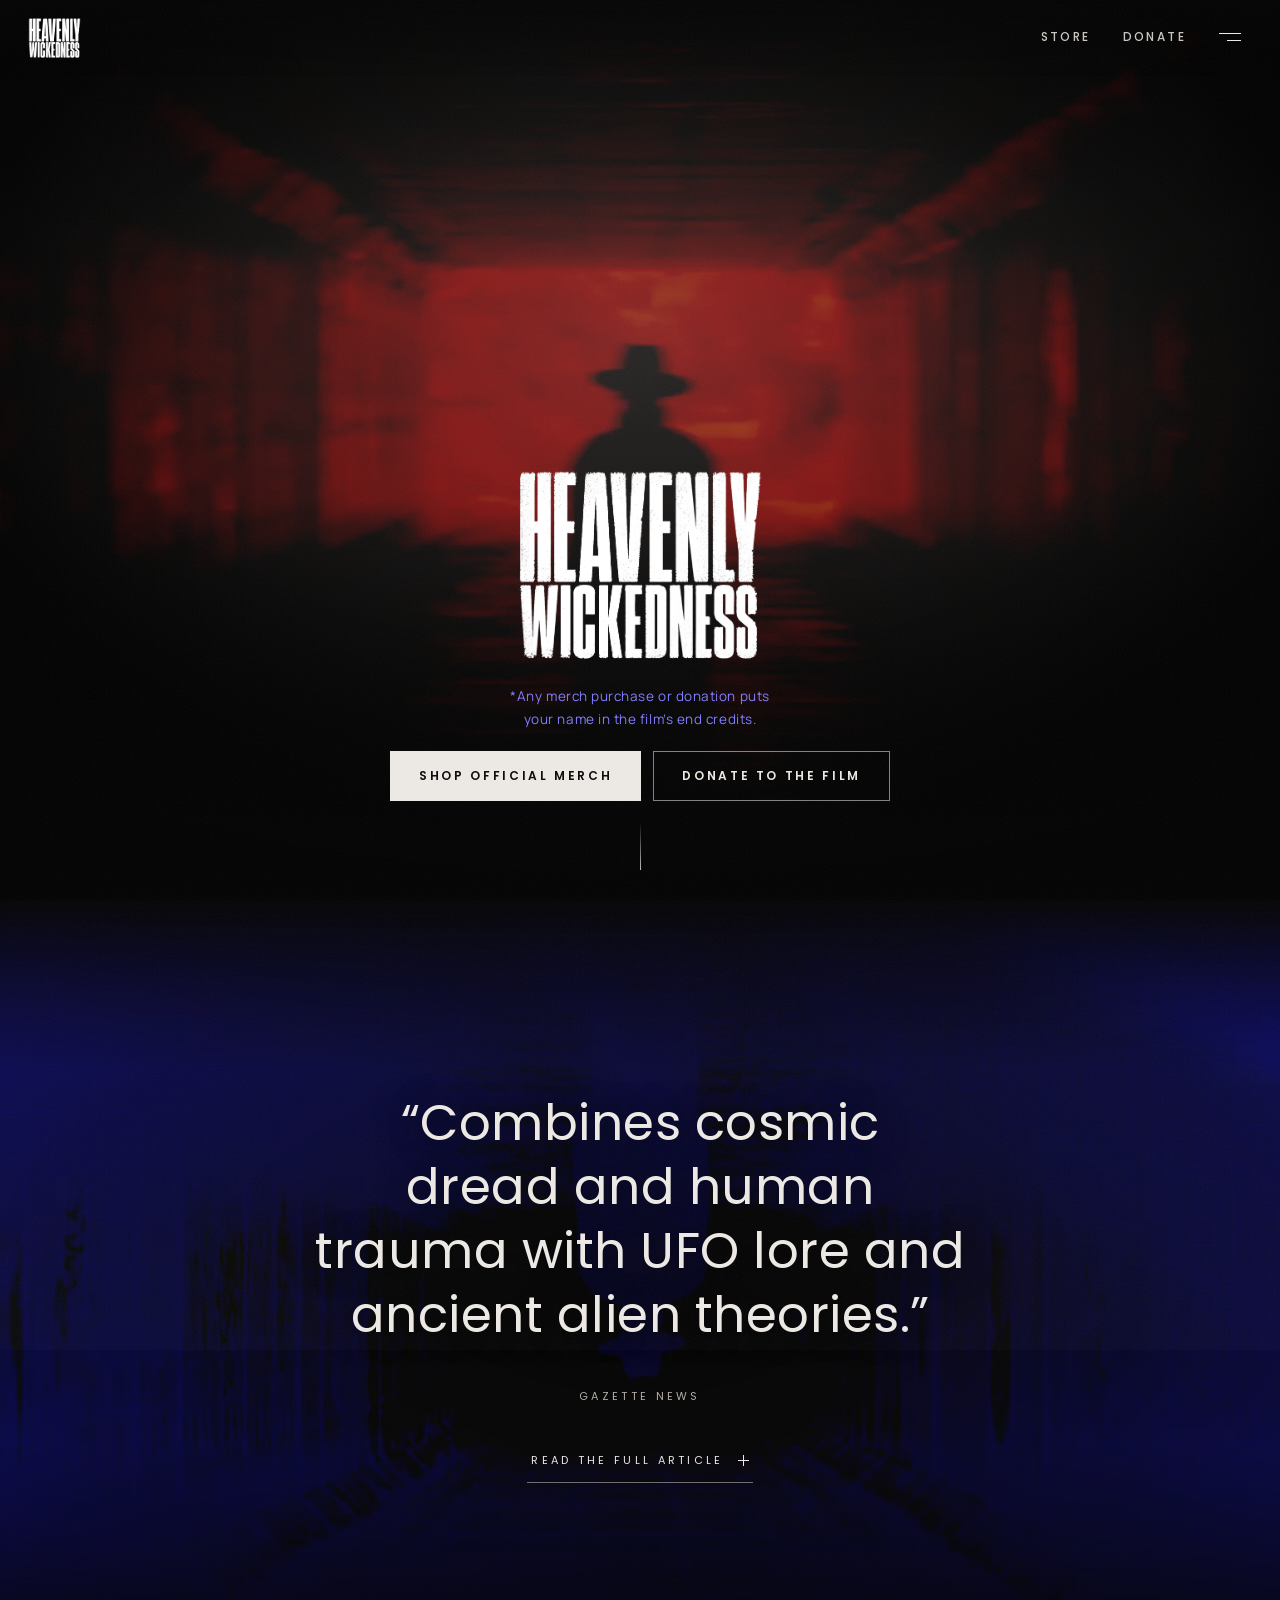
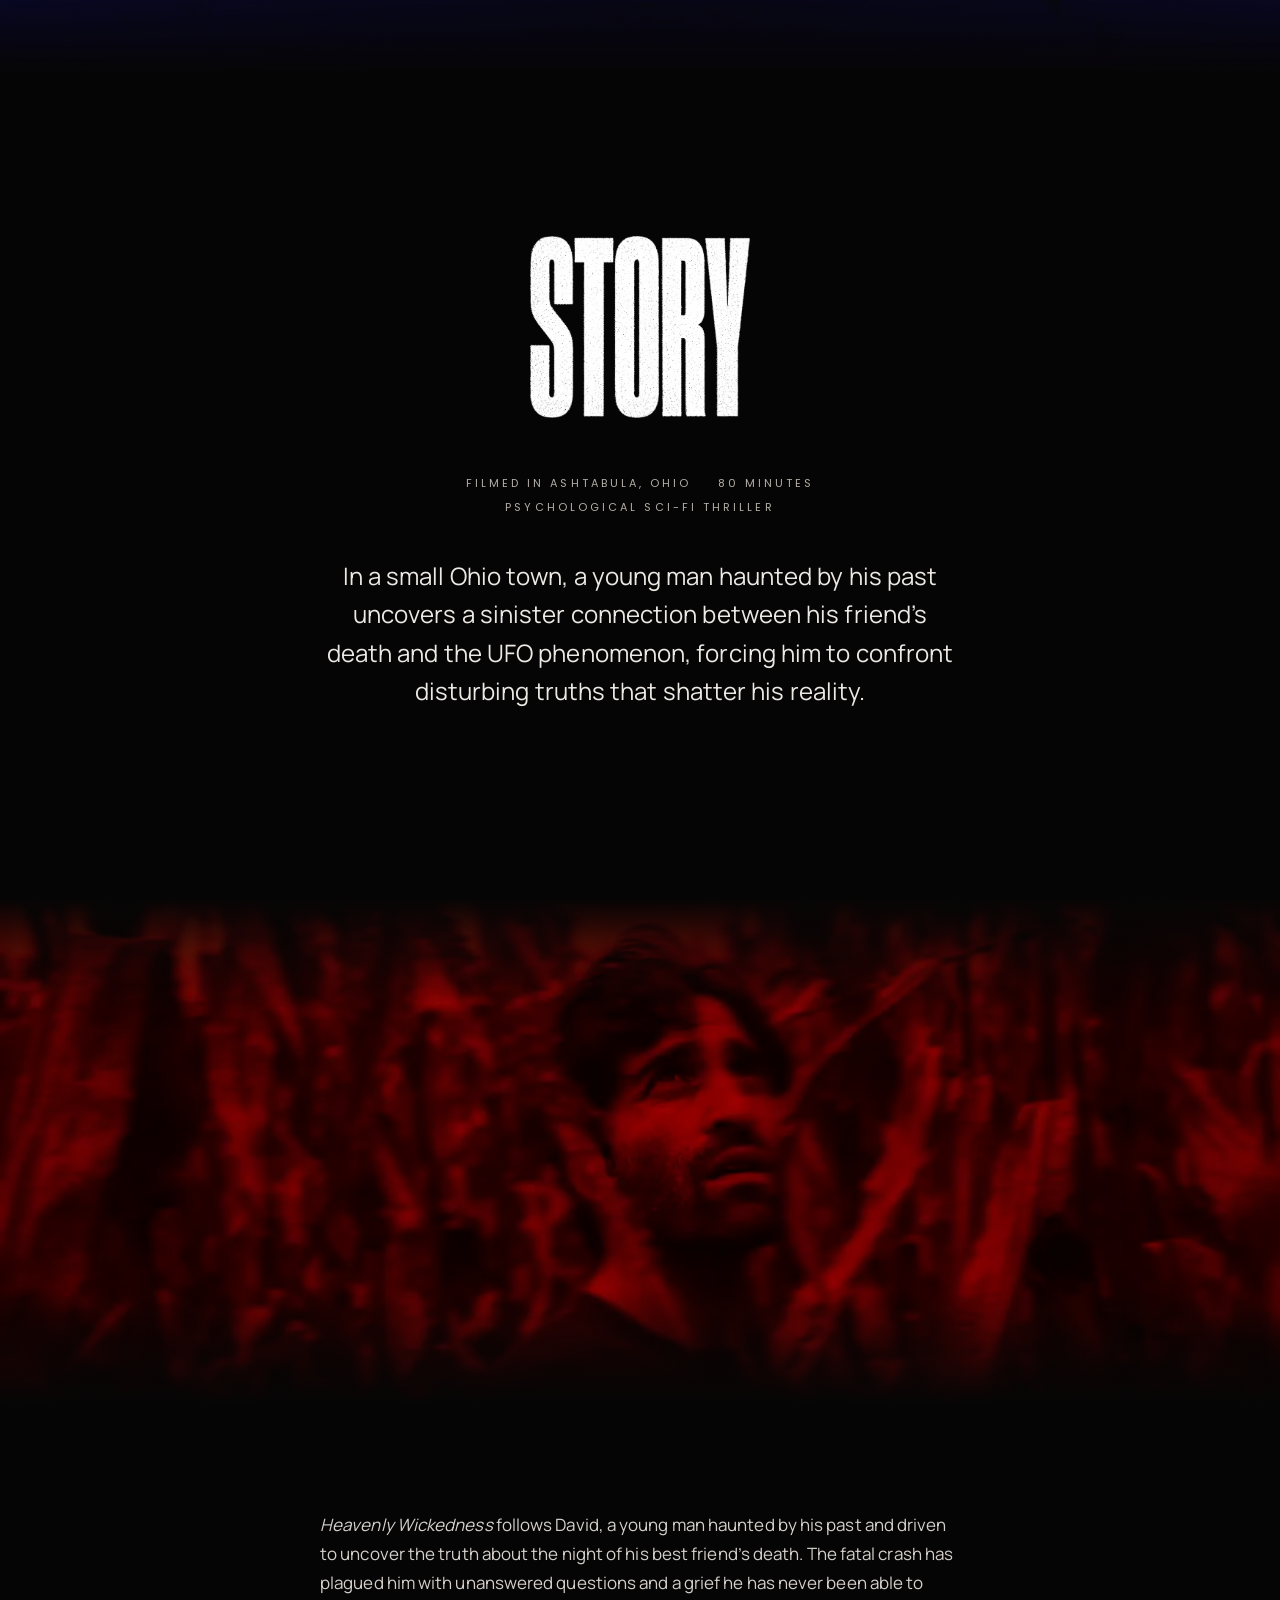
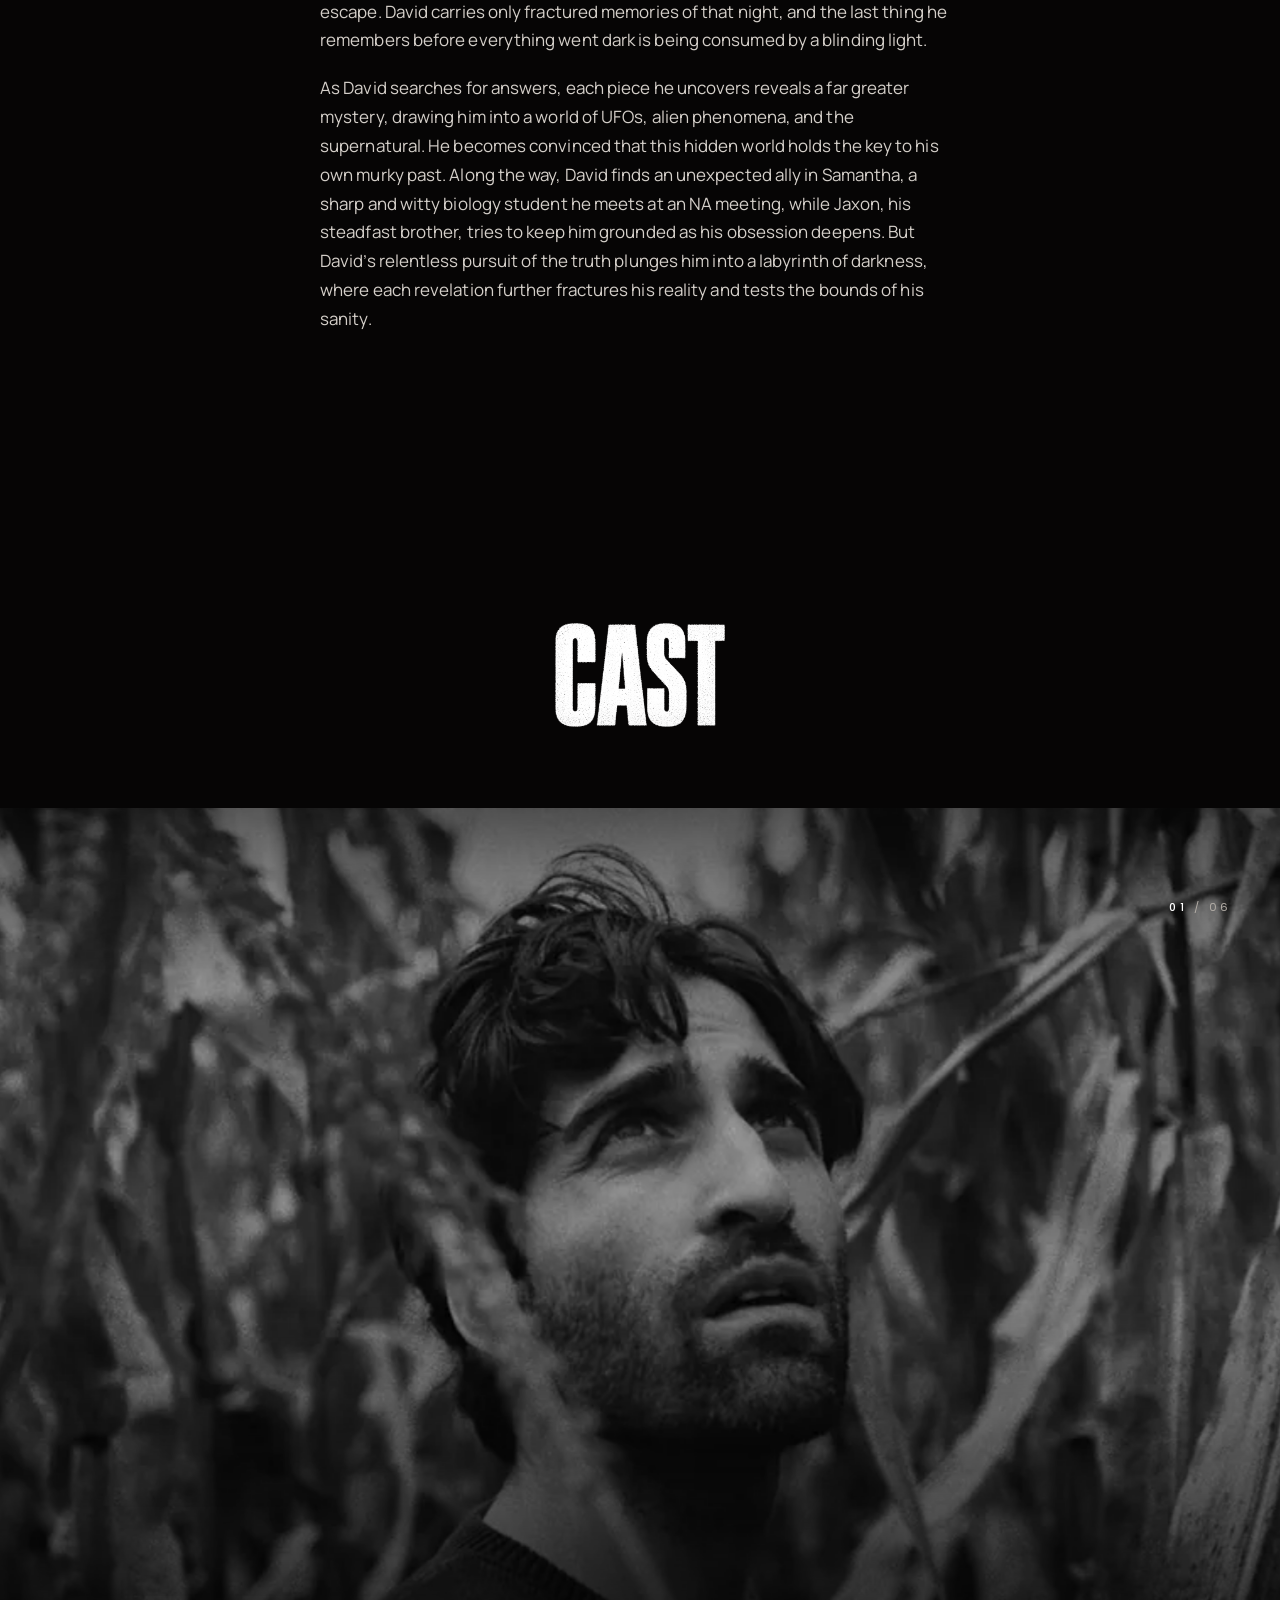
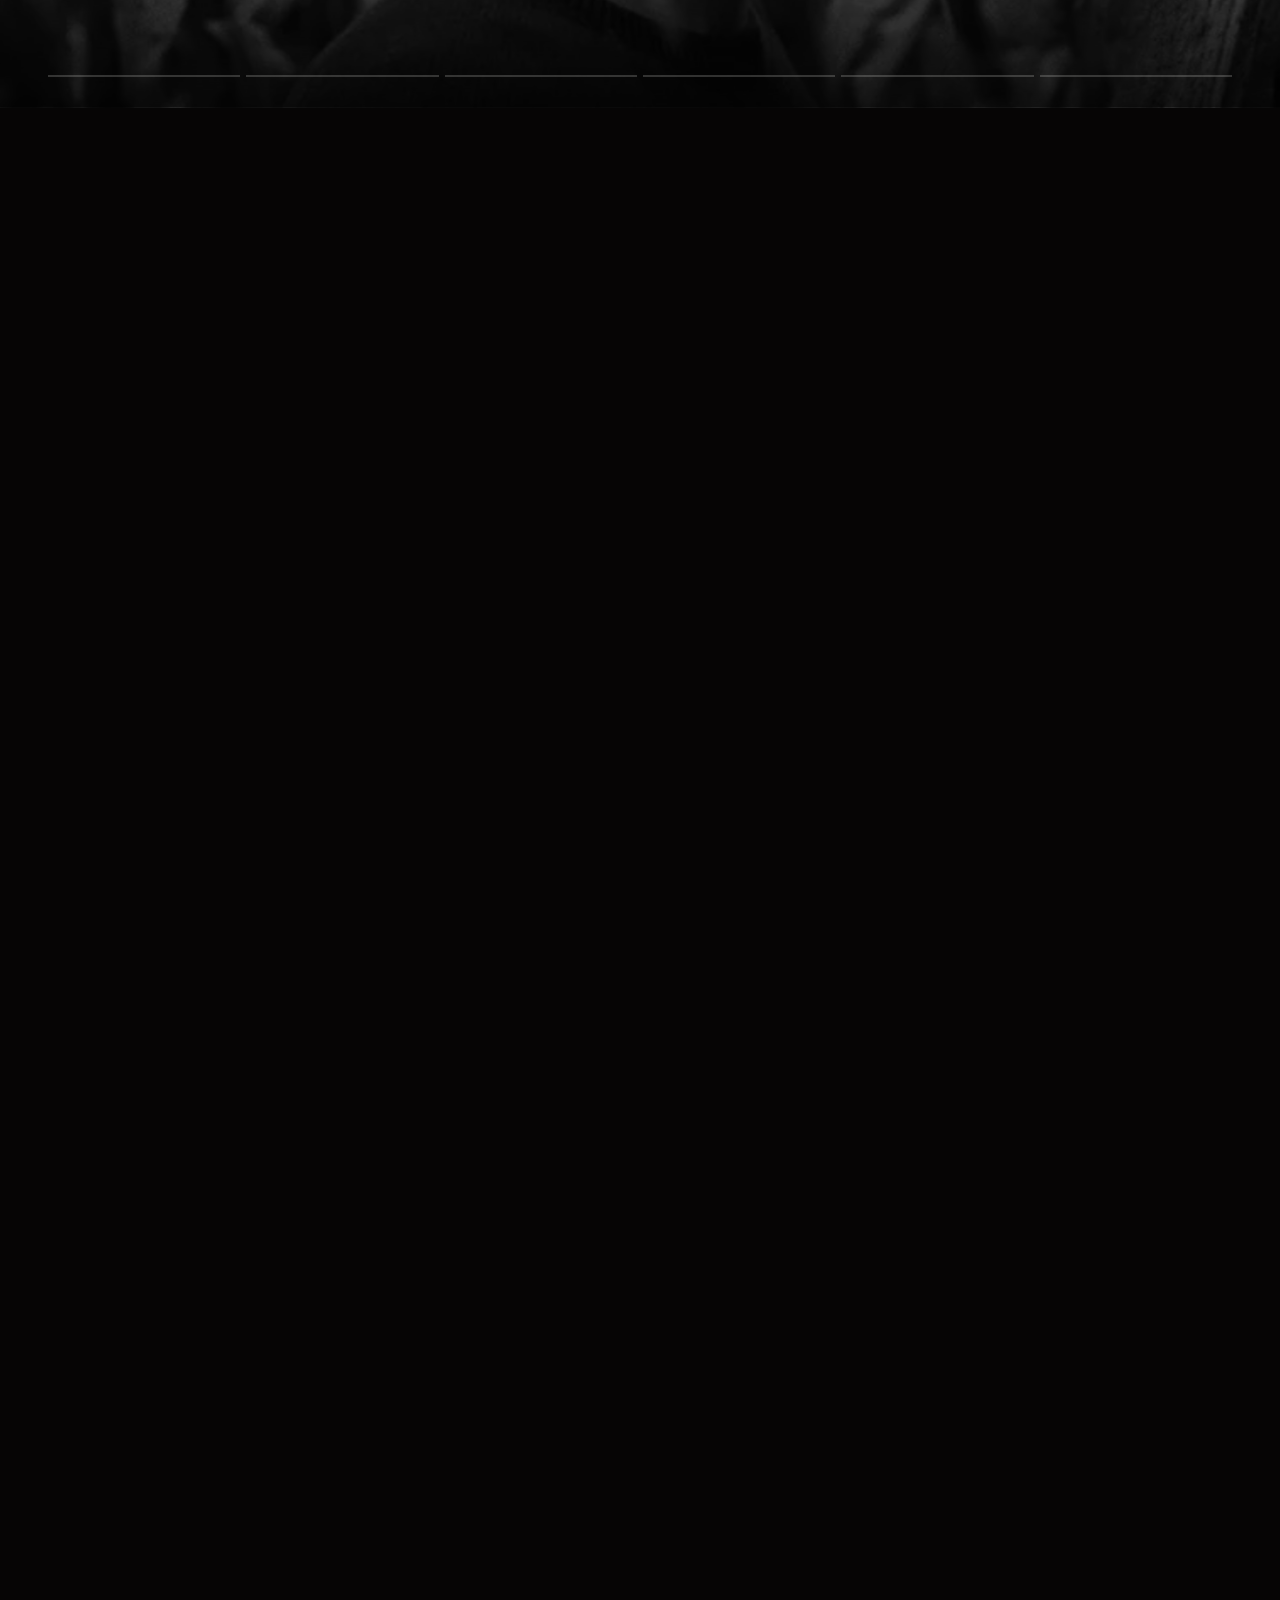
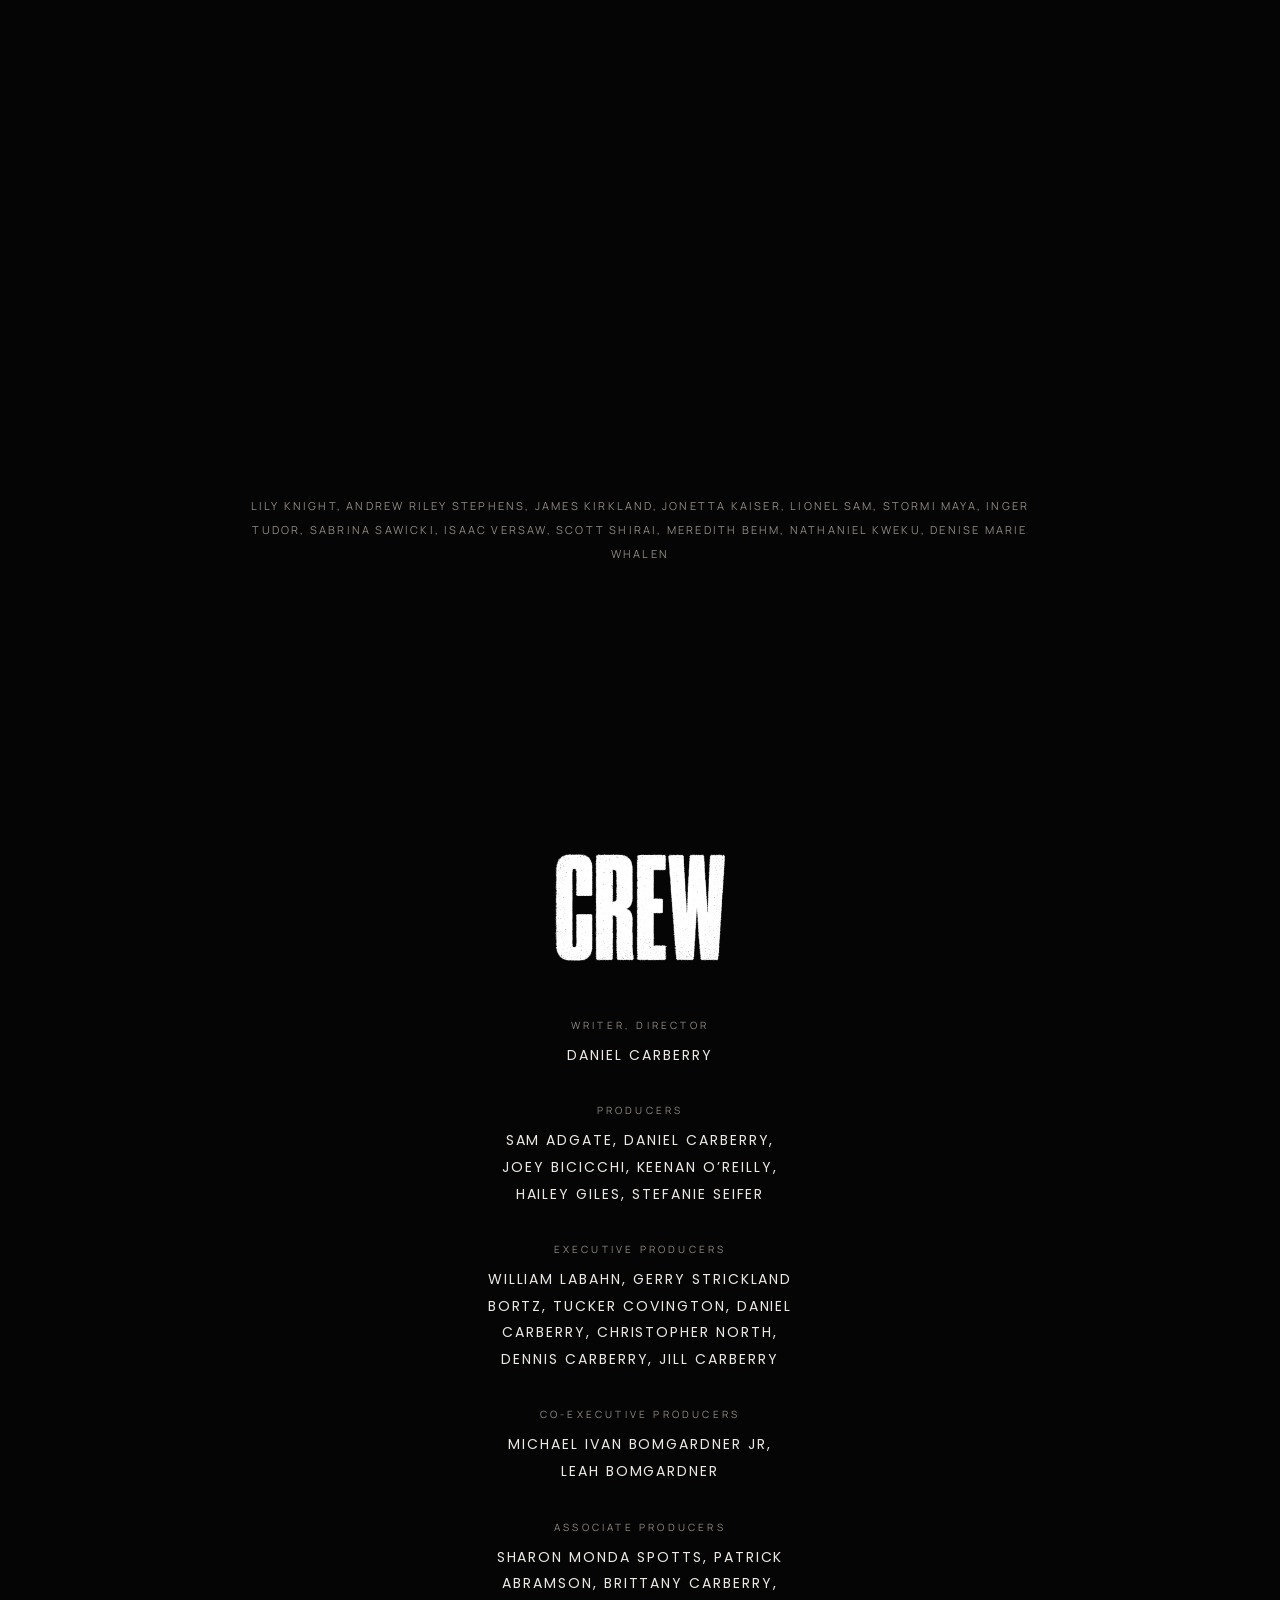
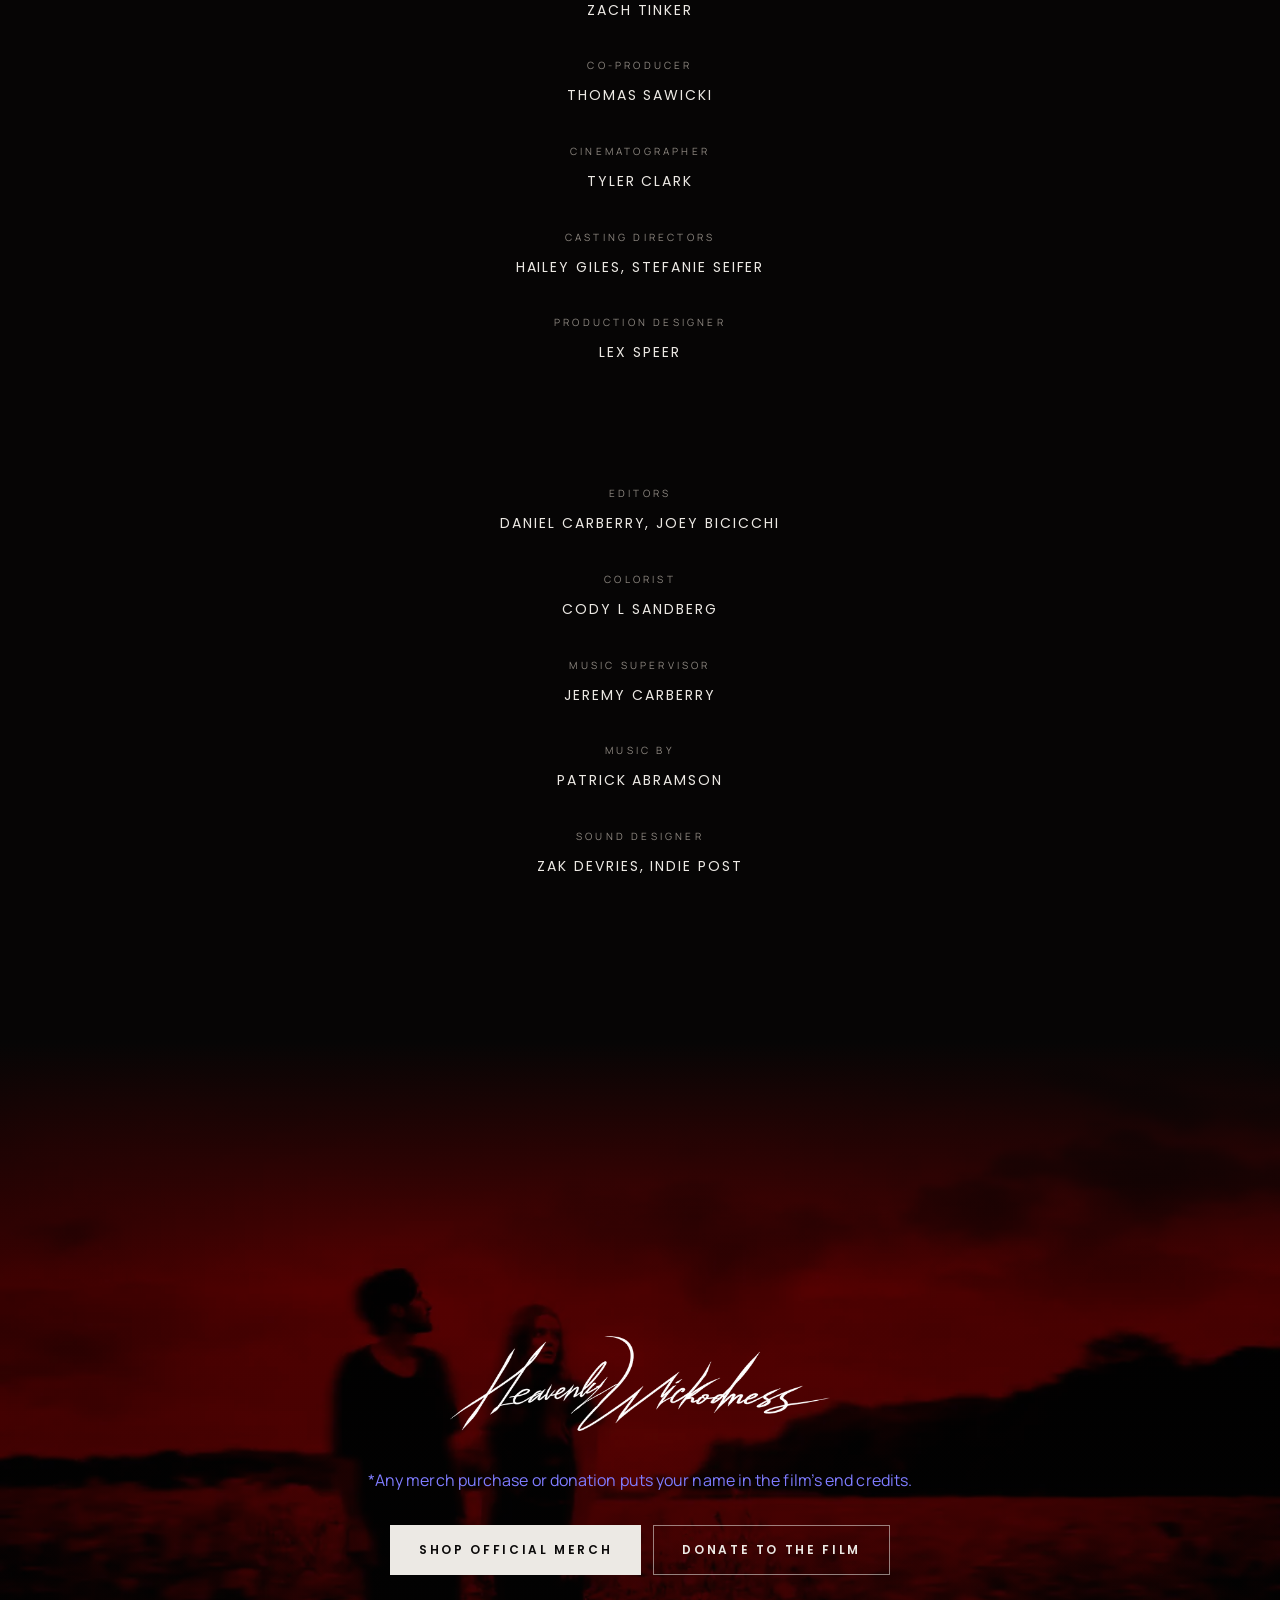
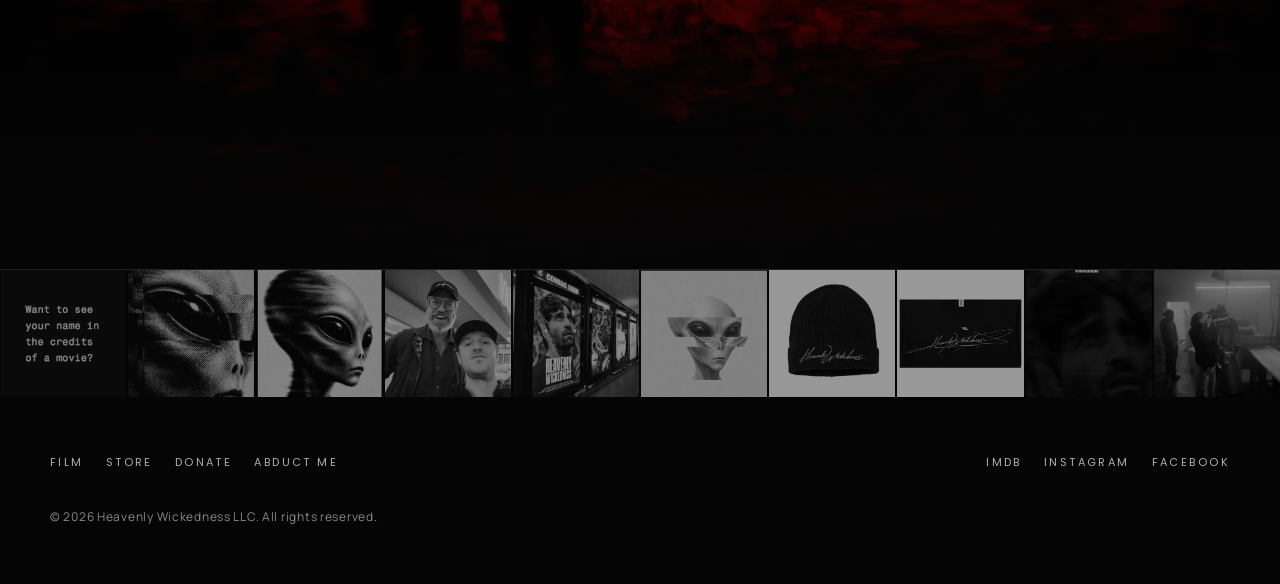
<file: index.html>
<!DOCTYPE html>
<html lang="en-US">
<head>
  <meta charset="utf-8">
  <meta name="viewport" content="width=device-width, initial-scale=1, viewport-fit=cover">
  <meta name="theme-color" content="#060505">
  <title>Heavenly Wickedness | Psychological Sci-Fi Thriller</title>
  <meta name="description" content="Official site for Heavenly Wickedness, a psychological sci-fi thriller about a young man haunted by his past uncovers a sinister link between his friend’s death and the UFO phenomenon.">
  <link rel="canonical" href="https://www.heavenlywickedness.com/">
  <meta property="og:title" content="Heavenly Wickedness | Psychological Sci-Fi Thriller">
  <meta property="og:description" content="Official site for Heavenly Wickedness, a psychological sci-fi thriller about a young man haunted by his past uncovers a sinister link between his friend’s death and the UFO phenomenon.">
  <meta property="og:image" content="https://www.heavenlywickedness.com/assets/og-joey.png">
  <meta name="twitter:card" content="summary_large_image">
  <link rel="icon" href="/assets/logo-mark.png">
  <script>document.documentElement.className="js";</script>
  <link rel="preconnect" href="https://fonts.googleapis.com">
  <link rel="preconnect" href="https://fonts.gstatic.com" crossorigin>
  <link href="https://fonts.googleapis.com/css2?family=Manrope:wght@400;500;600&family=Poppins:wght@400;500;600&display=swap" rel="stylesheet">
  <link rel="stylesheet" href="/css/site.css">
</head>
<body>
<a class="skip" href="#page">Skip to Content</a>
<header class="hdr">
  <a class="hdr-mark" href="/"><img src="/assets/img/wordmark-600.webp" alt="Heavenly Wickedness" width="600" height="457"></a>
  <div class="hdr-right">
    <a class="hdr-link" href="/store/">Store</a><a class="hdr-link" href="/donate/">Donate</a>
    <button class="menu-btn" type="button" aria-label="Open Menu" aria-expanded="false" aria-controls="menu"><span></span><span></span></button>
  </div>
</header>
<div class="menu" id="menu" aria-hidden="true">
  <nav aria-label="Main">
      <a href="/" aria-current="page">Film</a>
      <a href="/store/">Store</a>
      <a href="/donate/">Donate</a>
      <a href="/abductme/">Abduct Me</a>
  </nav>
  <div class="menu-socials">
      <a href="https://www.imdb.com/title/tt32535053/?ref_=ttfc_ov_i" rel="noopener noreferrer" target="_blank">IMDb</a>
      <a href="http://instagram.com/heavenlywickedness" rel="noopener noreferrer" target="_blank">Instagram</a>
      <a href="https://www.facebook.com/profile.php?id=61564948440703" rel="noopener noreferrer" target="_blank">Facebook</a>
  </div>
</div>
<main id="page">

<section class="threshold" aria-label="Heavenly Wickedness">
  <div class="slides" aria-hidden="true">
    <img class="slide" src="/assets/img/hatman-800.webp" srcset="/assets/img/hatman-800.webp 800w, /assets/img/hatman-1400.webp 1400w, /assets/img/hatman-2000.webp 2000w" sizes="100vw" alt="" width="2000" height="1125" fetchpriority="high" decoding="async">
    <img class="slide" src="[data-uri]" data-srcset="/assets/img/redfield-800.webp 800w, /assets/img/redfield-1400.webp 1400w, /assets/img/redfield-2000.webp 2000w" sizes="100vw" alt="" width="2000" height="1373">
    <img class="slide" src="[data-uri]" data-srcset="/assets/img/cornred-800.webp 800w, /assets/img/cornred-1400.webp 1400w, /assets/img/cornred-2000.webp 2000w" sizes="100vw" alt="" width="2000" height="814">
  </div>
  <div class="light" aria-hidden="true"></div>
  <div class="veil" aria-hidden="true"></div>
  <div class="threshold-inner">
    <h1><img class="mark" src="/assets/img/wordmark-600.webp" srcset="/assets/img/wordmark-600.webp 600w, /assets/img/wordmark-1200.webp 1200w" sizes="(min-width: 700px) 520px, 78vw" alt="Heavenly Wickedness" width="1200" height="914" fetchpriority="high"></h1>
    <p class="note">*Any merch purchase or donation puts your name in the film’s end credits.</p>
    <div class="btn-row">
      <a class="btn" href="/store/">Shop Official Merch</a>
      <a class="btn btn-ghost" href="/donate/">Donate to the Film</a>
    </div>
  </div>
  <a class="cue" href="#enter" aria-label="Skip to Content"></a>
</section>

<section class="gazette" id="enter" aria-label="Gazette News">
  <div class="scene gazette-scene scene-video">
    <img class="scene-poster" src="/assets/img/tunnel-poster-960.webp" srcset="/assets/img/tunnel-poster-960.webp 960w, /assets/img/tunnel-poster-1920.webp 1920w" sizes="100vw" alt="" width="1920" height="1080" loading="lazy" decoding="async">
    <video autoplay muted loop playsinline preload="none" width="1920" height="1080" disablepictureinpicture disableremoteplayback tabindex="-1" data-lazy-video>
      <source data-src="/assets/video/tunnel-960.webm" type="video/webm" media="(max-width: 900px)">
      <source data-src="/assets/video/tunnel-960.mp4" type="video/mp4" media="(max-width: 900px)">
      <source data-src="/assets/video/tunnel-1920.webm" type="video/webm">
      <source data-src="/assets/video/tunnel-1920.mp4" type="video/mp4">
    </video>
    <div class="veil" aria-hidden="true"></div>
    <div class="gazette-over">
      <blockquote class="gazette-quote" cite="#gazette-full">
        <p class="quote">“Combines cosmic dread and human trauma with UFO lore and ancient alien theories.”</p>
        <footer class="source">Gazette News</footer>
      </blockquote>
      <button type="button" class="gazette-toggle" aria-expanded="false" aria-controls="gazette-full" data-gazette-toggle><span data-gazette-label>Read the full article</span><i aria-hidden="true"></i></button>
    </div>
  </div>
  <div class="gazette-full" id="gazette-full" data-gazette-full>
    <div class="gazette-inner">
      <div class="read prose">
      <p>What begins with a mysterious fatal car crash takes a troubled man down a rabbit hole of UFOs, supernatural phenomena, theology and questions about his own sanity in “Heavenly Wickedness,” a psychological science-fiction thriller directed by Ashtabula native Daniel Carberry.</p>
      <p>The film follows David (Joey Bicicchi), an intellectually gifted, but troubled man who becomes obsessed with investigating the death of his best friend.</p>
      <p>As his investigation progresses, the boundaries between psychological trauma, supernatural forces and extraterrestrial phenomena become increasingly difficult to distinguish.</p>
      <p>David is an unreliable narrator, and Carberry deliberately keeps the audience guessing. It isn’t until the film’s twist ending that viewers are left to decide whether David has succumbed to delusion, or whether he really was abducted by aliens.</p>
      <p>The film’s title comes from Ephesians 6:12, which speaks of wrestling against “spiritual wickedness in high places.”</p>
      <p>The passage provides a thematic foundation for a story that combines cosmic dread and human trauma with UFO lore and ancient-alien theories.</p>
      <p>For Carberry, however, “Heavenly Wickedness” is also very much a story about home.</p>
      <p>The film was shot in Ashtabula over three seasons beginning in autumn 2023. Carberry joked that filming in his hometown made it easier to get away with some of the things he wanted — or needed — to do to make the story happen.</p>
      <p>The result is a film filled with recognizable Ashtabula landmarks, including the Harbor lift bridge, Walnut Beach and the former UFO gas station at the Five Points intersection. At one point, David even wears an old Harbor High Mariners T-shirt.</p>
      <p>Carberry describes the project in part as a “love letter” to his hometown.</p>
      <p>That local connection is set against a story dealing with considerably darker subjects, including substance use and recovery, mental illness and the breakdown of relationships. Those themes provide much of the film’s emotional foundation, while the UFO and theological elements supply its mystery.</p>
      <p>Carberry said he decided to write and shoot “Heavenly Wickedness” in 2020 after spending 15 years shooting short films and music videos in Los Angeles.</p>
      <p>The film’s biblical references are unusually substantial for a science-fiction thriller, but they are woven into the story rather than presented as exposition. Viewers familiar with Scripture and theology may find additional layers of foreshadowing and meaning, while those less familiar with the material can follow the story without needing to understand every reference.</p>
      <p>The film’s tight pacing also helps balance its disparate elements. The story moves steadily without feeling rushed, while the chemistry among the actors gives the characters’ relationships enough weight to make their conflicts and eventual resolutions matter. The first private screening of the mostly finished movie was held Saturday, Sept. 12, at 6 p.m. at J-PAL Cinemas. A question-and-answer session with Carberry followed at 8 p.m. at the Riverbend Hotel.</p>
      </div>
    </div>
  </div>
</section>

<section class="passage center" aria-labelledby="story-h">
  <div class="read">
    <h2 id="story-h" class="sr">Story</h2>
    <img class="label" src="/assets/img/label-story-600.webp" alt="STORY" width="600" height="495" loading="lazy" data-reveal="fade">
    <ul class="meta" data-reveal>
      <li>Filmed in Ashtabula, Ohio</li>
      <li>80 Minutes</li>
      <li>Psychological Sci-Fi Thriller</li>
    </ul>
    <p class="lede" data-reveal>In a small Ohio town, a young man haunted by his past uncovers a sinister connection between his friend’s death and the UFO phenomenon, forcing him to confront disturbing truths that shatter his reality.</p>
  </div>
</section>

<div class="scene short" aria-hidden="true">
  <img src="/assets/img/cornred-800.webp" srcset="/assets/img/cornred-800.webp 800w, /assets/img/cornred-1400.webp 1400w, /assets/img/cornred-2000.webp 2000w" sizes="100vw" alt="" width="2000" height="814" loading="lazy" decoding="async">
  <div class="veil"></div>
</div>

<section class="passage tight">
  <div class="read prose">
    <p data-reveal><em>Heavenly Wickedness</em> follows David, a young man haunted by his past and driven to uncover the truth about the night of his best friend’s death. The fatal crash has plagued him with unanswered questions and a grief he has never been able to escape. David carries only fractured memories of that night, and the last thing he remembers before everything went dark is being consumed by a blinding light.</p>
      <p data-reveal>As David searches for answers, each piece he uncovers reveals a far greater mystery, drawing him into a world of UFOs, alien phenomena, and the supernatural. He becomes convinced that this hidden world holds the key to his own murky past. Along the way, David finds an unexpected ally in Samantha, a sharp and witty biology student he meets at an NA meeting, while Jaxon, his steadfast brother, tries to keep him grounded as his obsession deepens. But David’s relentless pursuit of the truth plunges him into a labyrinth of darkness, where each revelation further fractures his reality and tests the bounds of his sanity.</p>
  </div>
</section>

<section class="cast" aria-labelledby="cast-h" data-cast style="--n:6">
  <div class="cast-intro">
    <h2 id="cast-h" class="sr">Cast</h2>
    <img class="label sm" src="/assets/img/label-cast-600.webp" alt="" width="600" height="367" loading="lazy" data-reveal="fade">
  </div>
  <div class="cast-track">
    <div class="cast-pin">
      <ol class="cast-frames">
        <li class="cast-frame cast-joey side-l" data-cast-frame>
          <picture>
            <source media="(orientation: portrait)" srcset="/assets/img/cast-joey-thumb-450.webp 450w, /assets/img/cast-joey-thumb-900.webp 764w" sizes="100vw">
            <img class="cast-img" src="/assets/img/poster-joey-800.webp" srcset="/assets/img/poster-joey-800.webp 800w, /assets/img/poster-joey-1400.webp 1400w, /assets/img/poster-joey-2000.webp 1800w" sizes="100vw" alt="Joey Bicicchi as David Miller" width="1800" height="733" loading="lazy" decoding="async" style="object-position:56% 30%">
          </picture>
          <div class="cast-shade" aria-hidden="true"></div>
          <div class="cast-who">
            <span class="cast-no" aria-hidden="true">01</span>
            <h3 class="cast-name"><span class="ln"><span>Joey</span></span> <span class="ln"><span>Bicicchi</span></span></h3>
            <p class="cast-role"><span class="sr">as </span>David Miller</p>
          </div>
        </li>
        <li class="cast-frame cast-samantha side-l" data-cast-frame>
          <picture>
            <source media="(orientation: portrait)" srcset="/assets/img/cast-samantha-thumb-450.webp 450w, /assets/img/cast-samantha-thumb-900.webp 900w, /assets/img/cast-samantha-thumb-1500.webp 1500w" sizes="100vw">
            <img class="cast-img" src="/assets/img/cast-samantha-600.webp" srcset="/assets/img/cast-samantha-600.webp 600w, /assets/img/cast-samantha-1000.webp 1000w, /assets/img/cast-samantha-1800.webp 1800w" sizes="100vw" alt="Abigail Cowen as Samantha Maxwell" width="1800" height="1235" loading="lazy" decoding="async" style="object-position:50% 30%">
          </picture>
          <div class="cast-shade" aria-hidden="true"></div>
          <div class="cast-who">
            <span class="cast-no" aria-hidden="true">02</span>
            <h3 class="cast-name"><span class="ln"><span>Abigail</span></span> <span class="ln"><span>Cowen</span></span></h3>
            <p class="cast-role"><span class="sr">as </span>Samantha Maxwell</p>
          </div>
        </li>
        <li class="cast-frame cast-coach side-l" data-cast-frame>
          <picture>
            <source media="(orientation: portrait)" srcset="/assets/img/cast-coach-thumb-450.webp 450w, /assets/img/cast-coach-thumb-900.webp 900w, /assets/img/cast-coach-thumb-1500.webp 1500w" sizes="100vw">
            <img class="cast-img" src="/assets/img/cast-coach-600.webp" srcset="/assets/img/cast-coach-600.webp 600w, /assets/img/cast-coach-1000.webp 1000w, /assets/img/cast-coach-1800.webp 1800w" sizes="100vw" alt="Mason Versaw as Jaxon Miller" width="1800" height="757" loading="lazy" decoding="async" style="object-position:75% 40%">
          </picture>
          <div class="cast-shade" aria-hidden="true"></div>
          <div class="cast-who">
            <span class="cast-no" aria-hidden="true">03</span>
            <h3 class="cast-name"><span class="ln"><span>Mason</span></span> <span class="ln"><span>Versaw</span></span></h3>
            <p class="cast-role"><span class="sr">as </span>Jaxon Miller</p>
          </div>
        </li>
        <li class="cast-frame cast-jaxon side-r" data-cast-frame>
          <picture>
            <source media="(orientation: portrait)" srcset="/assets/img/cast-jaxon-thumb-450.webp 450w, /assets/img/cast-jaxon-thumb-900.webp 900w, /assets/img/cast-jaxon-thumb-1500.webp 1500w" sizes="100vw">
            <img class="cast-img" src="/assets/img/cast-jaxon-600.webp" srcset="/assets/img/cast-jaxon-600.webp 600w, /assets/img/cast-jaxon-1000.webp 1000w, /assets/img/cast-jaxon-1800.webp 1800w" sizes="100vw" alt="François Chau as Coach Evans" width="1800" height="948" loading="lazy" decoding="async" style="object-position:0% 35%">
          </picture>
          <div class="cast-shade" aria-hidden="true"></div>
          <div class="cast-who">
            <span class="cast-no" aria-hidden="true">04</span>
            <h3 class="cast-name"><span class="ln"><span>François</span></span> <span class="ln"><span>Chau</span></span></h3>
            <p class="cast-role"><span class="sr">as </span>Coach Evans</p>
          </div>
        </li>
        <li class="cast-frame cast-larson side-l" data-cast-frame>
          <picture>
            <source media="(orientation: portrait)" srcset="/assets/img/cast-larson-thumb-450.webp 450w, /assets/img/cast-larson-thumb-900.webp 900w, /assets/img/cast-larson-thumb-1500.webp 1500w" sizes="100vw">
            <img class="cast-img" src="/assets/img/cast-larson-600.webp" srcset="/assets/img/cast-larson-600.webp 600w, /assets/img/cast-larson-1000.webp 1000w, /assets/img/cast-larson-1800.webp 1800w" sizes="100vw" alt="Michael Buscemi as Mr. Larson" width="1800" height="1235" loading="lazy" decoding="async" style="object-position:58% 45%">
          </picture>
          <div class="cast-shade" aria-hidden="true"></div>
          <div class="cast-who">
            <span class="cast-no" aria-hidden="true">05</span>
            <h3 class="cast-name"><span class="ln"><span>Michael</span></span> <span class="ln"><span>Buscemi</span></span></h3>
            <p class="cast-role"><span class="sr">as </span>Mr. Larson</p>
          </div>
        </li>
        <li class="cast-frame cast-mike side-r" data-cast-frame>
          <picture>
            <source media="(orientation: portrait)" srcset="/assets/img/cast-mike-thumb-450.webp 450w, /assets/img/cast-mike-thumb-900.webp 900w, /assets/img/cast-mike-thumb-1500.webp 1500w" sizes="100vw">
            <img class="cast-img" src="/assets/img/cast-mike-600.webp" srcset="/assets/img/cast-mike-600.webp 600w, /assets/img/cast-mike-1000.webp 1000w, /assets/img/cast-mike-1800.webp 1800w" sizes="100vw" alt="Bryant Carroll as Mike" width="1800" height="948" loading="lazy" decoding="async" style="object-position:100% 35%">
          </picture>
          <div class="cast-shade" aria-hidden="true"></div>
          <div class="cast-who">
            <span class="cast-no" aria-hidden="true">06</span>
            <h3 class="cast-name"><span class="ln"><span>Bryant</span></span> <span class="ln"><span>Carroll</span></span></h3>
            <p class="cast-role"><span class="sr">as </span>Mike</p>
          </div>
        </li>
      </ol>
      <div class="cast-hud" aria-hidden="true"><span class="cast-count"><b data-cast-now>01</b> / 06</span></div>
      <nav class="cast-ticks" aria-label="Cast">
        <button type="button" class="cast-tick" data-cast-go="0" aria-label="Joey Bicicchi as David Miller"><span></span></button>
        <button type="button" class="cast-tick" data-cast-go="1" aria-label="Abigail Cowen as Samantha Maxwell"><span></span></button>
        <button type="button" class="cast-tick" data-cast-go="2" aria-label="Mason Versaw as Jaxon Miller"><span></span></button>
        <button type="button" class="cast-tick" data-cast-go="3" aria-label="François Chau as Coach Evans"><span></span></button>
        <button type="button" class="cast-tick" data-cast-go="4" aria-label="Michael Buscemi as Mr. Larson"><span></span></button>
        <button type="button" class="cast-tick" data-cast-go="5" aria-label="Bryant Carroll as Mike"><span></span></button>
      </nav>
    </div>
  </div>
  <div class="wrap">
    <p class="ensemble" data-reveal>Lily Knight, Andrew Riley Stephens, James Kirkland, Jonetta Kaiser, Lionel Sam, Stormi Maya, Inger Tudor, Sabrina Sawicki, Isaac Versaw, Scott Shirai, Meredith Behm, Nathaniel Kweku, Denise Marie Whalen</p>
  </div>
</section>

<section class="passage" aria-labelledby="crew-h">
  <div class="read">
    <h2 id="crew-h" class="sr">Crew</h2>
    <img class="label sm invert" src="/assets/img/label-crew-600.webp" alt="CREW" width="600" height="376" loading="lazy" data-reveal="fade">
    <dl class="credits">
      <div data-reveal><dt>Writer, Director</dt><dd>Daniel Carberry</dd></div>
      <div data-reveal><dt>Producers</dt><dd>Sam Adgate, Daniel Carberry, Joey Bicicchi, Keenan O’Reilly, Hailey Giles, Stefanie Seifer</dd></div>
      <div data-reveal><dt>Executive Producers</dt><dd>William Labahn, Gerry Strickland Bortz, Tucker Covington, Daniel Carberry, Christopher North, Dennis Carberry, Jill Carberry</dd></div>
      <div data-reveal><dt>Co-Executive Producers</dt><dd>Michael Ivan Bomgardner Jr, Leah Bomgardner</dd></div>
      <div data-reveal><dt>Associate Producers</dt><dd>Sharon Monda Spotts, Patrick Abramson, Brittany Carberry, Zach Tinker</dd></div>
      <div data-reveal><dt>Co-Producer</dt><dd>Thomas Sawicki</dd></div>
      <div data-reveal><dt>Cinematographer</dt><dd>Tyler Clark</dd></div>
      <div data-reveal><dt>Casting Directors</dt><dd>Hailey Giles, Stefanie Seifer</dd></div>
      <div data-reveal><dt>Production Designer</dt><dd>Lex Speer</dd></div>
      <div data-reveal><dt>Costume Designer</dt><dd>Nicholas Sauer</dd></div>
      <div data-reveal><dt>Editors</dt><dd>Daniel Carberry, Joey Bicicchi</dd></div>
      <div data-reveal><dt>Colorist</dt><dd>Cody L Sandberg</dd></div>
      <div data-reveal><dt>Music Supervisor</dt><dd>Jeremy Carberry</dd></div>
      <div data-reveal><dt>Music By</dt><dd>Patrick Abramson</dd></div>
      <div data-reveal><dt>Sound Designer</dt><dd>Zak DeVries, Indie Post</dd></div>
    </dl>
  </div>
</section>

<section class="ask">
  <img src="/assets/img/redpair-800.webp" srcset="/assets/img/redpair-800.webp 800w, /assets/img/redpair-1400.webp 1400w, /assets/img/redpair-2000.webp 2000w" sizes="100vw" alt="" width="2000" height="1374" loading="lazy" decoding="async">
  <div class="veil" aria-hidden="true"></div>
  <div class="ask-inner" data-reveal>
    <img class="sig" src="/assets/img/signature-600.webp" srcset="/assets/img/signature-600.webp 600w, /assets/img/signature-1200.webp 1200w" sizes="380px" alt="Heavenly Signature" width="1200" height="302" loading="lazy">
    <p class="note">*Any merch purchase or donation puts your name in the film’s end credits.</p>
    <div class="btn-row">
      <a class="btn" href="/store/">Shop Official Merch</a>
      <a class="btn btn-ghost" href="/donate/">Donate to the Film</a>
    </div>
  </div>
</section>

</main>
<footer class="ftr">
  <div class="ig">
    <a href="https://www.instagram.com/p/DfhvP5kkWOf/" rel="noopener noreferrer" target="_blank" aria-label="Instagram post: Any donation or merch purchase earns your name in the end credits of the film."><img src="/assets/img/ig-01-400.webp" alt="Any donation or merch purchase earns your name in the end credits of the film." width="400" height="400" loading="lazy" decoding="async"></a>
    <a href="https://www.instagram.com/p/DfJZO4rRqHn/" rel="noopener noreferrer" target="_blank" aria-label="Instagram post"><img src="/assets/img/ig-02-400.webp" alt="" width="400" height="400" loading="lazy" decoding="async"></a>
    <a href="https://www.instagram.com/p/DexC-eWmUae/" rel="noopener noreferrer" target="_blank" aria-label="Instagram post: eNtEr tHe uKnowN"><img src="/assets/img/ig-03-400.webp" alt="eNtEr tHe uKnowN" width="400" height="400" loading="lazy" decoding="async"></a>
    <a href="https://www.instagram.com/p/DeshclaIoE8/" rel="noopener noreferrer" target="_blank" aria-label="Instagram post: Dallas private screening"><img src="/assets/img/ig-04-400.webp" alt="Dallas private screening" width="400" height="400" loading="lazy" decoding="async"></a>
    <a href="https://www.instagram.com/p/Dd9VNlcR0Wg/" rel="noopener noreferrer" target="_blank" aria-label="Instagram post: Who’s coming tomorrow to our Dallas private screening?"><img src="/assets/img/ig-05-400.webp" alt="Who’s coming tomorrow to our Dallas private screening?" width="400" height="400" loading="lazy" decoding="async"></a>
    <a href="https://www.instagram.com/p/Dd21467NUJN/" rel="noopener noreferrer" target="_blank" aria-label="Instagram post: Alien Identity Crisis"><img src="/assets/img/ig-06-400.webp" alt="Alien Identity Crisis" width="400" height="400" loading="lazy" decoding="async"></a>
    <a href="https://www.instagram.com/p/Ddu-yXlkbfa/" rel="noopener noreferrer" target="_blank" aria-label="Instagram post: Claim Your Artifact"><img src="/assets/img/ig-07-400.webp" alt="Claim Your Artifact" width="400" height="400" loading="lazy" decoding="async"></a>
    <a href="https://www.instagram.com/p/Dc-bOg5kX-A/" rel="noopener noreferrer" target="_blank" aria-label="Instagram post: Heavenly Signature tee is landing on doorsteps."><img src="/assets/img/ig-08-400.webp" alt="Heavenly Signature tee is landing on doorsteps." width="400" height="400" loading="lazy" decoding="async"></a>
    <a href="https://www.instagram.com/p/Dc7DSa4D_wz/" rel="noopener noreferrer" target="_blank" aria-label="Instagram post: Be part of the story"><img src="/assets/img/ig-09-400.webp" alt="Be part of the story" width="400" height="400" loading="lazy" decoding="async"></a>
    <a href="https://www.instagram.com/reel/DfNxWx1p_vG/" rel="noopener noreferrer" target="_blank" aria-label="Instagram post: BTS The making of Heavenly Wickedness"><img src="/assets/img/ig-10-400.webp" alt="BTS The making of Heavenly Wickedness" width="400" height="400" loading="lazy" decoding="async"></a>
  </div>
  <div class="wrap">
    <div class="ftr-row">
      <nav class="ftr-links" aria-label="Footer"><a href="/">Film</a><a href="/store/">Store</a><a href="/donate/">Donate</a><a href="/abductme/">Abduct Me</a></nav>
      <div class="socials">
      <a href="https://www.imdb.com/title/tt32535053/?ref_=ttfc_ov_i" rel="noopener noreferrer" target="_blank">IMDb</a>
      <a href="http://instagram.com/heavenlywickedness" rel="noopener noreferrer" target="_blank">Instagram</a>
      <a href="https://www.facebook.com/profile.php?id=61564948440703" rel="noopener noreferrer" target="_blank">Facebook</a>
      </div>
    </div>
    <p class="copy">© 2026 Heavenly Wickedness LLC. All rights reserved.</p>
  </div>
</footer>
<script src="/js/site.js" defer></script>
</body>
</html>
</file>
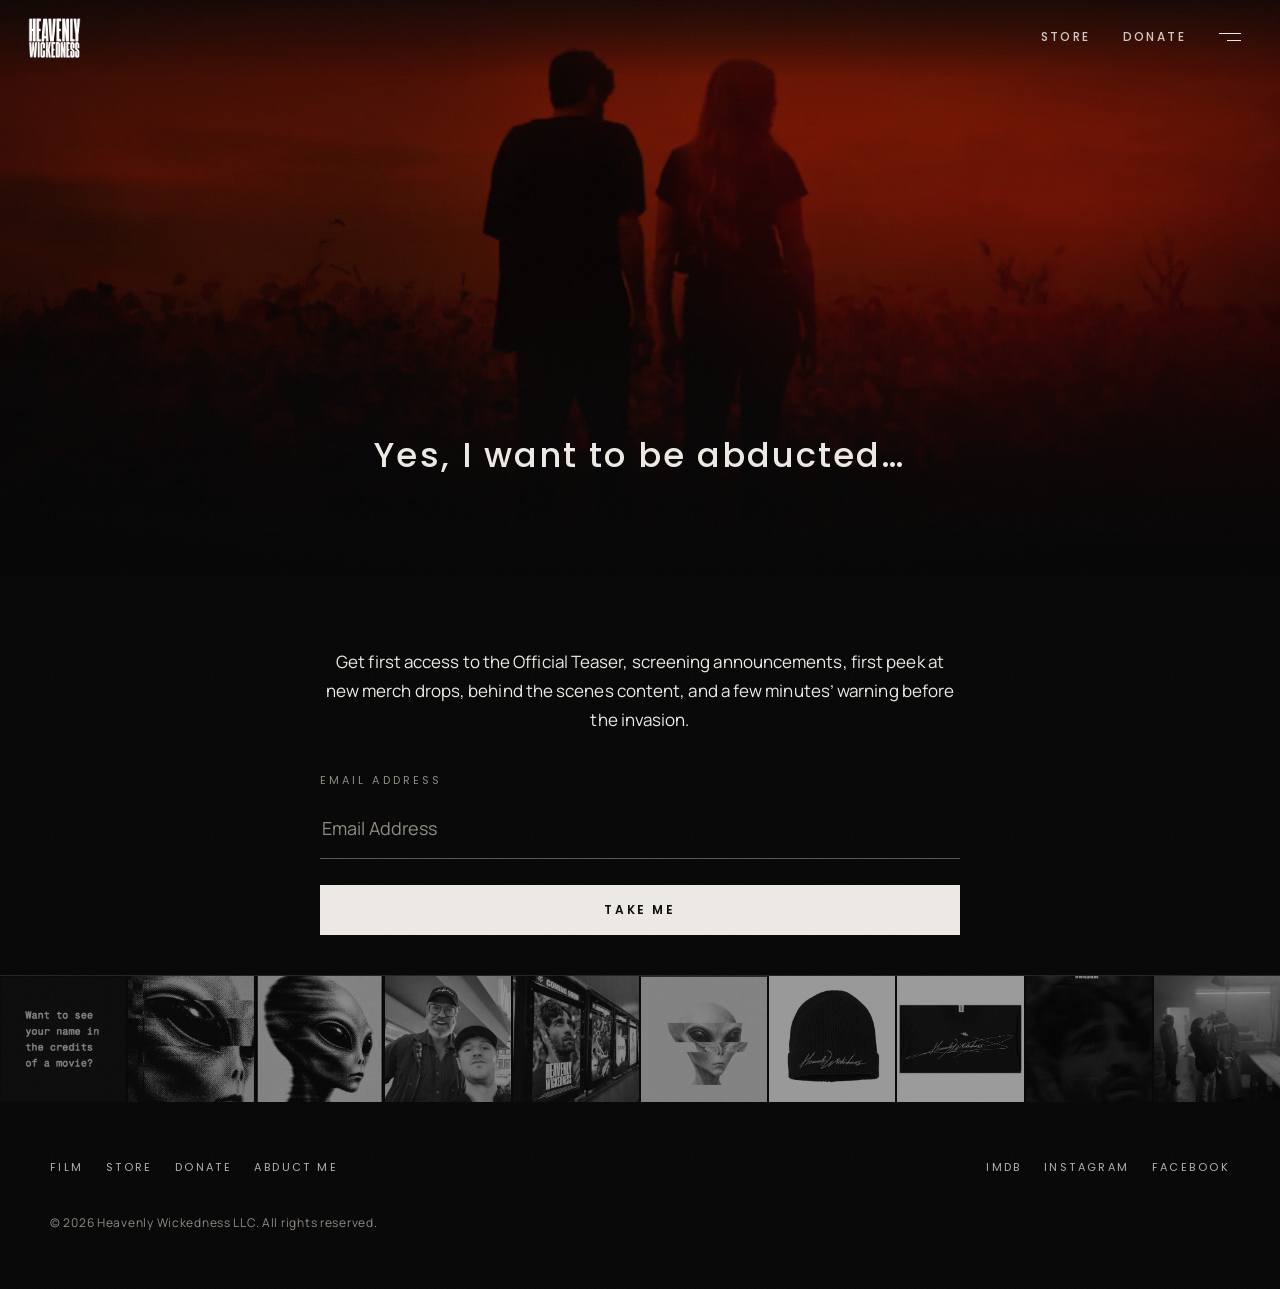
<file: abductme/index.html>
<!DOCTYPE html>
<html lang="en-US">
<head>
  <meta charset="utf-8">
  <meta name="viewport" content="width=device-width, initial-scale=1, viewport-fit=cover">
  <meta name="theme-color" content="#060505">
  <title>Abduct Me | Transmission | Join the Experience — Heavenly Wickedness</title>
  <meta name="description" content="Join the Heavenly Wickedness list for first access to the official teaser, screening updates, limited-edition merch, unseen content, and behind-the-scenes footage.">
  <link rel="canonical" href="https://www.heavenlywickedness.com/abductme/">
  <meta property="og:title" content="Abduct Me | Transmission | Join the Experience — Heavenly Wickedness">
  <meta property="og:description" content="Join the Heavenly Wickedness list for first access to the official teaser, screening updates, limited-edition merch, unseen content, and behind-the-scenes footage.">
  <meta property="og:image" content="https://www.heavenlywickedness.com/assets/red-title.png">
  <meta name="twitter:card" content="summary_large_image">
  <link rel="icon" href="/assets/logo-mark.png">
  <script>document.documentElement.className="js";</script>
  <link rel="preconnect" href="https://fonts.googleapis.com">
  <link rel="preconnect" href="https://fonts.gstatic.com" crossorigin>
  <link href="https://fonts.googleapis.com/css2?family=Manrope:wght@400;500;600&family=Poppins:wght@400;500;600&display=swap" rel="stylesheet">
  <link rel="stylesheet" href="/css/site.css">
</head>
<body>
<a class="skip" href="#page">Skip to Content</a>
<header class="hdr">
  <a class="hdr-mark" href="/"><img src="/assets/img/wordmark-600.webp" alt="Heavenly Wickedness" width="600" height="457"></a>
  <div class="hdr-right">
    <a class="hdr-link" href="/store/">Store</a><a class="hdr-link" href="/donate/">Donate</a>
    <button class="menu-btn" type="button" aria-label="Open Menu" aria-expanded="false" aria-controls="menu"><span></span><span></span></button>
  </div>
</header>
<div class="menu" id="menu" aria-hidden="true">
  <nav aria-label="Main">
      <a href="/">Film</a>
      <a href="/store/">Store</a>
      <a href="/donate/">Donate</a>
      <a href="/abductme/" aria-current="page">Abduct Me</a>
  </nav>
  <div class="menu-socials">
      <a href="https://www.imdb.com/title/tt32535053/?ref_=ttfc_ov_i" rel="noopener noreferrer" target="_blank">IMDb</a>
      <a href="http://instagram.com/heavenlywickedness" rel="noopener noreferrer" target="_blank">Instagram</a>
      <a href="https://www.facebook.com/profile.php?id=61564948440703" rel="noopener noreferrer" target="_blank">Facebook</a>
  </div>
</div>
<main id="page">

<section class="opening">
  <img class="bg" src="/assets/img/redfield-800.webp" srcset="/assets/img/redfield-800.webp 800w, /assets/img/redfield-1400.webp 1400w, /assets/img/redfield-2000.webp 2000w" sizes="100vw" alt="" width="2000" height="1373" fetchpriority="high" decoding="async">
  <div class="veil" aria-hidden="true"></div>
  <div class="opening-inner">
    <img class="ufo" src="/assets/img/ufo-400.webp" srcset="/assets/img/ufo-400.webp 400w, /assets/img/ufo-800.webp 800w" sizes="300px" alt="" width="800" height="267">
    <h2>Yes, I want to be abducted…</h2>
  </div>
</section>
<section class="give">
  <div class="read center">
    <p data-reveal>Get first access to the Official Teaser, screening announcements, first peek at new merch drops, behind the scenes content, and a few minutes’ warning before the invasion.</p>
    <form class="form" data-local-form data-reveal>
      <div class="fields">
        <label for="email">Email Address</label>
        <input id="email" name="email" type="email" required placeholder="Email Address" autocomplete="email">
        <button class="btn btn-wide" type="submit">Take me</button>
      </div>
      <div class="form-success" role="status">
        <h2>You’ve been abducted.</h2>
        <p>Transmission received. Watch the skies. Official Teaser coming soon, classified updates, limited edition merch, and other strange signals are headed your way.</p>
        <p>Welcome to the world of Heavenly Wickedness. This is just the beginning…</p>
      </div>
    </form>
    <!-- The live Squarespace newsletter block is not connected to a storage list. This form shows the success copy locally until a new list tool is connected. See the migration plan. -->
  </div>
</section>

</main>
<footer class="ftr">
  <div class="ig">
    <a href="https://www.instagram.com/p/DfhvP5kkWOf/" rel="noopener noreferrer" target="_blank" aria-label="Instagram post: Any donation or merch purchase earns your name in the end credits of the film."><img src="/assets/img/ig-01-400.webp" alt="Any donation or merch purchase earns your name in the end credits of the film." width="400" height="400" loading="lazy" decoding="async"></a>
    <a href="https://www.instagram.com/p/DfJZO4rRqHn/" rel="noopener noreferrer" target="_blank" aria-label="Instagram post"><img src="/assets/img/ig-02-400.webp" alt="" width="400" height="400" loading="lazy" decoding="async"></a>
    <a href="https://www.instagram.com/p/DexC-eWmUae/" rel="noopener noreferrer" target="_blank" aria-label="Instagram post: eNtEr tHe uKnowN"><img src="/assets/img/ig-03-400.webp" alt="eNtEr tHe uKnowN" width="400" height="400" loading="lazy" decoding="async"></a>
    <a href="https://www.instagram.com/p/DeshclaIoE8/" rel="noopener noreferrer" target="_blank" aria-label="Instagram post: Dallas private screening"><img src="/assets/img/ig-04-400.webp" alt="Dallas private screening" width="400" height="400" loading="lazy" decoding="async"></a>
    <a href="https://www.instagram.com/p/Dd9VNlcR0Wg/" rel="noopener noreferrer" target="_blank" aria-label="Instagram post: Who’s coming tomorrow to our Dallas private screening?"><img src="/assets/img/ig-05-400.webp" alt="Who’s coming tomorrow to our Dallas private screening?" width="400" height="400" loading="lazy" decoding="async"></a>
    <a href="https://www.instagram.com/p/Dd21467NUJN/" rel="noopener noreferrer" target="_blank" aria-label="Instagram post: Alien Identity Crisis"><img src="/assets/img/ig-06-400.webp" alt="Alien Identity Crisis" width="400" height="400" loading="lazy" decoding="async"></a>
    <a href="https://www.instagram.com/p/Ddu-yXlkbfa/" rel="noopener noreferrer" target="_blank" aria-label="Instagram post: Claim Your Artifact"><img src="/assets/img/ig-07-400.webp" alt="Claim Your Artifact" width="400" height="400" loading="lazy" decoding="async"></a>
    <a href="https://www.instagram.com/p/Dc-bOg5kX-A/" rel="noopener noreferrer" target="_blank" aria-label="Instagram post: Heavenly Signature tee is landing on doorsteps."><img src="/assets/img/ig-08-400.webp" alt="Heavenly Signature tee is landing on doorsteps." width="400" height="400" loading="lazy" decoding="async"></a>
    <a href="https://www.instagram.com/p/Dc7DSa4D_wz/" rel="noopener noreferrer" target="_blank" aria-label="Instagram post: Be part of the story"><img src="/assets/img/ig-09-400.webp" alt="Be part of the story" width="400" height="400" loading="lazy" decoding="async"></a>
    <a href="https://www.instagram.com/reel/DfNxWx1p_vG/" rel="noopener noreferrer" target="_blank" aria-label="Instagram post: BTS The making of Heavenly Wickedness"><img src="/assets/img/ig-10-400.webp" alt="BTS The making of Heavenly Wickedness" width="400" height="400" loading="lazy" decoding="async"></a>
  </div>
  <div class="wrap">
    <div class="ftr-row">
      <nav class="ftr-links" aria-label="Footer"><a href="/">Film</a><a href="/store/">Store</a><a href="/donate/">Donate</a><a href="/abductme/">Abduct Me</a></nav>
      <div class="socials">
      <a href="https://www.imdb.com/title/tt32535053/?ref_=ttfc_ov_i" rel="noopener noreferrer" target="_blank">IMDb</a>
      <a href="http://instagram.com/heavenlywickedness" rel="noopener noreferrer" target="_blank">Instagram</a>
      <a href="https://www.facebook.com/profile.php?id=61564948440703" rel="noopener noreferrer" target="_blank">Facebook</a>
      </div>
    </div>
    <p class="copy">© 2026 Heavenly Wickedness LLC. All rights reserved.</p>
  </div>
</footer>
<script src="/js/site.js" defer></script>
</body>
</html>
</file>
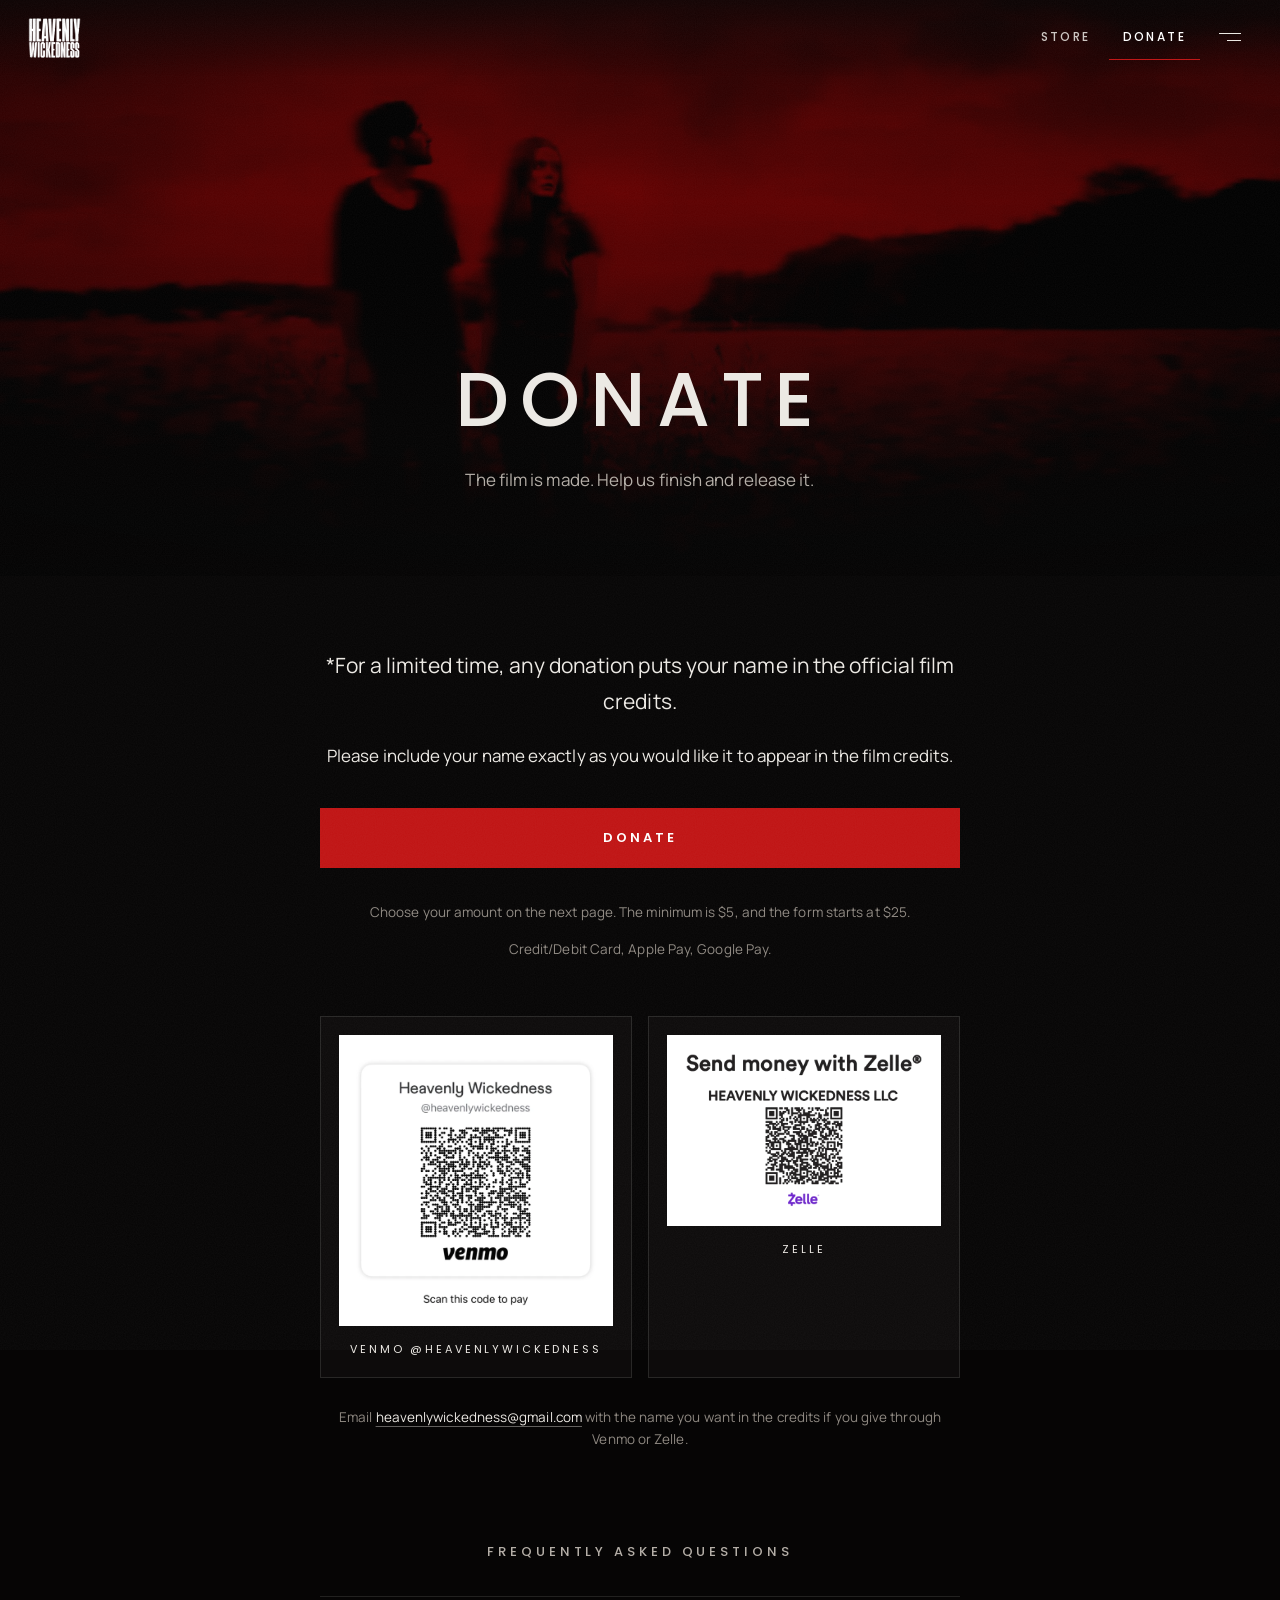
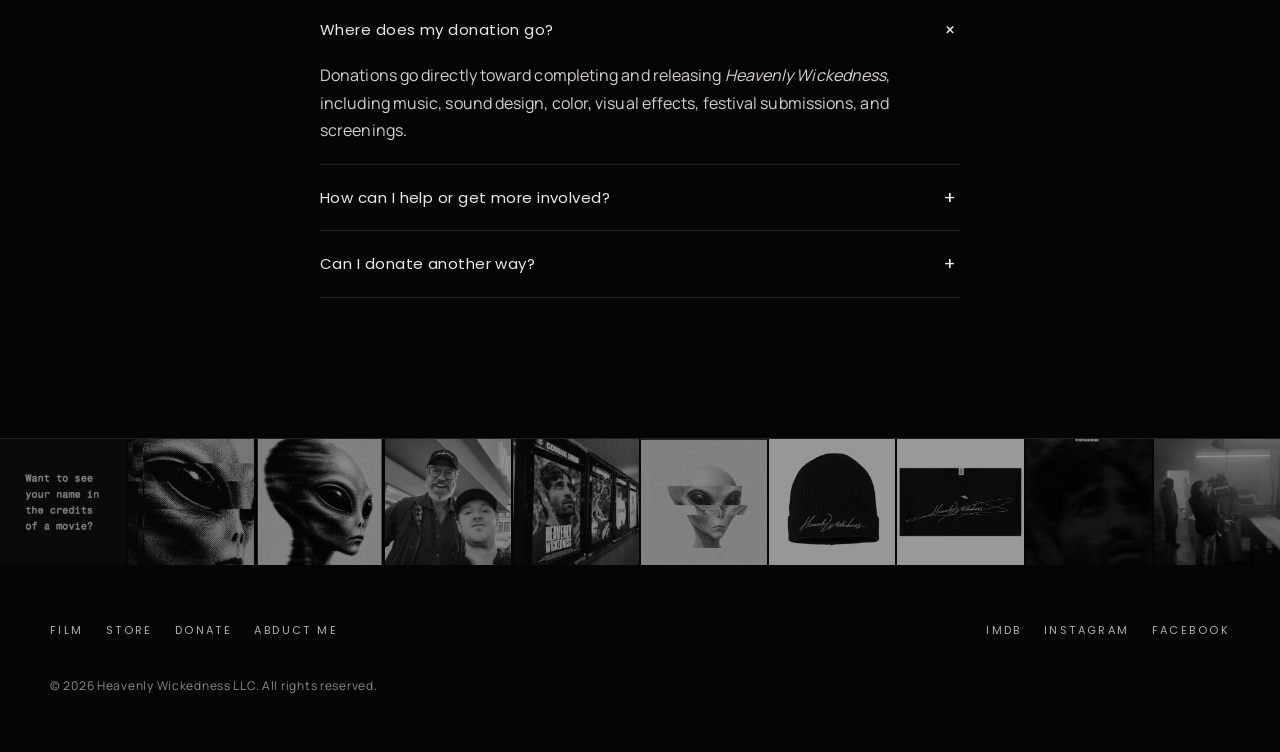
<file: donate/index.html>
<!DOCTYPE html>
<html lang="en-US">
<head>
  <meta charset="utf-8">
  <meta name="viewport" content="width=device-width, initial-scale=1, viewport-fit=cover">
  <meta name="theme-color" content="#060505">
  <title>Donate | Support the Film — Heavenly Wickedness</title>
  <meta name="description" content="Support the completion and release of Heavenly Wickedness. Donate directly to the film and, for a limited time, get your name in the official film credits.">
  <link rel="canonical" href="https://www.heavenlywickedness.com/donate/">
  <meta property="og:title" content="Donate | Support the Film — Heavenly Wickedness">
  <meta property="og:description" content="Support the completion and release of Heavenly Wickedness. Donate directly to the film and, for a limited time, get your name in the official film credits.">
  <meta property="og:image" content="https://www.heavenlywickedness.com/assets/hero-blur.png">
  <meta name="twitter:card" content="summary_large_image">
  <link rel="icon" href="/assets/logo-mark.png">
  <script>document.documentElement.className="js";</script>
  <link rel="preconnect" href="https://fonts.googleapis.com">
  <link rel="preconnect" href="https://fonts.gstatic.com" crossorigin>
  <link href="https://fonts.googleapis.com/css2?family=Manrope:wght@400;500;600&family=Poppins:wght@400;500;600&display=swap" rel="stylesheet">
  <link rel="stylesheet" href="/css/site.css">
</head>
<body>
<a class="skip" href="#page">Skip to Content</a>
<header class="hdr">
  <a class="hdr-mark" href="/"><img src="/assets/img/wordmark-600.webp" alt="Heavenly Wickedness" width="600" height="457"></a>
  <div class="hdr-right">
    <a class="hdr-link" href="/store/">Store</a><a class="hdr-link" href="/donate/" aria-current="page">Donate</a>
    <button class="menu-btn" type="button" aria-label="Open Menu" aria-expanded="false" aria-controls="menu"><span></span><span></span></button>
  </div>
</header>
<div class="menu" id="menu" aria-hidden="true">
  <nav aria-label="Main">
      <a href="/">Film</a>
      <a href="/store/">Store</a>
      <a href="/donate/" aria-current="page">Donate</a>
      <a href="/abductme/">Abduct Me</a>
  </nav>
  <div class="menu-socials">
      <a href="https://www.imdb.com/title/tt32535053/?ref_=ttfc_ov_i" rel="noopener noreferrer" target="_blank">IMDb</a>
      <a href="http://instagram.com/heavenlywickedness" rel="noopener noreferrer" target="_blank">Instagram</a>
      <a href="https://www.facebook.com/profile.php?id=61564948440703" rel="noopener noreferrer" target="_blank">Facebook</a>
  </div>
</div>
<main id="page">

<section class="opening">
  <img class="bg" src="/assets/img/redpair-800.webp" srcset="/assets/img/redpair-800.webp 800w, /assets/img/redpair-1400.webp 1400w, /assets/img/redpair-2000.webp 2000w" sizes="100vw" alt="" width="2000" height="1374" fetchpriority="high" decoding="async">
  <div class="veil" aria-hidden="true"></div>
  <div class="opening-inner">
    <h1>Donate</h1>
    <p>The film is made. Help us finish and release it.</p>
  </div>
</section>
<section class="give">
  <div class="read center">
    <p class="lead" data-reveal>*For a limited time, any donation puts your name in the official film credits.</p>
    <p data-reveal>Please include your name exactly as you would like it to appear in the film credits.</p>
    <p data-reveal><a class="btn btn-blood btn-wide" href="https://donate.stripe.com/3cIbJ1f7q4Er9XQ8fSb7y00">Donate</a></p>
    <p class="fine">Choose your amount on the next page. The minimum is $5, and the form starts at $25.</p>
    <p class="fine">Credit/Debit Card, Apple Pay, Google Pay.</p>
    <div class="alts">
      <figure data-reveal>
        <a class="qr" href="https://venmo.com/u/heavenlywickedness" rel="noopener noreferrer" target="_blank"><img src="/assets/img/venmo-qr-600.webp" alt="Venmo QR code for heavenlywickedness" width="600" height="641" loading="lazy"></a>
        <figcaption><a href="https://venmo.com/u/heavenlywickedness" rel="noopener noreferrer" target="_blank">Venmo @heavenlywickedness</a></figcaption>
      </figure>
      <figure data-reveal>
        <span class="qr"><img src="/assets/img/zelle-qr-700.webp" alt="Zelle QR code for Heavenly Wickedness" width="700" height="463" loading="lazy"></span>
        <figcaption>Zelle</figcaption>
      </figure>
    </div>
    <p class="fine">Email <a href="mailto:heavenlywickedness@gmail.com">heavenlywickedness@gmail.com</a> with the name you want in the credits if you give through Venmo or Zelle.</p>
  </div>
</section>
<section class="faq">
  <div class="read">
    <h2>Frequently Asked Questions</h2>
    <details open>
        <summary>Where does my donation go?</summary>
        <p>Donations go directly toward completing and releasing <em>Heavenly Wickedness</em>, including music, sound design, color, visual effects, festival submissions, and screenings.</p>
      </details>
      <details>
        <summary>How can I help or get more involved?</summary>
        <p>Follow our socials, share the website and Heavenly Signature store, or simply help spread the word about <em>Heavenly Wickedness</em>. If you’d like to get more involved, email us at <a href="mailto:heavenlywickedness@gmail.com">heavenlywickedness@gmail.com</a>.</p>
      </details>
      <details>
        <summary>Can I donate another way?</summary>
        <p>Yes. In addition to online donations, we can accept contributions by check, ACH or wire transfer, stock transfer, and cryptocurrency. Email <a href="mailto:heavenlywickedness@gmail.com">heavenlywickedness@gmail.com</a> for instructions.</p>
      </details>
  </div>
</section>

</main>
<footer class="ftr">
  <div class="ig">
    <a href="https://www.instagram.com/p/DfhvP5kkWOf/" rel="noopener noreferrer" target="_blank" aria-label="Instagram post: Any donation or merch purchase earns your name in the end credits of the film."><img src="/assets/img/ig-01-400.webp" alt="Any donation or merch purchase earns your name in the end credits of the film." width="400" height="400" loading="lazy" decoding="async"></a>
    <a href="https://www.instagram.com/p/DfJZO4rRqHn/" rel="noopener noreferrer" target="_blank" aria-label="Instagram post"><img src="/assets/img/ig-02-400.webp" alt="" width="400" height="400" loading="lazy" decoding="async"></a>
    <a href="https://www.instagram.com/p/DexC-eWmUae/" rel="noopener noreferrer" target="_blank" aria-label="Instagram post: eNtEr tHe uKnowN"><img src="/assets/img/ig-03-400.webp" alt="eNtEr tHe uKnowN" width="400" height="400" loading="lazy" decoding="async"></a>
    <a href="https://www.instagram.com/p/DeshclaIoE8/" rel="noopener noreferrer" target="_blank" aria-label="Instagram post: Dallas private screening"><img src="/assets/img/ig-04-400.webp" alt="Dallas private screening" width="400" height="400" loading="lazy" decoding="async"></a>
    <a href="https://www.instagram.com/p/Dd9VNlcR0Wg/" rel="noopener noreferrer" target="_blank" aria-label="Instagram post: Who’s coming tomorrow to our Dallas private screening?"><img src="/assets/img/ig-05-400.webp" alt="Who’s coming tomorrow to our Dallas private screening?" width="400" height="400" loading="lazy" decoding="async"></a>
    <a href="https://www.instagram.com/p/Dd21467NUJN/" rel="noopener noreferrer" target="_blank" aria-label="Instagram post: Alien Identity Crisis"><img src="/assets/img/ig-06-400.webp" alt="Alien Identity Crisis" width="400" height="400" loading="lazy" decoding="async"></a>
    <a href="https://www.instagram.com/p/Ddu-yXlkbfa/" rel="noopener noreferrer" target="_blank" aria-label="Instagram post: Claim Your Artifact"><img src="/assets/img/ig-07-400.webp" alt="Claim Your Artifact" width="400" height="400" loading="lazy" decoding="async"></a>
    <a href="https://www.instagram.com/p/Dc-bOg5kX-A/" rel="noopener noreferrer" target="_blank" aria-label="Instagram post: Heavenly Signature tee is landing on doorsteps."><img src="/assets/img/ig-08-400.webp" alt="Heavenly Signature tee is landing on doorsteps." width="400" height="400" loading="lazy" decoding="async"></a>
    <a href="https://www.instagram.com/p/Dc7DSa4D_wz/" rel="noopener noreferrer" target="_blank" aria-label="Instagram post: Be part of the story"><img src="/assets/img/ig-09-400.webp" alt="Be part of the story" width="400" height="400" loading="lazy" decoding="async"></a>
    <a href="https://www.instagram.com/reel/DfNxWx1p_vG/" rel="noopener noreferrer" target="_blank" aria-label="Instagram post: BTS The making of Heavenly Wickedness"><img src="/assets/img/ig-10-400.webp" alt="BTS The making of Heavenly Wickedness" width="400" height="400" loading="lazy" decoding="async"></a>
  </div>
  <div class="wrap">
    <div class="ftr-row">
      <nav class="ftr-links" aria-label="Footer"><a href="/">Film</a><a href="/store/">Store</a><a href="/donate/">Donate</a><a href="/abductme/">Abduct Me</a></nav>
      <div class="socials">
      <a href="https://www.imdb.com/title/tt32535053/?ref_=ttfc_ov_i" rel="noopener noreferrer" target="_blank">IMDb</a>
      <a href="http://instagram.com/heavenlywickedness" rel="noopener noreferrer" target="_blank">Instagram</a>
      <a href="https://www.facebook.com/profile.php?id=61564948440703" rel="noopener noreferrer" target="_blank">Facebook</a>
      </div>
    </div>
    <p class="copy">© 2026 Heavenly Wickedness LLC. All rights reserved.</p>
  </div>
</footer>
<script src="/js/site.js" defer></script>
</body>
</html>
</file>
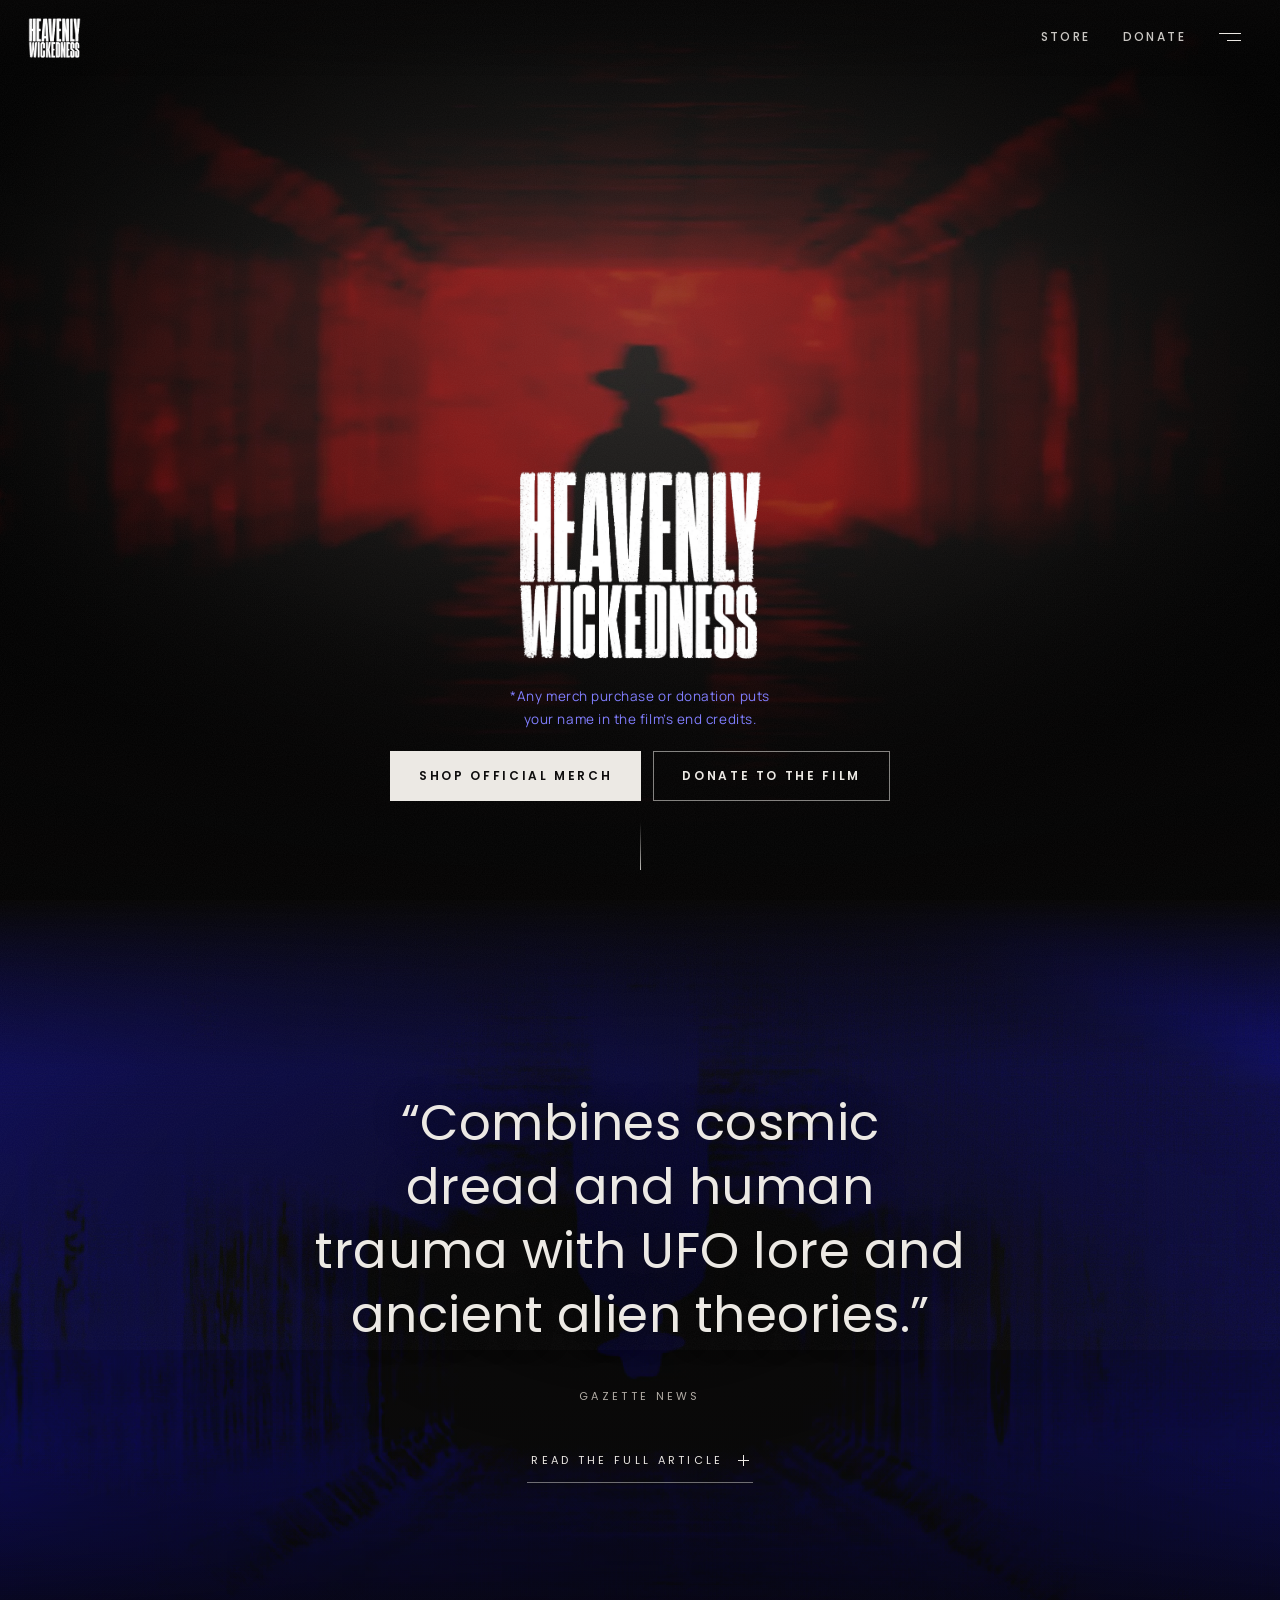
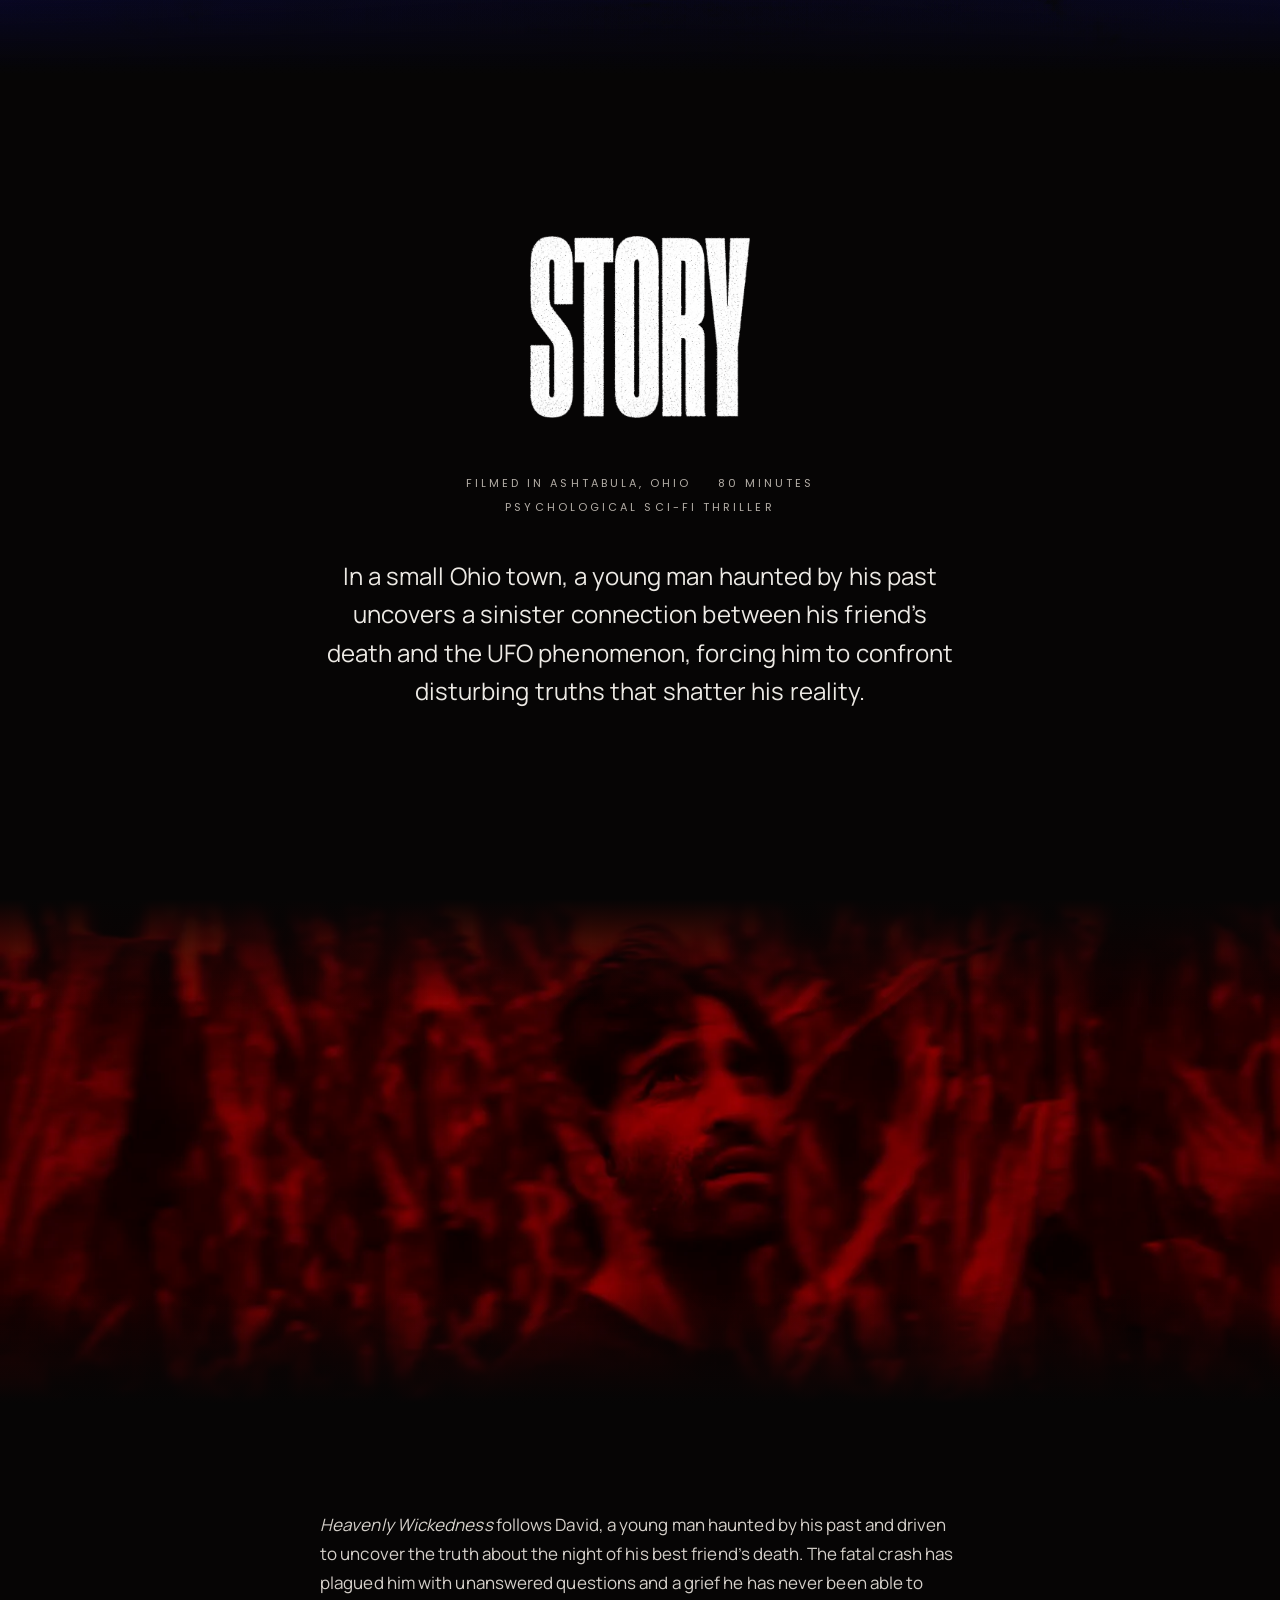
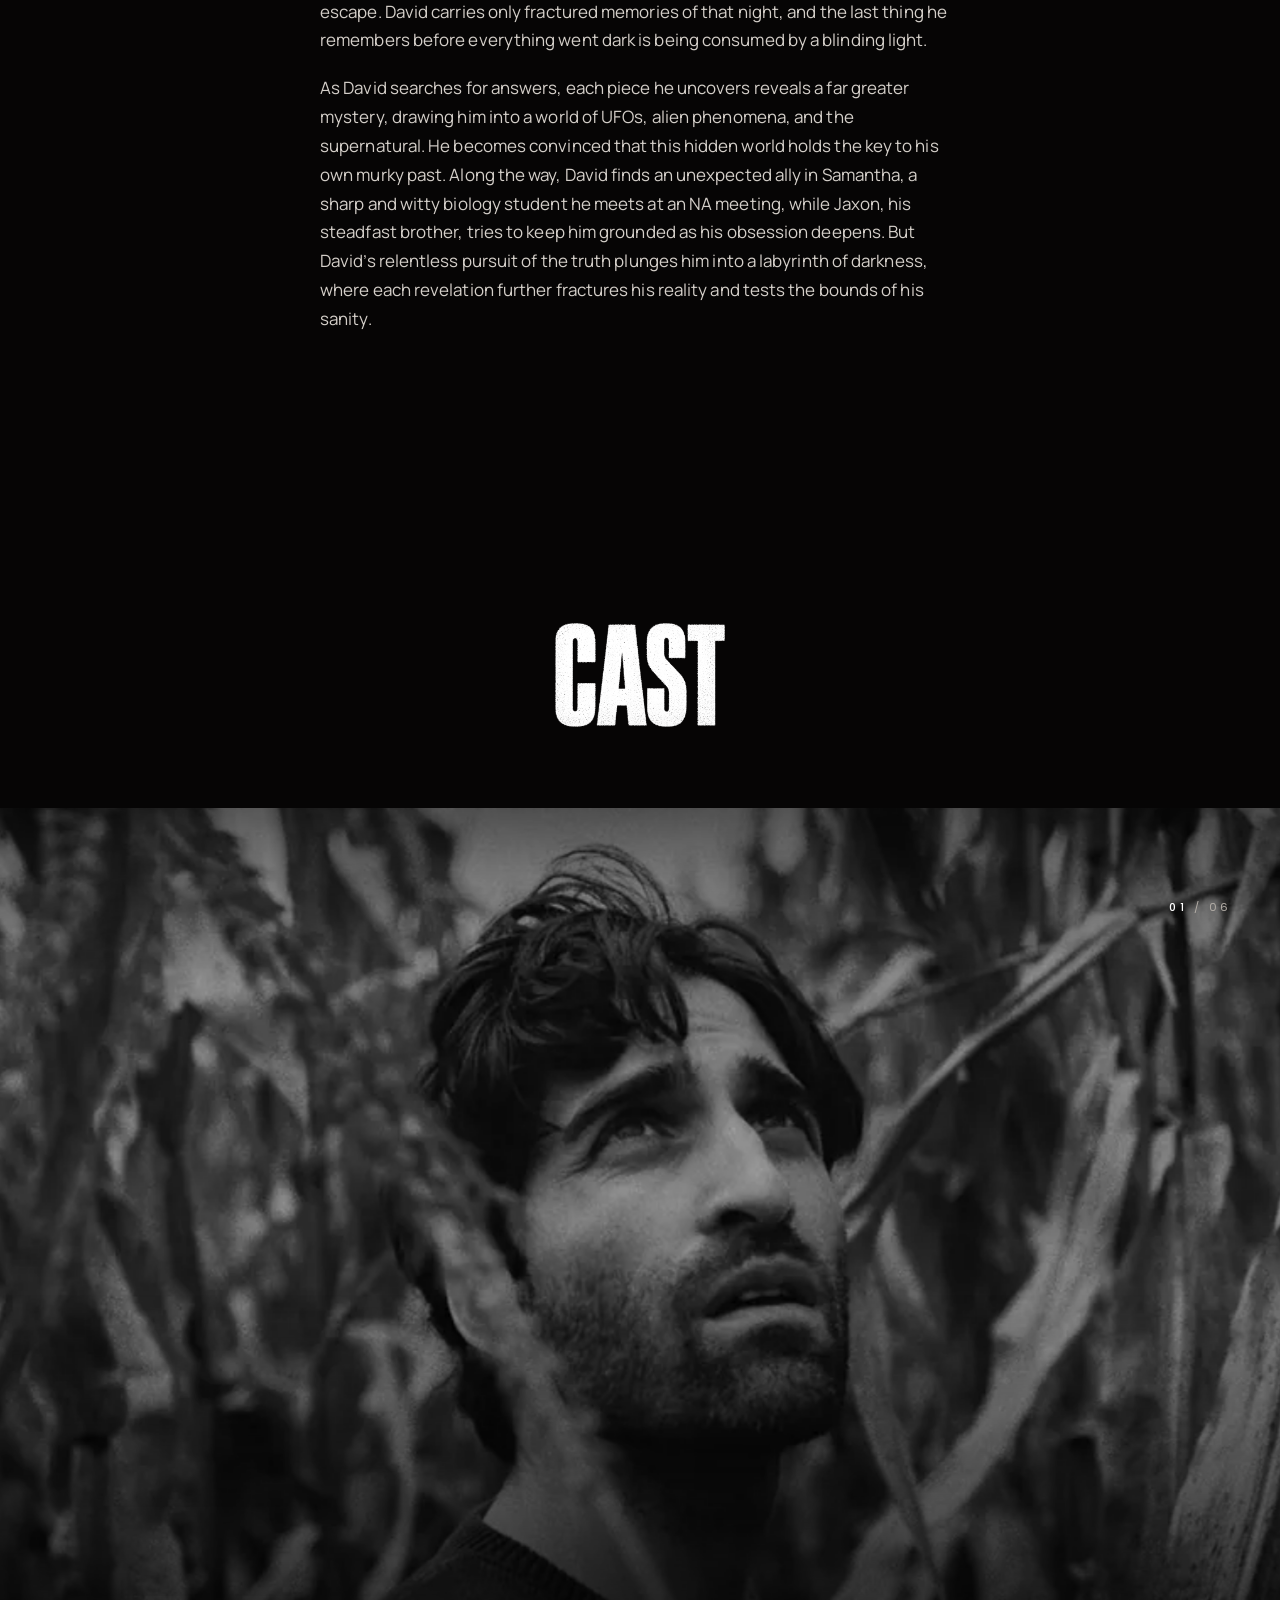
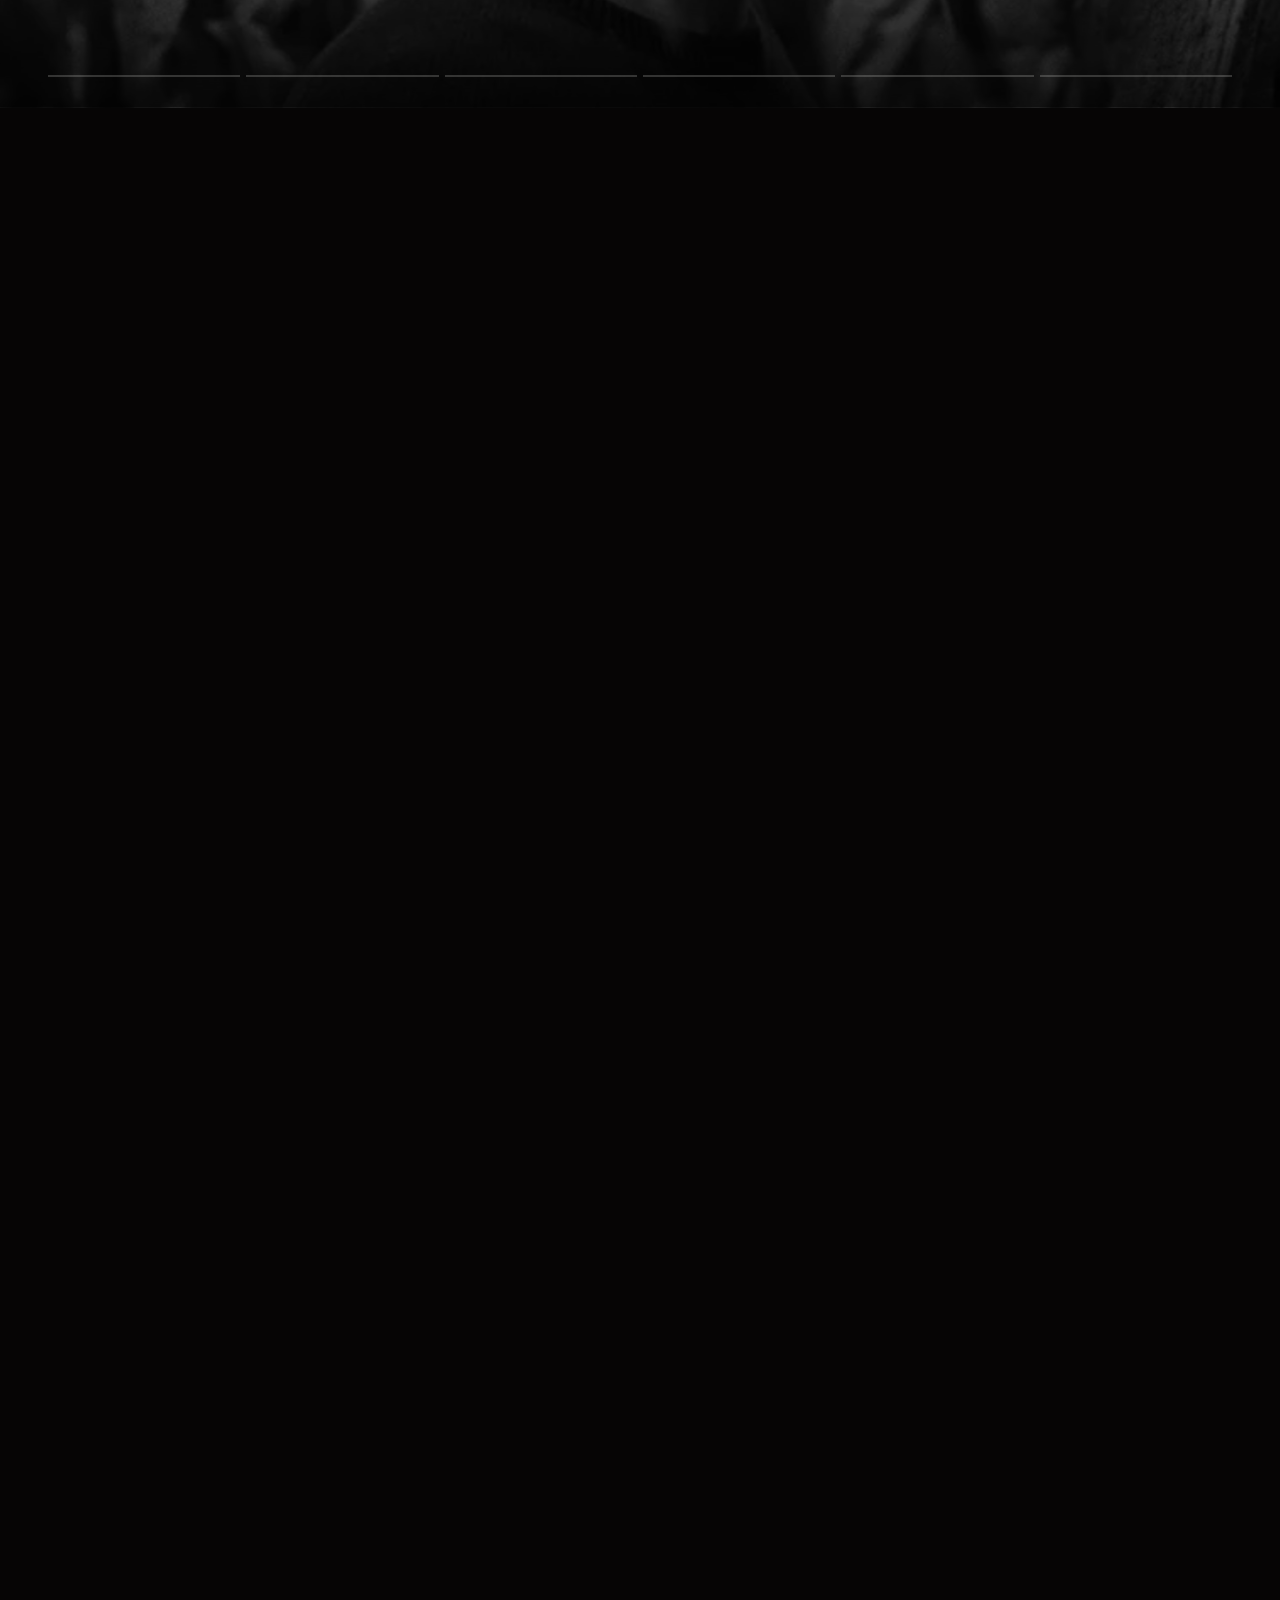
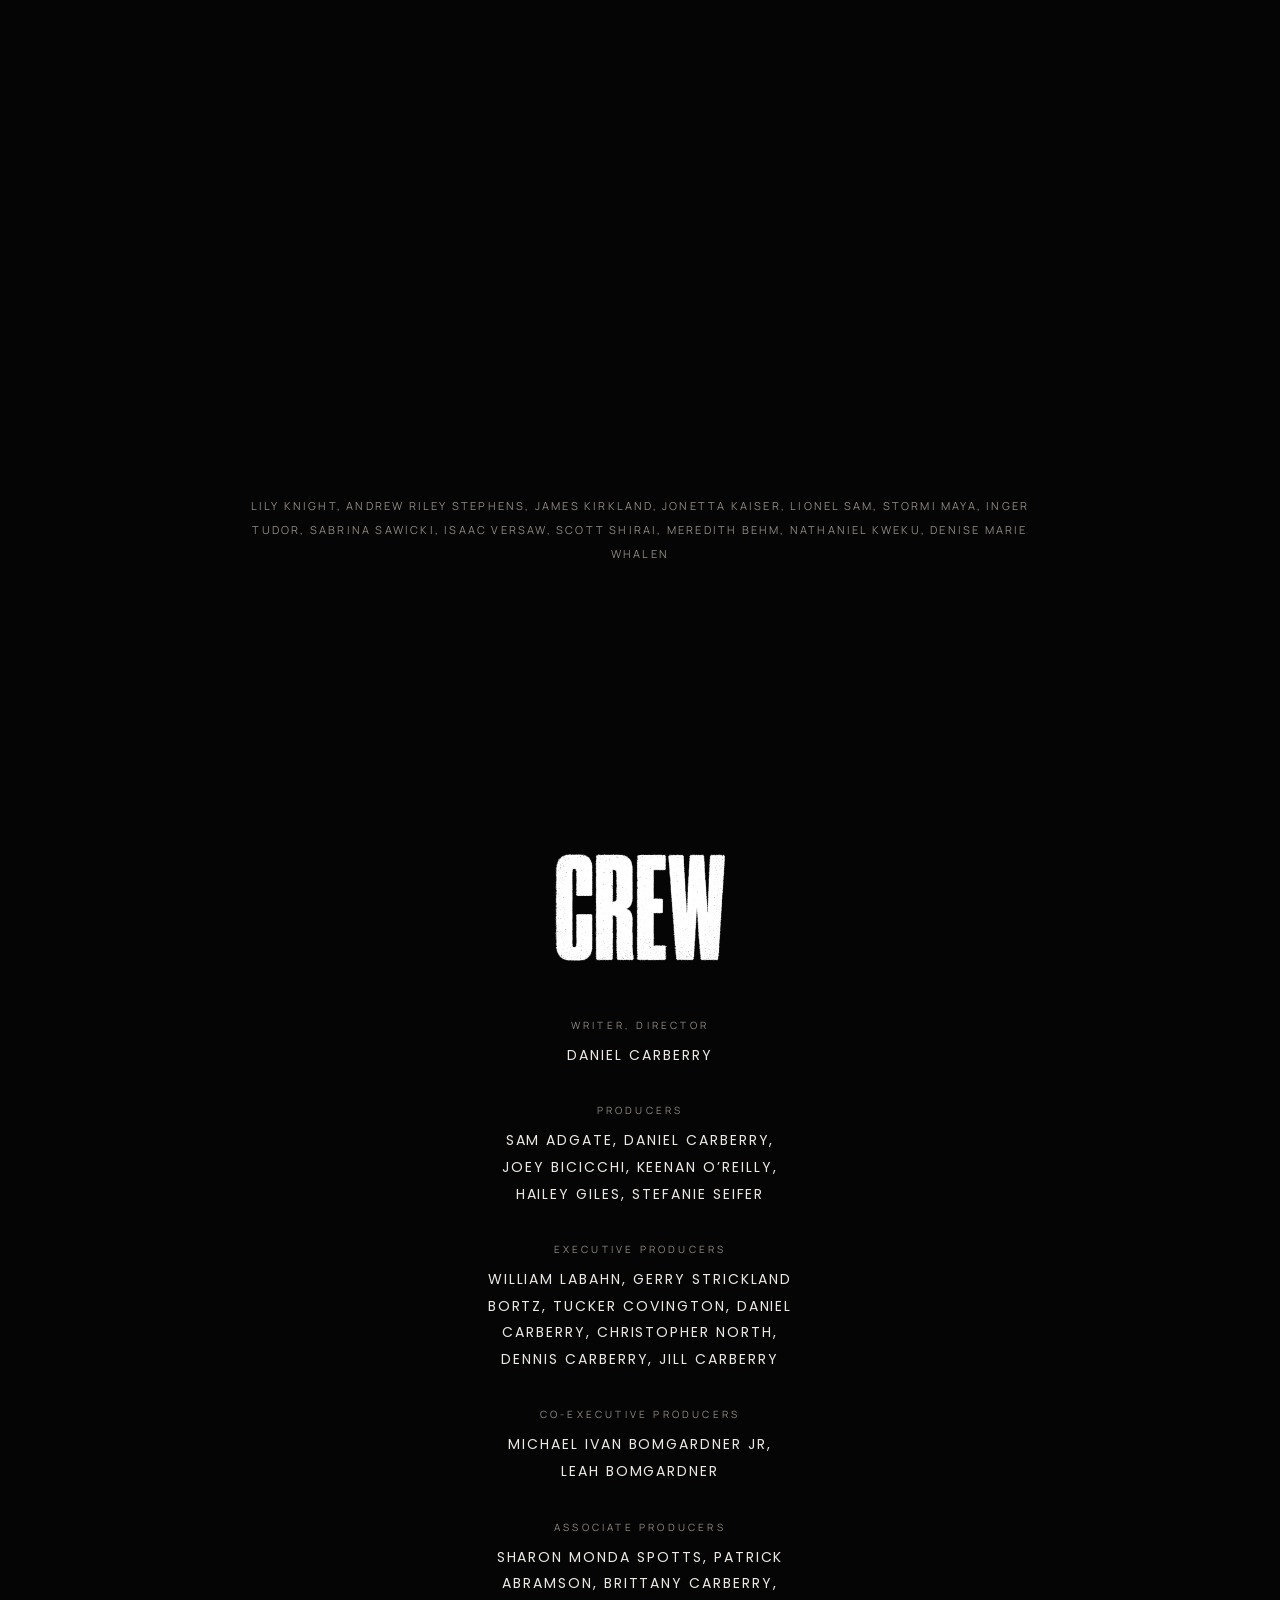
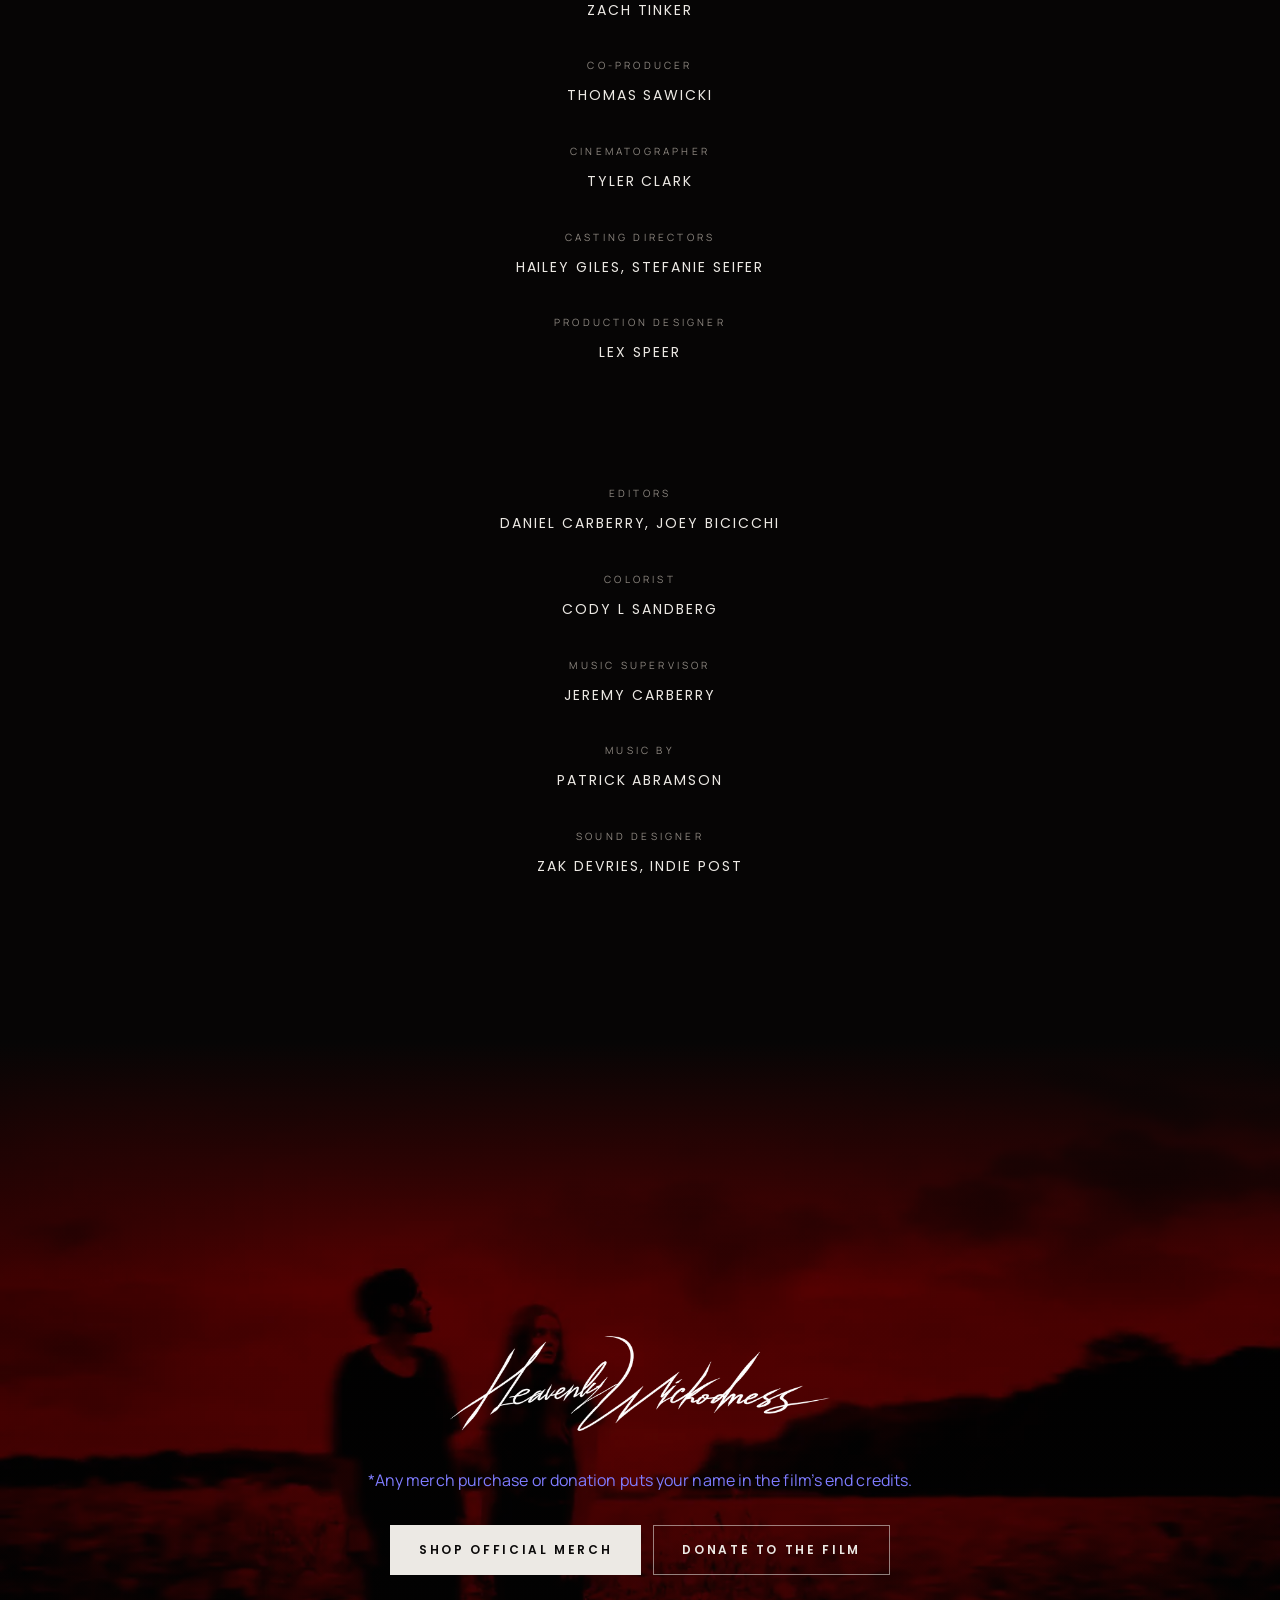
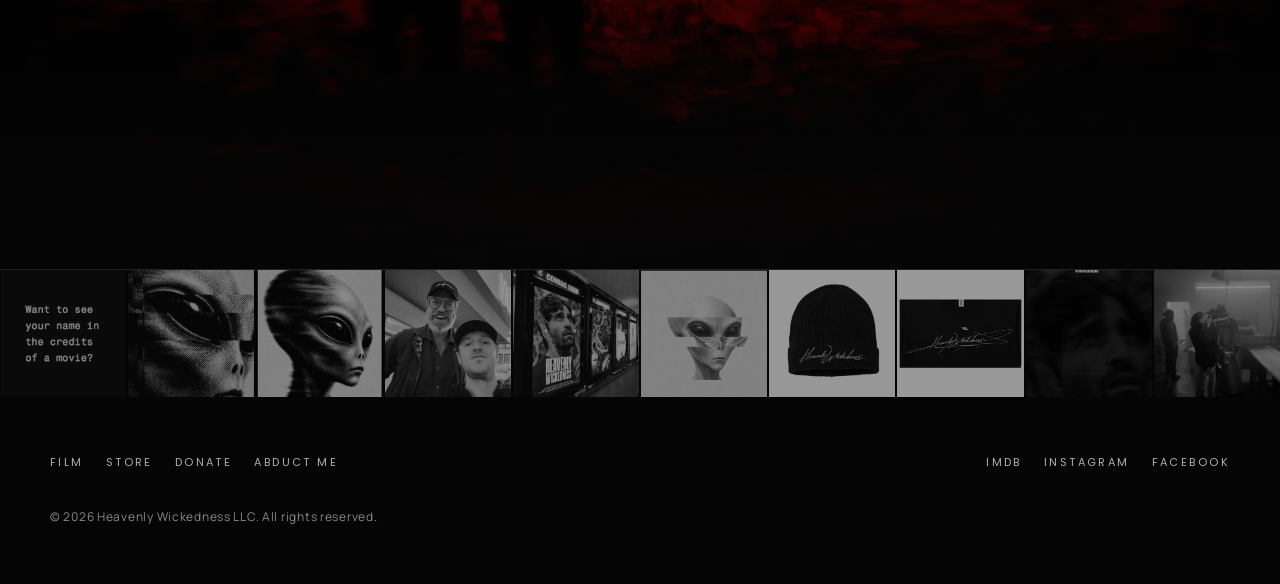
<file: film/index.html>
<!DOCTYPE html>
<html lang="en-US">
<head>
  <meta charset="utf-8">
  <meta http-equiv="refresh" content="0; url=/">
  <link rel="canonical" href="https://www.heavenlywickedness.com/">
  <title>Heavenly Wickedness | Psychological Sci-Fi Thriller</title>
  <script>location.replace("/");</script>
</head>
<body>
  <p><a href="/">Continue to Heavenly Wickedness</a></p>
</body>
</html>
</file>
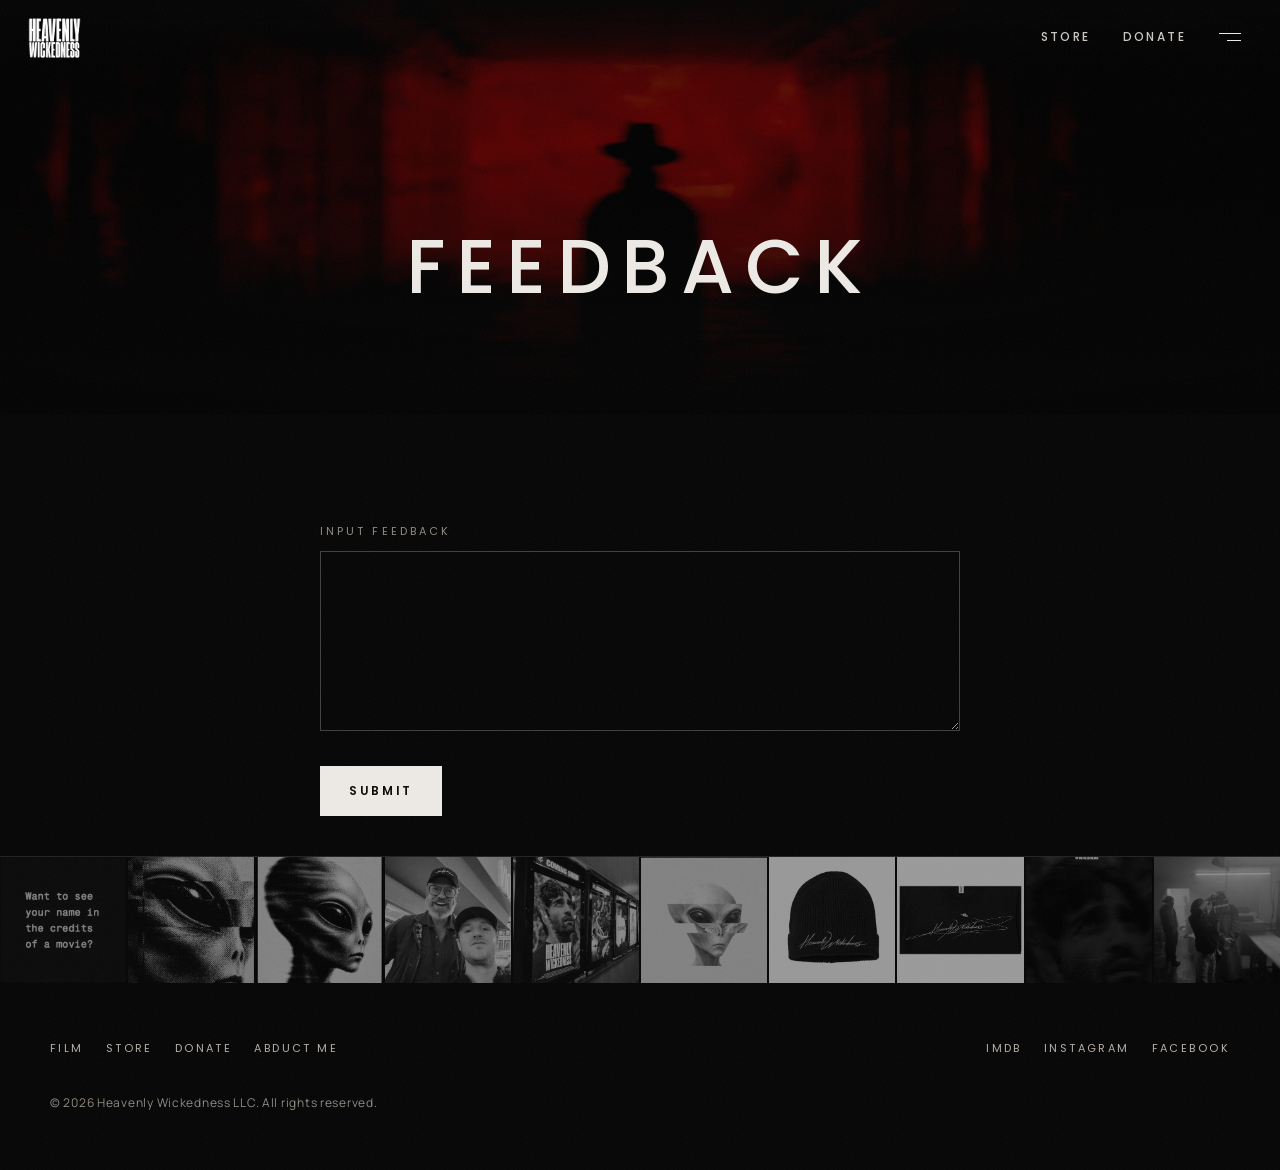
<file: input/index.html>
<!DOCTYPE html>
<html lang="en-US">
<head>
  <meta charset="utf-8">
  <meta name="viewport" content="width=device-width, initial-scale=1, viewport-fit=cover">
  <meta name="theme-color" content="#060505">
  <title>Private Screenings &amp; Events | Heavenly Wickedness — Heavenly Wickedness</title>
  <meta name="description" content="Private screenings, special events, Q&amp;As, and exclusive Heavenly Wickedness experiences.">
  <link rel="canonical" href="https://www.heavenlywickedness.com/input/">
  <meta property="og:title" content="Private Screenings &amp; Events | Heavenly Wickedness — Heavenly Wickedness">
  <meta property="og:description" content="Private screenings, special events, Q&amp;As, and exclusive Heavenly Wickedness experiences.">
  <meta property="og:image" content="https://www.heavenlywickedness.com/assets/events-still.png">
  <meta name="twitter:card" content="summary_large_image">
  <link rel="icon" href="/assets/logo-mark.png">
  <script>document.documentElement.className="js";</script>
  <link rel="preconnect" href="https://fonts.googleapis.com">
  <link rel="preconnect" href="https://fonts.gstatic.com" crossorigin>
  <link href="https://fonts.googleapis.com/css2?family=Manrope:wght@400;500;600&family=Poppins:wght@400;500;600&display=swap" rel="stylesheet">
  <link rel="stylesheet" href="/css/site.css">
</head>
<body>
<a class="skip" href="#page">Skip to Content</a>
<header class="hdr">
  <a class="hdr-mark" href="/"><img src="/assets/img/wordmark-600.webp" alt="Heavenly Wickedness" width="600" height="457"></a>
  <div class="hdr-right">
    <a class="hdr-link" href="/store/">Store</a><a class="hdr-link" href="/donate/">Donate</a>
    <button class="menu-btn" type="button" aria-label="Open Menu" aria-expanded="false" aria-controls="menu"><span></span><span></span></button>
  </div>
</header>
<div class="menu" id="menu" aria-hidden="true">
  <nav aria-label="Main">
      <a href="/">Film</a>
      <a href="/store/">Store</a>
      <a href="/donate/">Donate</a>
      <a href="/abductme/">Abduct Me</a>
  </nav>
  <div class="menu-socials">
      <a href="https://www.imdb.com/title/tt32535053/?ref_=ttfc_ov_i" rel="noopener noreferrer" target="_blank">IMDb</a>
      <a href="http://instagram.com/heavenlywickedness" rel="noopener noreferrer" target="_blank">Instagram</a>
      <a href="https://www.facebook.com/profile.php?id=61564948440703" rel="noopener noreferrer" target="_blank">Facebook</a>
  </div>
</div>
<main id="page">

<section class="opening low">
  <img class="bg" src="/assets/img/events-800.webp" srcset="/assets/img/events-800.webp 800w, /assets/img/events-1400.webp 1400w, /assets/img/events-2000.webp 1800w" sizes="100vw" alt="" width="1800" height="1012" fetchpriority="high" decoding="async">
  <div class="veil" aria-hidden="true"></div>
  <div class="opening-inner"><h1>Feedback</h1></div>
</section>
<section class="give">
  <div class="read">
    <form class="form" data-local-form>
      <div class="fields">
        <label for="feedback">INPUT FEEDBACK</label>
        <textarea id="feedback" name="message" required></textarea>
        <button class="btn" type="submit">Submit</button>
      </div>
      <div class="form-success" role="status"><p>Thank you!</p></div>
    </form>
    <!-- This form currently shows the thank you message locally. Connect a form endpoint or email forward before launch. -->
  </div>
</section>

</main>
<footer class="ftr">
  <div class="ig">
    <a href="https://www.instagram.com/p/DfhvP5kkWOf/" rel="noopener noreferrer" target="_blank" aria-label="Instagram post: Any donation or merch purchase earns your name in the end credits of the film."><img src="/assets/img/ig-01-400.webp" alt="Any donation or merch purchase earns your name in the end credits of the film." width="400" height="400" loading="lazy" decoding="async"></a>
    <a href="https://www.instagram.com/p/DfJZO4rRqHn/" rel="noopener noreferrer" target="_blank" aria-label="Instagram post"><img src="/assets/img/ig-02-400.webp" alt="" width="400" height="400" loading="lazy" decoding="async"></a>
    <a href="https://www.instagram.com/p/DexC-eWmUae/" rel="noopener noreferrer" target="_blank" aria-label="Instagram post: eNtEr tHe uKnowN"><img src="/assets/img/ig-03-400.webp" alt="eNtEr tHe uKnowN" width="400" height="400" loading="lazy" decoding="async"></a>
    <a href="https://www.instagram.com/p/DeshclaIoE8/" rel="noopener noreferrer" target="_blank" aria-label="Instagram post: Dallas private screening"><img src="/assets/img/ig-04-400.webp" alt="Dallas private screening" width="400" height="400" loading="lazy" decoding="async"></a>
    <a href="https://www.instagram.com/p/Dd9VNlcR0Wg/" rel="noopener noreferrer" target="_blank" aria-label="Instagram post: Who’s coming tomorrow to our Dallas private screening?"><img src="/assets/img/ig-05-400.webp" alt="Who’s coming tomorrow to our Dallas private screening?" width="400" height="400" loading="lazy" decoding="async"></a>
    <a href="https://www.instagram.com/p/Dd21467NUJN/" rel="noopener noreferrer" target="_blank" aria-label="Instagram post: Alien Identity Crisis"><img src="/assets/img/ig-06-400.webp" alt="Alien Identity Crisis" width="400" height="400" loading="lazy" decoding="async"></a>
    <a href="https://www.instagram.com/p/Ddu-yXlkbfa/" rel="noopener noreferrer" target="_blank" aria-label="Instagram post: Claim Your Artifact"><img src="/assets/img/ig-07-400.webp" alt="Claim Your Artifact" width="400" height="400" loading="lazy" decoding="async"></a>
    <a href="https://www.instagram.com/p/Dc-bOg5kX-A/" rel="noopener noreferrer" target="_blank" aria-label="Instagram post: Heavenly Signature tee is landing on doorsteps."><img src="/assets/img/ig-08-400.webp" alt="Heavenly Signature tee is landing on doorsteps." width="400" height="400" loading="lazy" decoding="async"></a>
    <a href="https://www.instagram.com/p/Dc7DSa4D_wz/" rel="noopener noreferrer" target="_blank" aria-label="Instagram post: Be part of the story"><img src="/assets/img/ig-09-400.webp" alt="Be part of the story" width="400" height="400" loading="lazy" decoding="async"></a>
    <a href="https://www.instagram.com/reel/DfNxWx1p_vG/" rel="noopener noreferrer" target="_blank" aria-label="Instagram post: BTS The making of Heavenly Wickedness"><img src="/assets/img/ig-10-400.webp" alt="BTS The making of Heavenly Wickedness" width="400" height="400" loading="lazy" decoding="async"></a>
  </div>
  <div class="wrap">
    <div class="ftr-row">
      <nav class="ftr-links" aria-label="Footer"><a href="/">Film</a><a href="/store/">Store</a><a href="/donate/">Donate</a><a href="/abductme/">Abduct Me</a></nav>
      <div class="socials">
      <a href="https://www.imdb.com/title/tt32535053/?ref_=ttfc_ov_i" rel="noopener noreferrer" target="_blank">IMDb</a>
      <a href="http://instagram.com/heavenlywickedness" rel="noopener noreferrer" target="_blank">Instagram</a>
      <a href="https://www.facebook.com/profile.php?id=61564948440703" rel="noopener noreferrer" target="_blank">Facebook</a>
      </div>
    </div>
    <p class="copy">© 2026 Heavenly Wickedness LLC. All rights reserved.</p>
  </div>
</footer>
<script src="/js/site.js" defer></script>
</body>
</html>
</file>
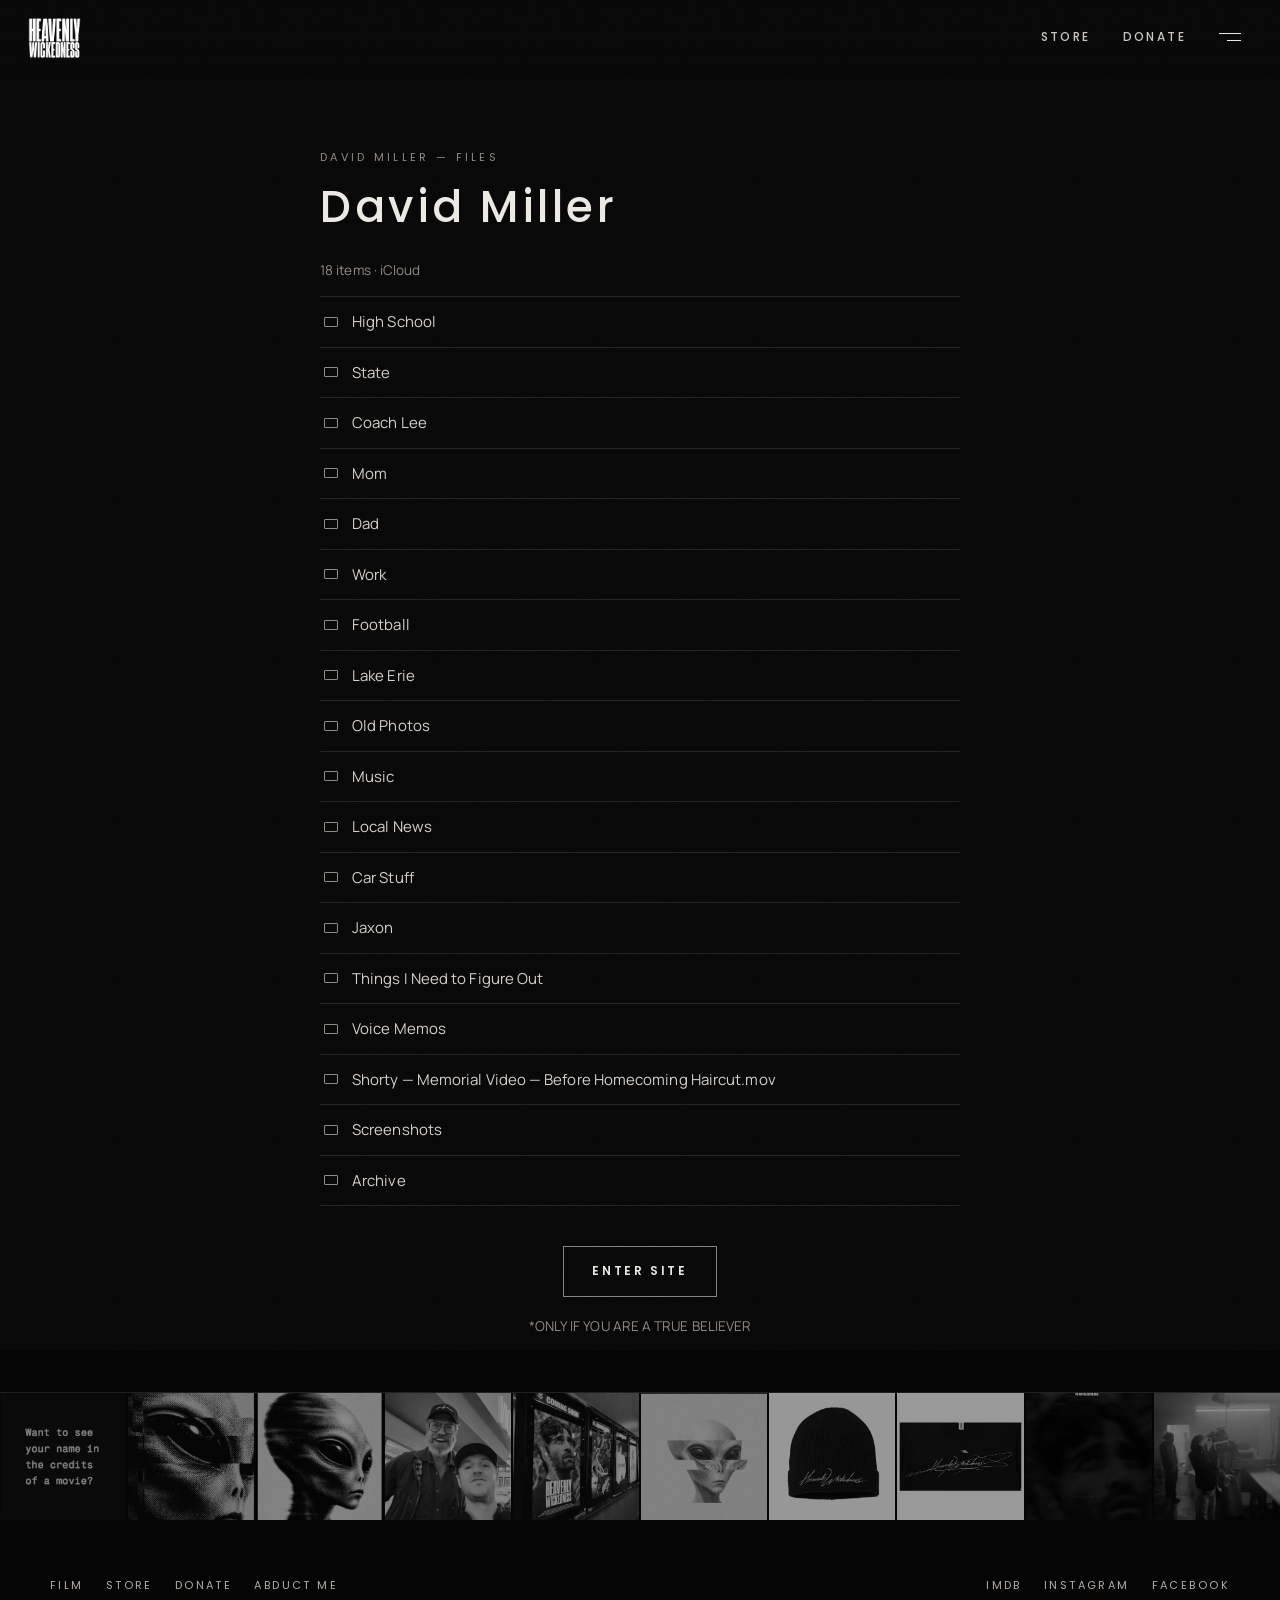
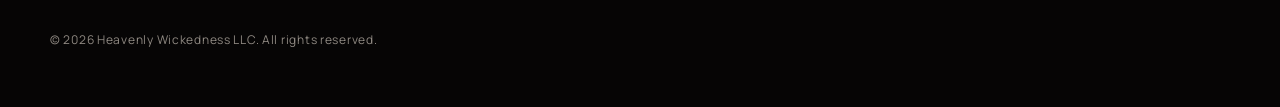
<file: manifesto-uncover-the-truth-1-1/index.html>
<!DOCTYPE html>
<html lang="en-US">
<head>
  <meta charset="utf-8">
  <meta name="viewport" content="width=device-width, initial-scale=1, viewport-fit=cover">
  <meta name="theme-color" content="#060505">
  <title>David Miller — Files — Heavenly Wickedness</title>
  <meta name="description" content="David Miller files. Only if you are a true believer.">
  <link rel="canonical" href="https://www.heavenlywickedness.com/manifesto-uncover-the-truth-1-1/">
  <meta property="og:title" content="David Miller — Files — Heavenly Wickedness">
  <meta property="og:description" content="David Miller files. Only if you are a true believer.">
  <meta property="og:image" content="https://www.heavenlywickedness.com/assets/og-joey.png">
  <meta name="twitter:card" content="summary_large_image">
  <link rel="icon" href="/assets/logo-mark.png">
  <script>document.documentElement.className="js";</script>
  <link rel="preconnect" href="https://fonts.googleapis.com">
  <link rel="preconnect" href="https://fonts.gstatic.com" crossorigin>
  <link href="https://fonts.googleapis.com/css2?family=Manrope:wght@400;500;600&family=Poppins:wght@400;500;600&display=swap" rel="stylesheet">
  <link rel="stylesheet" href="/css/site.css">
</head>
<body>
<a class="skip" href="#page">Skip to Content</a>
<header class="hdr">
  <a class="hdr-mark" href="/"><img src="/assets/img/wordmark-600.webp" alt="Heavenly Wickedness" width="600" height="457"></a>
  <div class="hdr-right">
    <a class="hdr-link" href="/store/">Store</a><a class="hdr-link" href="/donate/">Donate</a>
    <button class="menu-btn" type="button" aria-label="Open Menu" aria-expanded="false" aria-controls="menu"><span></span><span></span></button>
  </div>
</header>
<div class="menu" id="menu" aria-hidden="true">
  <nav aria-label="Main">
      <a href="/">Film</a>
      <a href="/store/">Store</a>
      <a href="/donate/">Donate</a>
      <a href="/abductme/">Abduct Me</a>
  </nav>
  <div class="menu-socials">
      <a href="https://www.imdb.com/title/tt32535053/?ref_=ttfc_ov_i" rel="noopener noreferrer" target="_blank">IMDb</a>
      <a href="http://instagram.com/heavenlywickedness" rel="noopener noreferrer" target="_blank">Instagram</a>
      <a href="https://www.facebook.com/profile.php?id=61564948440703" rel="noopener noreferrer" target="_blank">Facebook</a>
  </div>
</div>
<main id="page">

<section class="give" style="padding-top:calc(var(--hdr) + 72px)">
  <div class="read">
    <p class="kicker">David Miller — Files</p>
    <h1 style="font-size:clamp(28px,5vw,44px);letter-spacing:.08em">David Miller</h1>
    <p class="fine">18 items · iCloud</p>
    <ul class="files"><li>High School</li><li>State</li><li>Coach Lee</li><li>Mom</li><li>Dad</li><li>Work</li><li>Football</li><li>Lake Erie</li><li>Old Photos</li><li>Music</li><li>Local News</li><li>Car Stuff</li><li>Jaxon</li><li>Things I Need to Figure Out</li><li>Voice Memos</li><li>Shorty — Memorial Video — Before Homecoming Haircut.mov</li><li>Screenshots</li><li>Archive</li></ul>
    <!-- macOS style prop interface, dark mode. The Shorty memorial thumbnail (shorty-thumb.png) was referenced as a local file on Squarespace and could not be downloaded as a standalone asset. -->
    <p class="center"><a class="btn btn-ghost" href="/manifesto-uncover-the-truth/">Enter Site</a></p>
    <p class="disclaimer center">*ONLY IF YOU ARE A TRUE BELIEVER</p>
  </div>
</section>

</main>
<footer class="ftr">
  <div class="ig">
    <a href="https://www.instagram.com/p/DfhvP5kkWOf/" rel="noopener noreferrer" target="_blank" aria-label="Instagram post: Any donation or merch purchase earns your name in the end credits of the film."><img src="/assets/img/ig-01-400.webp" alt="Any donation or merch purchase earns your name in the end credits of the film." width="400" height="400" loading="lazy" decoding="async"></a>
    <a href="https://www.instagram.com/p/DfJZO4rRqHn/" rel="noopener noreferrer" target="_blank" aria-label="Instagram post"><img src="/assets/img/ig-02-400.webp" alt="" width="400" height="400" loading="lazy" decoding="async"></a>
    <a href="https://www.instagram.com/p/DexC-eWmUae/" rel="noopener noreferrer" target="_blank" aria-label="Instagram post: eNtEr tHe uKnowN"><img src="/assets/img/ig-03-400.webp" alt="eNtEr tHe uKnowN" width="400" height="400" loading="lazy" decoding="async"></a>
    <a href="https://www.instagram.com/p/DeshclaIoE8/" rel="noopener noreferrer" target="_blank" aria-label="Instagram post: Dallas private screening"><img src="/assets/img/ig-04-400.webp" alt="Dallas private screening" width="400" height="400" loading="lazy" decoding="async"></a>
    <a href="https://www.instagram.com/p/Dd9VNlcR0Wg/" rel="noopener noreferrer" target="_blank" aria-label="Instagram post: Who’s coming tomorrow to our Dallas private screening?"><img src="/assets/img/ig-05-400.webp" alt="Who’s coming tomorrow to our Dallas private screening?" width="400" height="400" loading="lazy" decoding="async"></a>
    <a href="https://www.instagram.com/p/Dd21467NUJN/" rel="noopener noreferrer" target="_blank" aria-label="Instagram post: Alien Identity Crisis"><img src="/assets/img/ig-06-400.webp" alt="Alien Identity Crisis" width="400" height="400" loading="lazy" decoding="async"></a>
    <a href="https://www.instagram.com/p/Ddu-yXlkbfa/" rel="noopener noreferrer" target="_blank" aria-label="Instagram post: Claim Your Artifact"><img src="/assets/img/ig-07-400.webp" alt="Claim Your Artifact" width="400" height="400" loading="lazy" decoding="async"></a>
    <a href="https://www.instagram.com/p/Dc-bOg5kX-A/" rel="noopener noreferrer" target="_blank" aria-label="Instagram post: Heavenly Signature tee is landing on doorsteps."><img src="/assets/img/ig-08-400.webp" alt="Heavenly Signature tee is landing on doorsteps." width="400" height="400" loading="lazy" decoding="async"></a>
    <a href="https://www.instagram.com/p/Dc7DSa4D_wz/" rel="noopener noreferrer" target="_blank" aria-label="Instagram post: Be part of the story"><img src="/assets/img/ig-09-400.webp" alt="Be part of the story" width="400" height="400" loading="lazy" decoding="async"></a>
    <a href="https://www.instagram.com/reel/DfNxWx1p_vG/" rel="noopener noreferrer" target="_blank" aria-label="Instagram post: BTS The making of Heavenly Wickedness"><img src="/assets/img/ig-10-400.webp" alt="BTS The making of Heavenly Wickedness" width="400" height="400" loading="lazy" decoding="async"></a>
  </div>
  <div class="wrap">
    <div class="ftr-row">
      <nav class="ftr-links" aria-label="Footer"><a href="/">Film</a><a href="/store/">Store</a><a href="/donate/">Donate</a><a href="/abductme/">Abduct Me</a></nav>
      <div class="socials">
      <a href="https://www.imdb.com/title/tt32535053/?ref_=ttfc_ov_i" rel="noopener noreferrer" target="_blank">IMDb</a>
      <a href="http://instagram.com/heavenlywickedness" rel="noopener noreferrer" target="_blank">Instagram</a>
      <a href="https://www.facebook.com/profile.php?id=61564948440703" rel="noopener noreferrer" target="_blank">Facebook</a>
      </div>
    </div>
    <p class="copy">© 2026 Heavenly Wickedness LLC. All rights reserved.</p>
  </div>
</footer>
<script src="/js/site.js" defer></script>
</body>
</html>
</file>
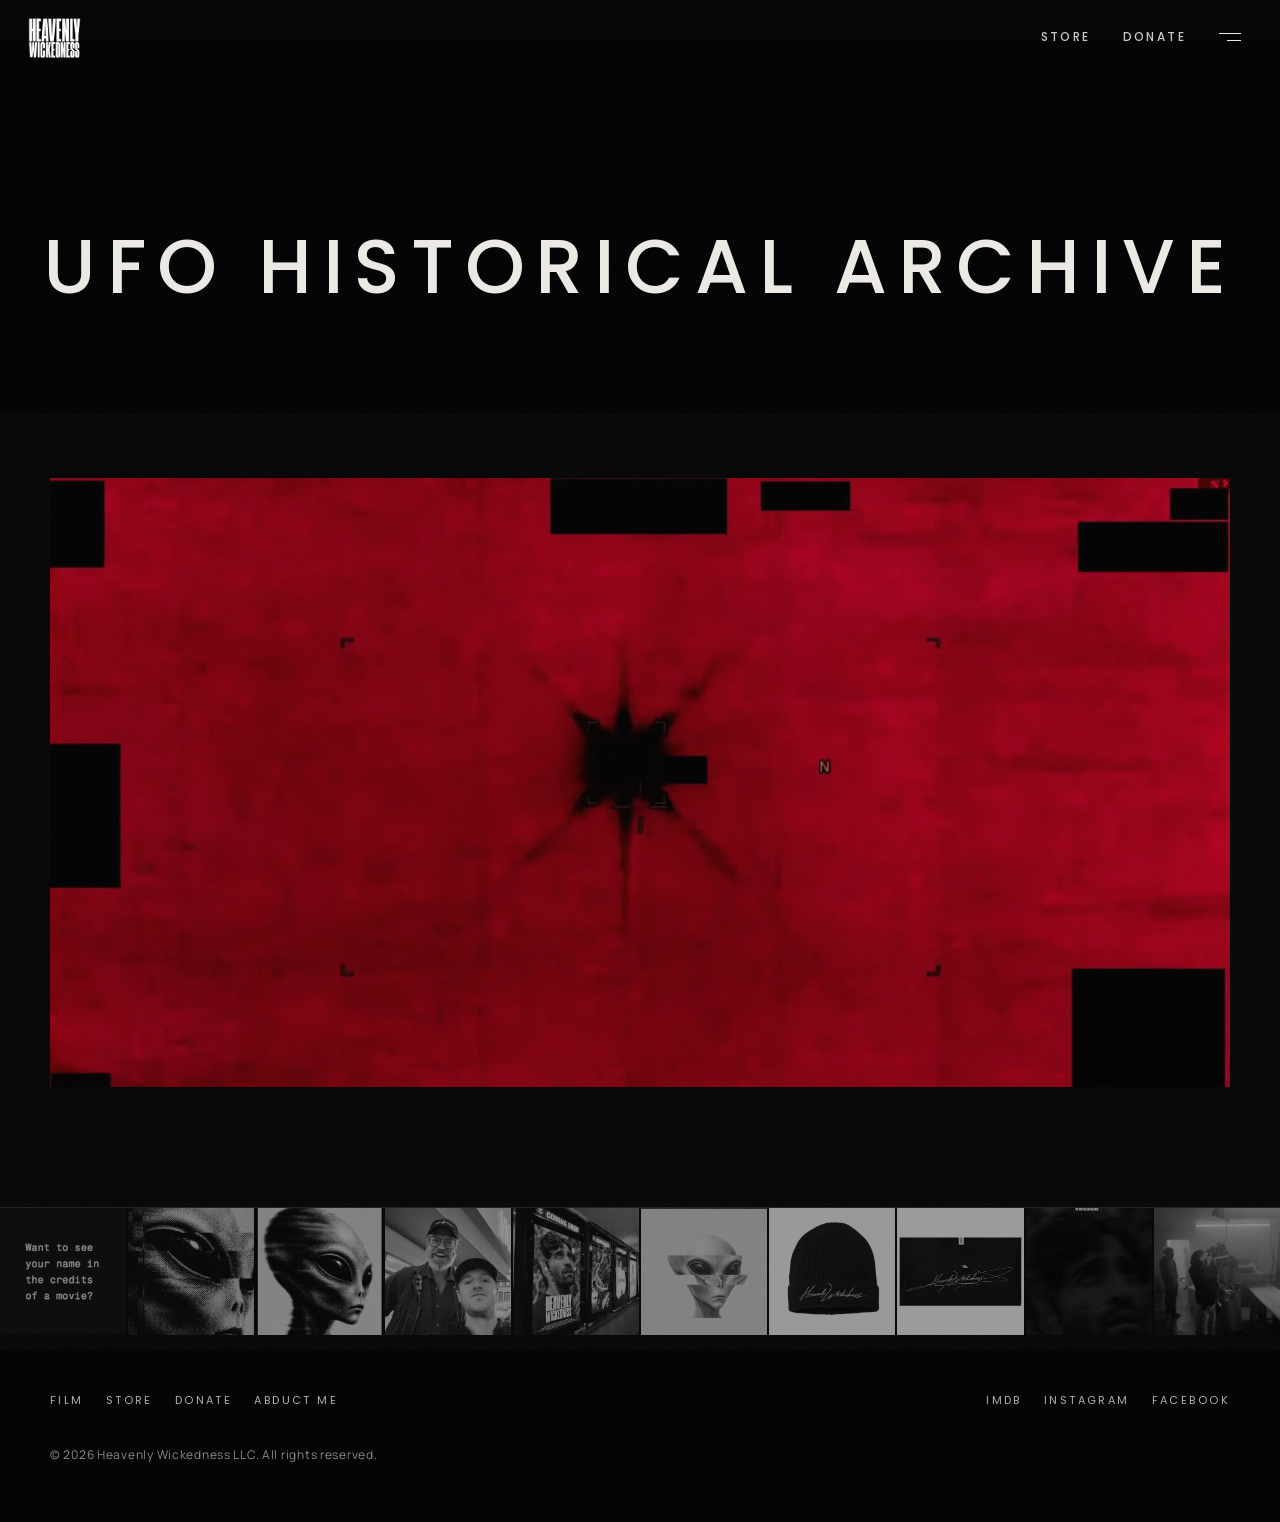
<file: manifesto-uncover-the-truth/index.html>
<!DOCTYPE html>
<html lang="en-US">
<head>
  <meta charset="utf-8">
  <meta name="viewport" content="width=device-width, initial-scale=1, viewport-fit=cover">
  <meta name="theme-color" content="#060505">
  <title>UFO Historical Archive — Heavenly Wickedness</title>
  <meta name="description" content="UFO HISTORICAL ARCHIVE">
  <link rel="canonical" href="https://www.heavenlywickedness.com/manifesto-uncover-the-truth/">
  <meta property="og:title" content="UFO Historical Archive — Heavenly Wickedness">
  <meta property="og:description" content="UFO HISTORICAL ARCHIVE">
  <meta property="og:image" content="https://www.heavenlywickedness.com/assets/manifesto-archive.jpg">
  <meta name="twitter:card" content="summary_large_image">
  <link rel="icon" href="/assets/logo-mark.png">
  <script>document.documentElement.className="js";</script>
  <link rel="preconnect" href="https://fonts.googleapis.com">
  <link rel="preconnect" href="https://fonts.gstatic.com" crossorigin>
  <link href="https://fonts.googleapis.com/css2?family=Manrope:wght@400;500;600&family=Poppins:wght@400;500;600&display=swap" rel="stylesheet">
  <link rel="stylesheet" href="/css/site.css">
</head>
<body>
<a class="skip" href="#page">Skip to Content</a>
<header class="hdr">
  <a class="hdr-mark" href="/"><img src="/assets/img/wordmark-600.webp" alt="Heavenly Wickedness" width="600" height="457"></a>
  <div class="hdr-right">
    <a class="hdr-link" href="/store/">Store</a><a class="hdr-link" href="/donate/">Donate</a>
    <button class="menu-btn" type="button" aria-label="Open Menu" aria-expanded="false" aria-controls="menu"><span></span><span></span></button>
  </div>
</header>
<div class="menu" id="menu" aria-hidden="true">
  <nav aria-label="Main">
      <a href="/">Film</a>
      <a href="/store/">Store</a>
      <a href="/donate/">Donate</a>
      <a href="/abductme/">Abduct Me</a>
  </nav>
  <div class="menu-socials">
      <a href="https://www.imdb.com/title/tt32535053/?ref_=ttfc_ov_i" rel="noopener noreferrer" target="_blank">IMDb</a>
      <a href="http://instagram.com/heavenlywickedness" rel="noopener noreferrer" target="_blank">Instagram</a>
      <a href="https://www.facebook.com/profile.php?id=61564948440703" rel="noopener noreferrer" target="_blank">Facebook</a>
  </div>
</div>
<main id="page">

<section class="opening low">
  <div class="opening-inner"><h1>UFO Historical Archive</h1></div>
</section>
<section class="luma">
  <div class="wrap">
    <img src="/assets/img/manifesto-archive-800.webp" srcset="/assets/img/manifesto-archive-800.webp 800w, /assets/img/manifesto-archive-1400.webp 1400w, /assets/img/manifesto-archive-1800.webp 1800w" sizes="(min-width: 1180px) 1180px, 100vw" alt="Screenshot 2026-07-10 at 11.27.51 PM.jpg" width="1800" height="930" loading="lazy" decoding="async">
  </div>
</section>

</main>
<footer class="ftr">
  <div class="ig">
    <a href="https://www.instagram.com/p/DfhvP5kkWOf/" rel="noopener noreferrer" target="_blank" aria-label="Instagram post: Any donation or merch purchase earns your name in the end credits of the film."><img src="/assets/img/ig-01-400.webp" alt="Any donation or merch purchase earns your name in the end credits of the film." width="400" height="400" loading="lazy" decoding="async"></a>
    <a href="https://www.instagram.com/p/DfJZO4rRqHn/" rel="noopener noreferrer" target="_blank" aria-label="Instagram post"><img src="/assets/img/ig-02-400.webp" alt="" width="400" height="400" loading="lazy" decoding="async"></a>
    <a href="https://www.instagram.com/p/DexC-eWmUae/" rel="noopener noreferrer" target="_blank" aria-label="Instagram post: eNtEr tHe uKnowN"><img src="/assets/img/ig-03-400.webp" alt="eNtEr tHe uKnowN" width="400" height="400" loading="lazy" decoding="async"></a>
    <a href="https://www.instagram.com/p/DeshclaIoE8/" rel="noopener noreferrer" target="_blank" aria-label="Instagram post: Dallas private screening"><img src="/assets/img/ig-04-400.webp" alt="Dallas private screening" width="400" height="400" loading="lazy" decoding="async"></a>
    <a href="https://www.instagram.com/p/Dd9VNlcR0Wg/" rel="noopener noreferrer" target="_blank" aria-label="Instagram post: Who’s coming tomorrow to our Dallas private screening?"><img src="/assets/img/ig-05-400.webp" alt="Who’s coming tomorrow to our Dallas private screening?" width="400" height="400" loading="lazy" decoding="async"></a>
    <a href="https://www.instagram.com/p/Dd21467NUJN/" rel="noopener noreferrer" target="_blank" aria-label="Instagram post: Alien Identity Crisis"><img src="/assets/img/ig-06-400.webp" alt="Alien Identity Crisis" width="400" height="400" loading="lazy" decoding="async"></a>
    <a href="https://www.instagram.com/p/Ddu-yXlkbfa/" rel="noopener noreferrer" target="_blank" aria-label="Instagram post: Claim Your Artifact"><img src="/assets/img/ig-07-400.webp" alt="Claim Your Artifact" width="400" height="400" loading="lazy" decoding="async"></a>
    <a href="https://www.instagram.com/p/Dc-bOg5kX-A/" rel="noopener noreferrer" target="_blank" aria-label="Instagram post: Heavenly Signature tee is landing on doorsteps."><img src="/assets/img/ig-08-400.webp" alt="Heavenly Signature tee is landing on doorsteps." width="400" height="400" loading="lazy" decoding="async"></a>
    <a href="https://www.instagram.com/p/Dc7DSa4D_wz/" rel="noopener noreferrer" target="_blank" aria-label="Instagram post: Be part of the story"><img src="/assets/img/ig-09-400.webp" alt="Be part of the story" width="400" height="400" loading="lazy" decoding="async"></a>
    <a href="https://www.instagram.com/reel/DfNxWx1p_vG/" rel="noopener noreferrer" target="_blank" aria-label="Instagram post: BTS The making of Heavenly Wickedness"><img src="/assets/img/ig-10-400.webp" alt="BTS The making of Heavenly Wickedness" width="400" height="400" loading="lazy" decoding="async"></a>
  </div>
  <div class="wrap">
    <div class="ftr-row">
      <nav class="ftr-links" aria-label="Footer"><a href="/">Film</a><a href="/store/">Store</a><a href="/donate/">Donate</a><a href="/abductme/">Abduct Me</a></nav>
      <div class="socials">
      <a href="https://www.imdb.com/title/tt32535053/?ref_=ttfc_ov_i" rel="noopener noreferrer" target="_blank">IMDb</a>
      <a href="http://instagram.com/heavenlywickedness" rel="noopener noreferrer" target="_blank">Instagram</a>
      <a href="https://www.facebook.com/profile.php?id=61564948440703" rel="noopener noreferrer" target="_blank">Facebook</a>
      </div>
    </div>
    <p class="copy">© 2026 Heavenly Wickedness LLC. All rights reserved.</p>
  </div>
</footer>
<script src="/js/site.js" defer></script>
</body>
</html>
</file>
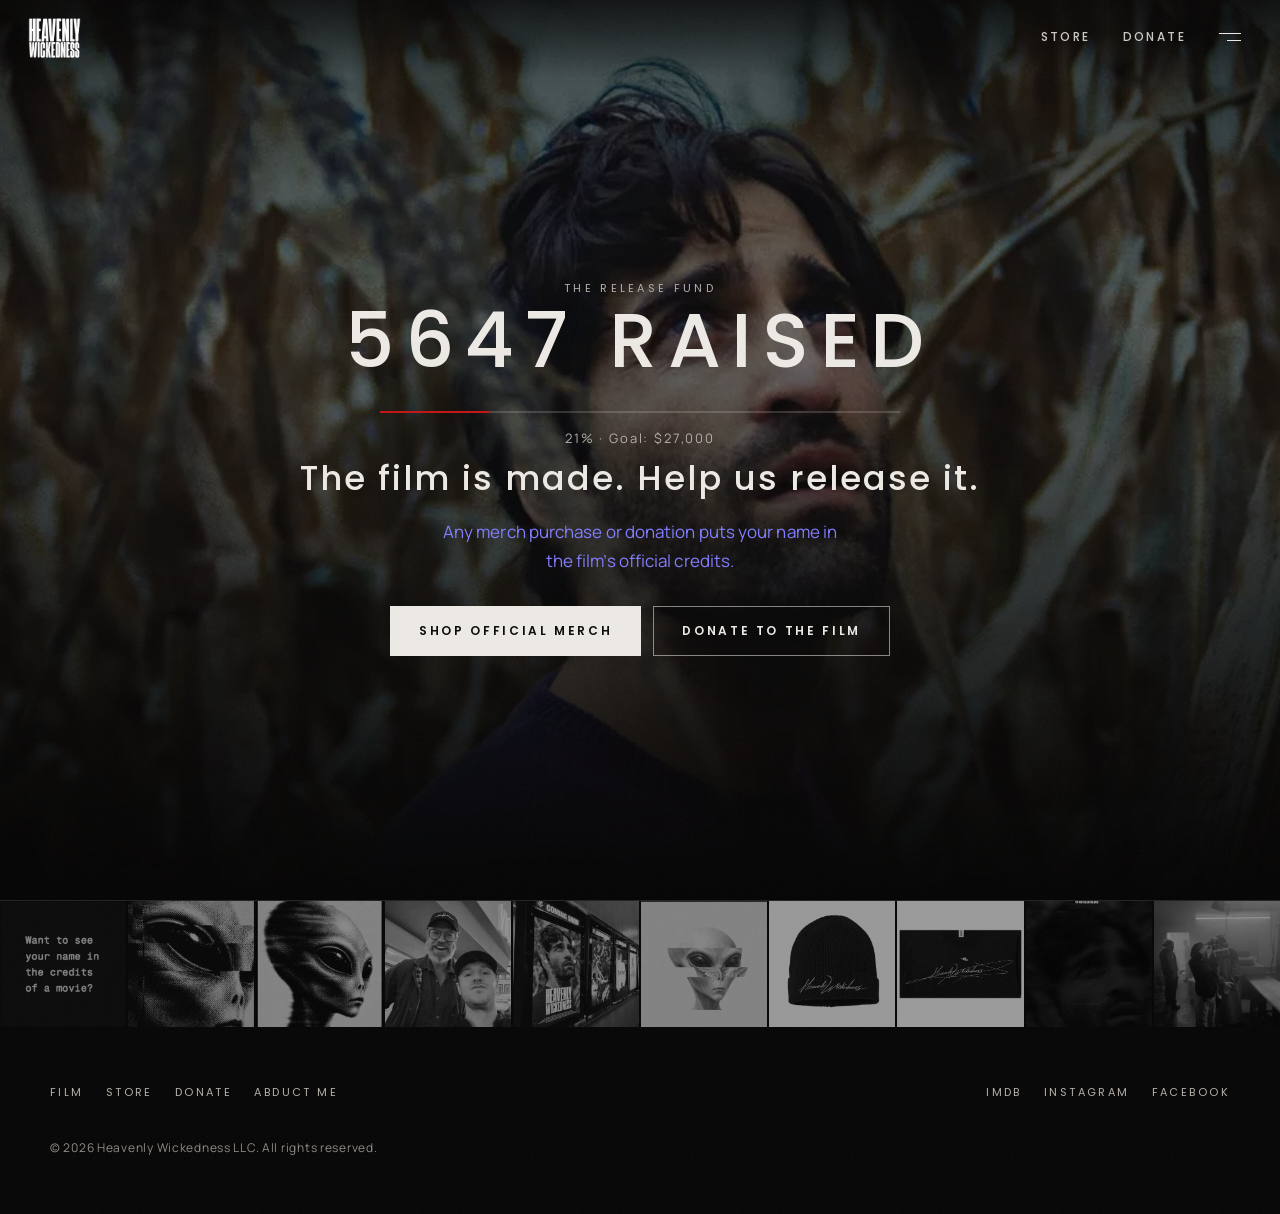
<file: release-fund-bar/index.html>
<!DOCTYPE html>
<html lang="en-US">
<head>
  <meta charset="utf-8">
  <meta name="viewport" content="width=device-width, initial-scale=1, viewport-fit=cover">
  <meta name="theme-color" content="#060505">
  <title>Release Fund Bar | Support the Film Release — Heavenly Wickedness</title>
  <meta name="description" content="Support the release of Heavenly Wickedness. Shop official film merchandise or donate to help reach the $27,000 release fund goal and receive credit in the film.">
  <link rel="canonical" href="https://www.heavenlywickedness.com/release-fund-bar/">
  <meta property="og:title" content="Release Fund Bar | Support the Film Release — Heavenly Wickedness">
  <meta property="og:description" content="Support the release of Heavenly Wickedness. Shop official film merchandise or donate to help reach the $27,000 release fund goal and receive credit in the film.">
  <meta property="og:image" content="https://www.heavenlywickedness.com/assets/og-joey.png">
  <meta name="twitter:card" content="summary_large_image">
  <link rel="icon" href="/assets/logo-mark.png">
  <script>document.documentElement.className="js";</script>
  <link rel="preconnect" href="https://fonts.googleapis.com">
  <link rel="preconnect" href="https://fonts.gstatic.com" crossorigin>
  <link href="https://fonts.googleapis.com/css2?family=Manrope:wght@400;500;600&family=Poppins:wght@400;500;600&display=swap" rel="stylesheet">
  <link rel="stylesheet" href="/css/site.css">
</head>
<body>
<a class="skip" href="#page">Skip to Content</a>
<header class="hdr">
  <a class="hdr-mark" href="/"><img src="/assets/img/wordmark-600.webp" alt="Heavenly Wickedness" width="600" height="457"></a>
  <div class="hdr-right">
    <a class="hdr-link" href="/store/">Store</a><a class="hdr-link" href="/donate/">Donate</a>
    <button class="menu-btn" type="button" aria-label="Open Menu" aria-expanded="false" aria-controls="menu"><span></span><span></span></button>
  </div>
</header>
<div class="menu" id="menu" aria-hidden="true">
  <nav aria-label="Main">
      <a href="/">Film</a>
      <a href="/store/">Store</a>
      <a href="/donate/">Donate</a>
      <a href="/abductme/">Abduct Me</a>
  </nav>
  <div class="menu-socials">
      <a href="https://www.imdb.com/title/tt32535053/?ref_=ttfc_ov_i" rel="noopener noreferrer" target="_blank">IMDb</a>
      <a href="http://instagram.com/heavenlywickedness" rel="noopener noreferrer" target="_blank">Instagram</a>
      <a href="https://www.facebook.com/profile.php?id=61564948440703" rel="noopener noreferrer" target="_blank">Facebook</a>
  </div>
</div>
<main id="page">

<section class="opening" style="min-height:100vh;min-height:100svh;place-items:center">
  <img class="bg" src="/assets/img/poster-joey-800.webp" srcset="/assets/img/poster-joey-800.webp 800w, /assets/img/poster-joey-1400.webp 1400w, /assets/img/poster-joey-2000.webp 1800w" sizes="100vw" alt="" width="1800" height="733" fetchpriority="high" decoding="async">
  <div class="veil" aria-hidden="true"></div>
  <div class="opening-inner">
    <p class="kicker">The Release Fund</p>
    <h1>5647 Raised</h1>
    <div class="fund"><div class="bar" aria-hidden="true"><span></span></div><p>21% · Goal: $27,000</p></div>
    <h2>The film is made. Help us release it.</h2>
    <p class="note">Any merch purchase or donation puts your name in the film’s official credits.</p>
    <div class="btn-row" style="margin-top:30px">
      <a class="btn" href="/store/">Shop Official Merch</a>
      <a class="btn btn-ghost" href="/donate/">Donate to the Film</a>
    </div>
  </div>
</section>

</main>
<footer class="ftr">
  <div class="ig">
    <a href="https://www.instagram.com/p/DfhvP5kkWOf/" rel="noopener noreferrer" target="_blank" aria-label="Instagram post: Any donation or merch purchase earns your name in the end credits of the film."><img src="/assets/img/ig-01-400.webp" alt="Any donation or merch purchase earns your name in the end credits of the film." width="400" height="400" loading="lazy" decoding="async"></a>
    <a href="https://www.instagram.com/p/DfJZO4rRqHn/" rel="noopener noreferrer" target="_blank" aria-label="Instagram post"><img src="/assets/img/ig-02-400.webp" alt="" width="400" height="400" loading="lazy" decoding="async"></a>
    <a href="https://www.instagram.com/p/DexC-eWmUae/" rel="noopener noreferrer" target="_blank" aria-label="Instagram post: eNtEr tHe uKnowN"><img src="/assets/img/ig-03-400.webp" alt="eNtEr tHe uKnowN" width="400" height="400" loading="lazy" decoding="async"></a>
    <a href="https://www.instagram.com/p/DeshclaIoE8/" rel="noopener noreferrer" target="_blank" aria-label="Instagram post: Dallas private screening"><img src="/assets/img/ig-04-400.webp" alt="Dallas private screening" width="400" height="400" loading="lazy" decoding="async"></a>
    <a href="https://www.instagram.com/p/Dd9VNlcR0Wg/" rel="noopener noreferrer" target="_blank" aria-label="Instagram post: Who’s coming tomorrow to our Dallas private screening?"><img src="/assets/img/ig-05-400.webp" alt="Who’s coming tomorrow to our Dallas private screening?" width="400" height="400" loading="lazy" decoding="async"></a>
    <a href="https://www.instagram.com/p/Dd21467NUJN/" rel="noopener noreferrer" target="_blank" aria-label="Instagram post: Alien Identity Crisis"><img src="/assets/img/ig-06-400.webp" alt="Alien Identity Crisis" width="400" height="400" loading="lazy" decoding="async"></a>
    <a href="https://www.instagram.com/p/Ddu-yXlkbfa/" rel="noopener noreferrer" target="_blank" aria-label="Instagram post: Claim Your Artifact"><img src="/assets/img/ig-07-400.webp" alt="Claim Your Artifact" width="400" height="400" loading="lazy" decoding="async"></a>
    <a href="https://www.instagram.com/p/Dc-bOg5kX-A/" rel="noopener noreferrer" target="_blank" aria-label="Instagram post: Heavenly Signature tee is landing on doorsteps."><img src="/assets/img/ig-08-400.webp" alt="Heavenly Signature tee is landing on doorsteps." width="400" height="400" loading="lazy" decoding="async"></a>
    <a href="https://www.instagram.com/p/Dc7DSa4D_wz/" rel="noopener noreferrer" target="_blank" aria-label="Instagram post: Be part of the story"><img src="/assets/img/ig-09-400.webp" alt="Be part of the story" width="400" height="400" loading="lazy" decoding="async"></a>
    <a href="https://www.instagram.com/reel/DfNxWx1p_vG/" rel="noopener noreferrer" target="_blank" aria-label="Instagram post: BTS The making of Heavenly Wickedness"><img src="/assets/img/ig-10-400.webp" alt="BTS The making of Heavenly Wickedness" width="400" height="400" loading="lazy" decoding="async"></a>
  </div>
  <div class="wrap">
    <div class="ftr-row">
      <nav class="ftr-links" aria-label="Footer"><a href="/">Film</a><a href="/store/">Store</a><a href="/donate/">Donate</a><a href="/abductme/">Abduct Me</a></nav>
      <div class="socials">
      <a href="https://www.imdb.com/title/tt32535053/?ref_=ttfc_ov_i" rel="noopener noreferrer" target="_blank">IMDb</a>
      <a href="http://instagram.com/heavenlywickedness" rel="noopener noreferrer" target="_blank">Instagram</a>
      <a href="https://www.facebook.com/profile.php?id=61564948440703" rel="noopener noreferrer" target="_blank">Facebook</a>
      </div>
    </div>
    <p class="copy">© 2026 Heavenly Wickedness LLC. All rights reserved.</p>
  </div>
</footer>
<script src="/js/site.js" defer></script>
</body>
</html>
</file>
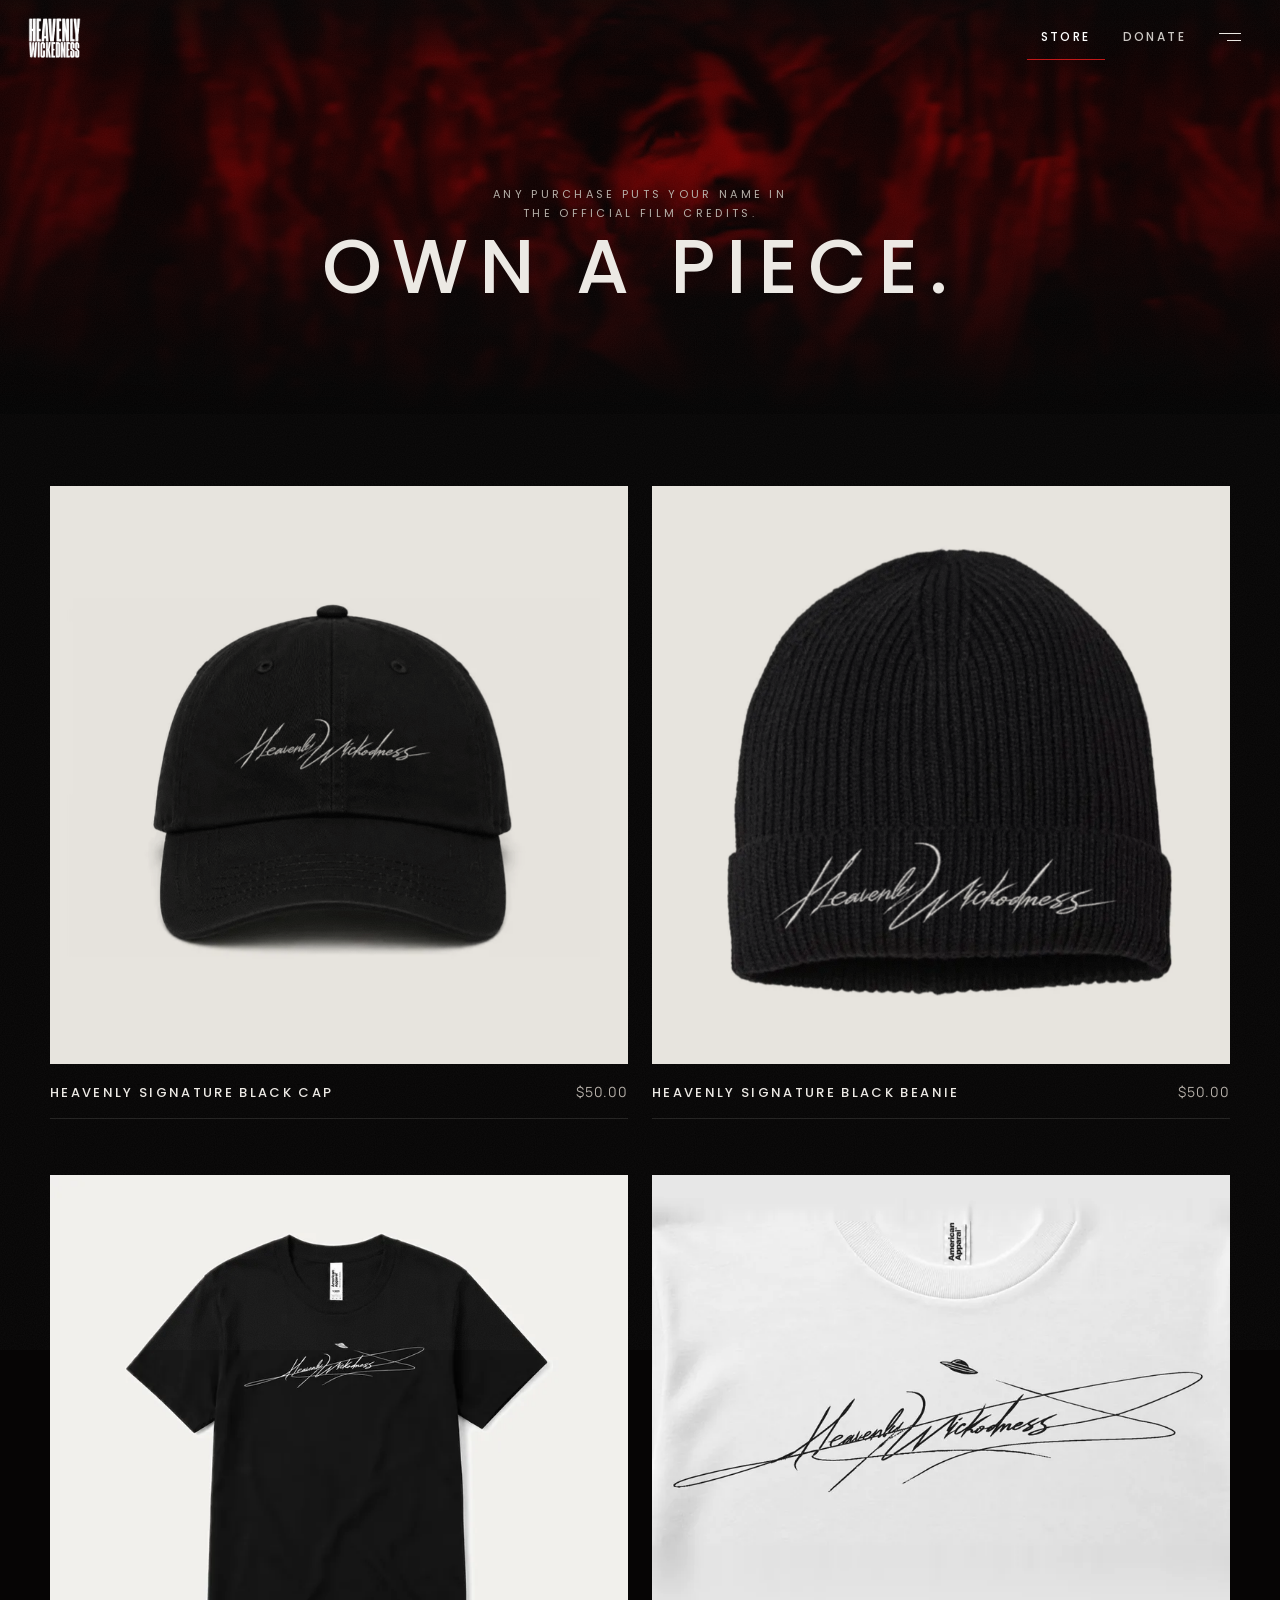
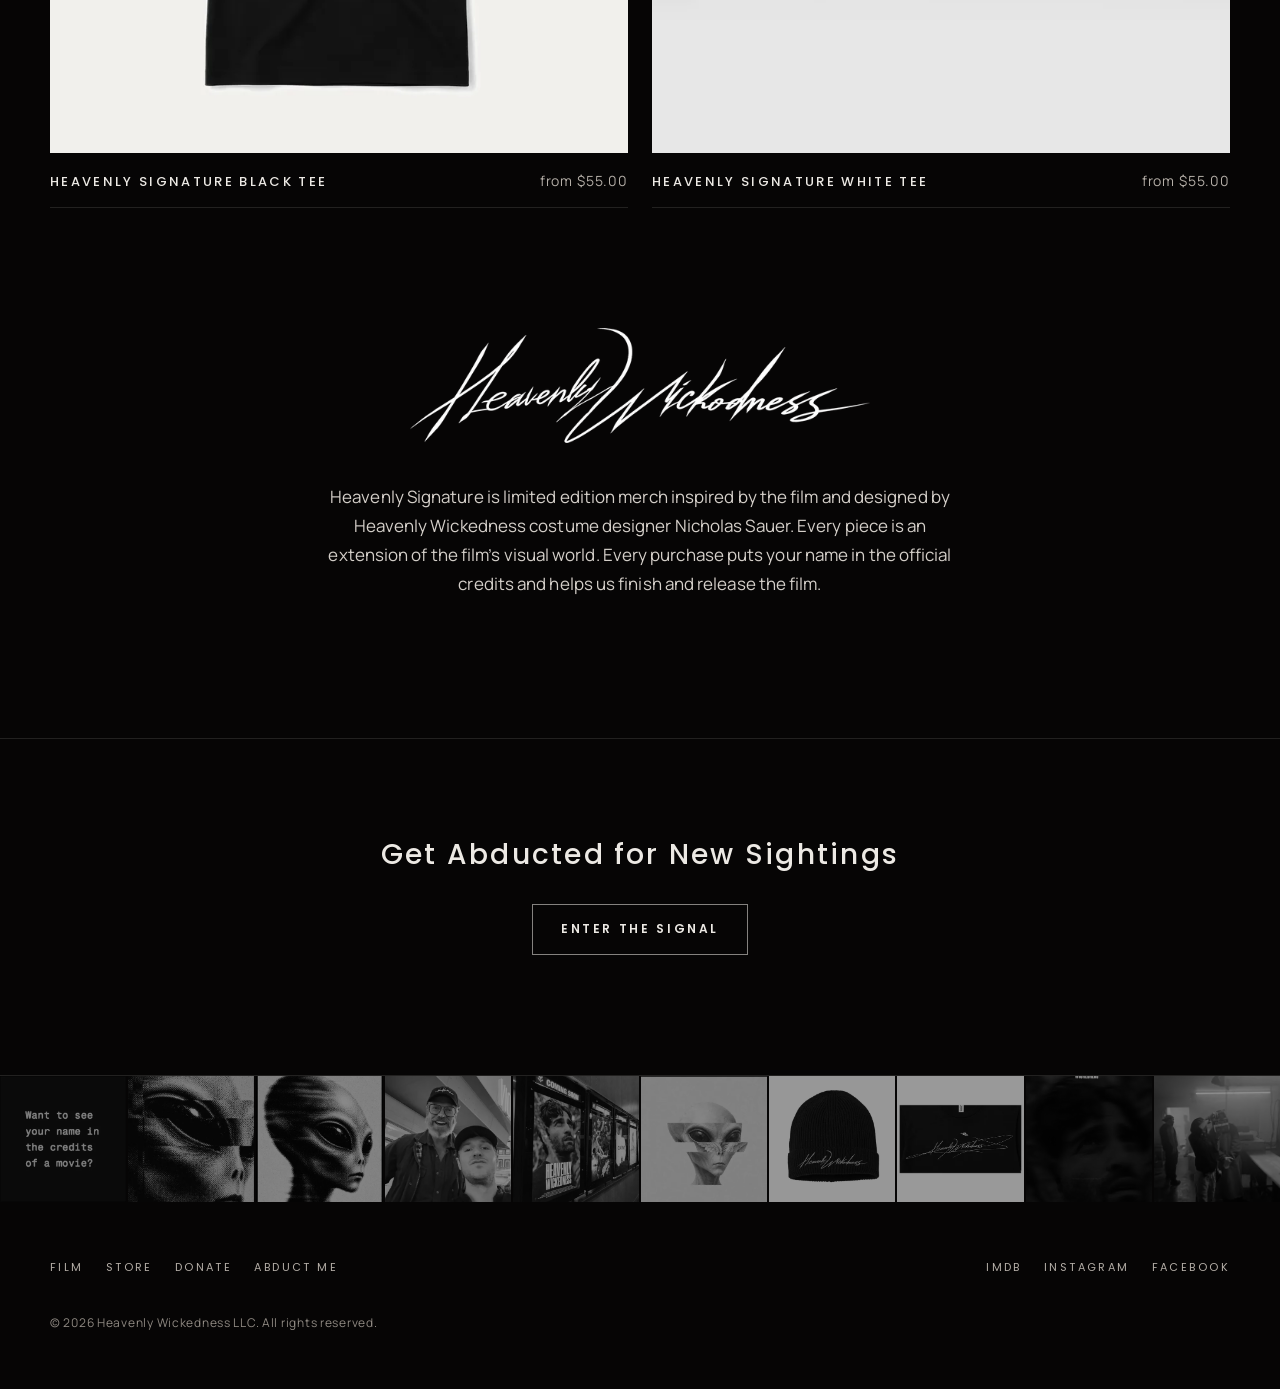
<file: store/index.html>
<!DOCTYPE html>
<html lang="en-US">
<head>
  <meta charset="utf-8">
  <meta name="viewport" content="width=device-width, initial-scale=1, viewport-fit=cover">
  <meta name="theme-color" content="#060505">
  <title>Store | Heavenly Signature — Heavenly Wickedness</title>
  <meta name="description" content="Shop limited edition Heavenly Wickedness merch inspired by mystery, conspiracy, and truth.">
  <link rel="canonical" href="https://www.heavenlywickedness.com/store/">
  <meta property="og:title" content="Store | Heavenly Signature — Heavenly Wickedness">
  <meta property="og:description" content="Shop limited edition Heavenly Wickedness merch inspired by mystery, conspiracy, and truth.">
  <meta property="og:image" content="https://www.heavenlywickedness.com/assets/store-og.png">
  <meta name="twitter:card" content="summary_large_image">
  <link rel="icon" href="/assets/logo-mark.png">
  <script>document.documentElement.className="js";</script>
  <link rel="preconnect" href="https://fonts.googleapis.com">
  <link rel="preconnect" href="https://fonts.gstatic.com" crossorigin>
  <link href="https://fonts.googleapis.com/css2?family=Manrope:wght@400;500;600&family=Poppins:wght@400;500;600&display=swap" rel="stylesheet">
  <link rel="stylesheet" href="/css/site.css">
</head>
<body>
<a class="skip" href="#page">Skip to Content</a>
<header class="hdr">
  <a class="hdr-mark" href="/"><img src="/assets/img/wordmark-600.webp" alt="Heavenly Wickedness" width="600" height="457"></a>
  <div class="hdr-right">
    <a class="hdr-link" href="/store/" aria-current="page">Store</a><a class="hdr-link" href="/donate/">Donate</a>
    <button class="menu-btn" type="button" aria-label="Open Menu" aria-expanded="false" aria-controls="menu"><span></span><span></span></button>
  </div>
</header>
<div class="menu" id="menu" aria-hidden="true">
  <nav aria-label="Main">
      <a href="/">Film</a>
      <a href="/store/" aria-current="page">Store</a>
      <a href="/donate/">Donate</a>
      <a href="/abductme/">Abduct Me</a>
  </nav>
  <div class="menu-socials">
      <a href="https://www.imdb.com/title/tt32535053/?ref_=ttfc_ov_i" rel="noopener noreferrer" target="_blank">IMDb</a>
      <a href="http://instagram.com/heavenlywickedness" rel="noopener noreferrer" target="_blank">Instagram</a>
      <a href="https://www.facebook.com/profile.php?id=61564948440703" rel="noopener noreferrer" target="_blank">Facebook</a>
  </div>
</div>
<main id="page">

<section class="opening low">
  <img class="bg" src="/assets/img/cornred-800.webp" srcset="/assets/img/cornred-800.webp 800w, /assets/img/cornred-1400.webp 1400w, /assets/img/cornred-2000.webp 2000w" sizes="100vw" alt="" width="2000" height="814" fetchpriority="high" decoding="async">
  <div class="veil" aria-hidden="true"></div>
  <div class="opening-inner">
    <p class="kicker">Any purchase puts your name in the official film credits.</p>
    <h1>Own a Piece.</h1>
  </div>
</section>
<section class="wrap">
  <div class="store-grid">
    <a class="piece" href="/store/p/heavenly-signature-black-cap/" data-reveal>
      <div class="plate"><img src="/assets/img/cap-1-240.webp" srcset="/assets/img/cap-1-240.webp 240w, /assets/img/cap-1-800.webp 800w, /assets/img/cap-1-1400.webp 1400w" sizes="(min-width: 720px) 45vw, 92vw" alt="Heavenly Signature Black Cap" width="1400" height="969" loading="lazy" decoding="async"></div>
      <div class="piece-info"><h2>Heavenly Signature Black Cap</h2><p class="price">$50.00</p></div>
    </a>
    <a class="piece" href="/store/p/heavenly-signature-black-beanie/" data-reveal>
      <div class="plate"><img src="/assets/img/beanie-1-240.webp" srcset="/assets/img/beanie-1-240.webp 240w, /assets/img/beanie-1-800.webp 800w, /assets/img/beanie-1-1400.webp 1400w" sizes="(min-width: 720px) 45vw, 92vw" alt="Heavenly Signature Black Beanie" width="1400" height="1168" loading="lazy" decoding="async"></div>
      <div class="piece-info"><h2>Heavenly Signature Black Beanie</h2><p class="price">$50.00</p></div>
    </a>
    <a class="piece" href="/store/p/black-tee/" data-reveal>
      <div class="plate light"><img src="/assets/img/black-tee-1-240.webp" srcset="/assets/img/black-tee-1-240.webp 240w, /assets/img/black-tee-1-800.webp 800w, /assets/img/black-tee-1-1400.webp 1400w" sizes="(min-width: 720px) 45vw, 92vw" alt="Heavenly Signature Black Tee" width="1400" height="1400" loading="lazy" decoding="async"></div>
      <div class="piece-info"><h2>Heavenly Signature Black Tee</h2><p class="price">from $55.00</p></div>
    </a>
    <a class="piece" href="/store/p/heavenly-signature-tee-white/" data-reveal>
      <div class="plate light"><img src="/assets/img/white-tee-0-240.webp" srcset="/assets/img/white-tee-0-240.webp 240w, /assets/img/white-tee-0-800.webp 800w, /assets/img/white-tee-0-1400.webp 1400w" sizes="(min-width: 720px) 45vw, 92vw" alt="Heavenly Signature White Tee" width="1400" height="1400" loading="lazy" decoding="async"></div>
      <div class="piece-info"><h2>Heavenly Signature White Tee</h2><p class="price">from $55.00</p></div>
    </a>
  </div>
</section>
<section class="series center">
  <div class="read">
    <img class="sig" src="/assets/img/signature-600.webp" srcset="/assets/img/signature-600.webp 600w, /assets/img/signature-1200.webp 1200w" sizes="460px" alt="Heavenly Signature" width="1200" height="302" loading="lazy" data-reveal="fade">
    <p data-reveal>Heavenly Signature is limited edition merch inspired by the film and designed by Heavenly Wickedness costume designer Nicholas Sauer. Every piece is an extension of the film’s visual world. Every purchase puts your name in the official credits and helps us finish and release the film.</p>
  </div>
</section>
<section class="signal center">
  <div class="wrap" data-reveal>
    <h2>Get Abducted for New Sightings</h2>
    <a class="btn btn-ghost" href="/abductme/">Enter the Signal</a>
  </div>
</section>

</main>
<footer class="ftr">
  <div class="ig">
    <a href="https://www.instagram.com/p/DfhvP5kkWOf/" rel="noopener noreferrer" target="_blank" aria-label="Instagram post: Any donation or merch purchase earns your name in the end credits of the film."><img src="/assets/img/ig-01-400.webp" alt="Any donation or merch purchase earns your name in the end credits of the film." width="400" height="400" loading="lazy" decoding="async"></a>
    <a href="https://www.instagram.com/p/DfJZO4rRqHn/" rel="noopener noreferrer" target="_blank" aria-label="Instagram post"><img src="/assets/img/ig-02-400.webp" alt="" width="400" height="400" loading="lazy" decoding="async"></a>
    <a href="https://www.instagram.com/p/DexC-eWmUae/" rel="noopener noreferrer" target="_blank" aria-label="Instagram post: eNtEr tHe uKnowN"><img src="/assets/img/ig-03-400.webp" alt="eNtEr tHe uKnowN" width="400" height="400" loading="lazy" decoding="async"></a>
    <a href="https://www.instagram.com/p/DeshclaIoE8/" rel="noopener noreferrer" target="_blank" aria-label="Instagram post: Dallas private screening"><img src="/assets/img/ig-04-400.webp" alt="Dallas private screening" width="400" height="400" loading="lazy" decoding="async"></a>
    <a href="https://www.instagram.com/p/Dd9VNlcR0Wg/" rel="noopener noreferrer" target="_blank" aria-label="Instagram post: Who’s coming tomorrow to our Dallas private screening?"><img src="/assets/img/ig-05-400.webp" alt="Who’s coming tomorrow to our Dallas private screening?" width="400" height="400" loading="lazy" decoding="async"></a>
    <a href="https://www.instagram.com/p/Dd21467NUJN/" rel="noopener noreferrer" target="_blank" aria-label="Instagram post: Alien Identity Crisis"><img src="/assets/img/ig-06-400.webp" alt="Alien Identity Crisis" width="400" height="400" loading="lazy" decoding="async"></a>
    <a href="https://www.instagram.com/p/Ddu-yXlkbfa/" rel="noopener noreferrer" target="_blank" aria-label="Instagram post: Claim Your Artifact"><img src="/assets/img/ig-07-400.webp" alt="Claim Your Artifact" width="400" height="400" loading="lazy" decoding="async"></a>
    <a href="https://www.instagram.com/p/Dc-bOg5kX-A/" rel="noopener noreferrer" target="_blank" aria-label="Instagram post: Heavenly Signature tee is landing on doorsteps."><img src="/assets/img/ig-08-400.webp" alt="Heavenly Signature tee is landing on doorsteps." width="400" height="400" loading="lazy" decoding="async"></a>
    <a href="https://www.instagram.com/p/Dc7DSa4D_wz/" rel="noopener noreferrer" target="_blank" aria-label="Instagram post: Be part of the story"><img src="/assets/img/ig-09-400.webp" alt="Be part of the story" width="400" height="400" loading="lazy" decoding="async"></a>
    <a href="https://www.instagram.com/reel/DfNxWx1p_vG/" rel="noopener noreferrer" target="_blank" aria-label="Instagram post: BTS The making of Heavenly Wickedness"><img src="/assets/img/ig-10-400.webp" alt="BTS The making of Heavenly Wickedness" width="400" height="400" loading="lazy" decoding="async"></a>
  </div>
  <div class="wrap">
    <div class="ftr-row">
      <nav class="ftr-links" aria-label="Footer"><a href="/">Film</a><a href="/store/">Store</a><a href="/donate/">Donate</a><a href="/abductme/">Abduct Me</a></nav>
      <div class="socials">
      <a href="https://www.imdb.com/title/tt32535053/?ref_=ttfc_ov_i" rel="noopener noreferrer" target="_blank">IMDb</a>
      <a href="http://instagram.com/heavenlywickedness" rel="noopener noreferrer" target="_blank">Instagram</a>
      <a href="https://www.facebook.com/profile.php?id=61564948440703" rel="noopener noreferrer" target="_blank">Facebook</a>
      </div>
    </div>
    <p class="copy">© 2026 Heavenly Wickedness LLC. All rights reserved.</p>
  </div>
</footer>
<script src="/js/site.js" defer></script>
</body>
</html>
</file>
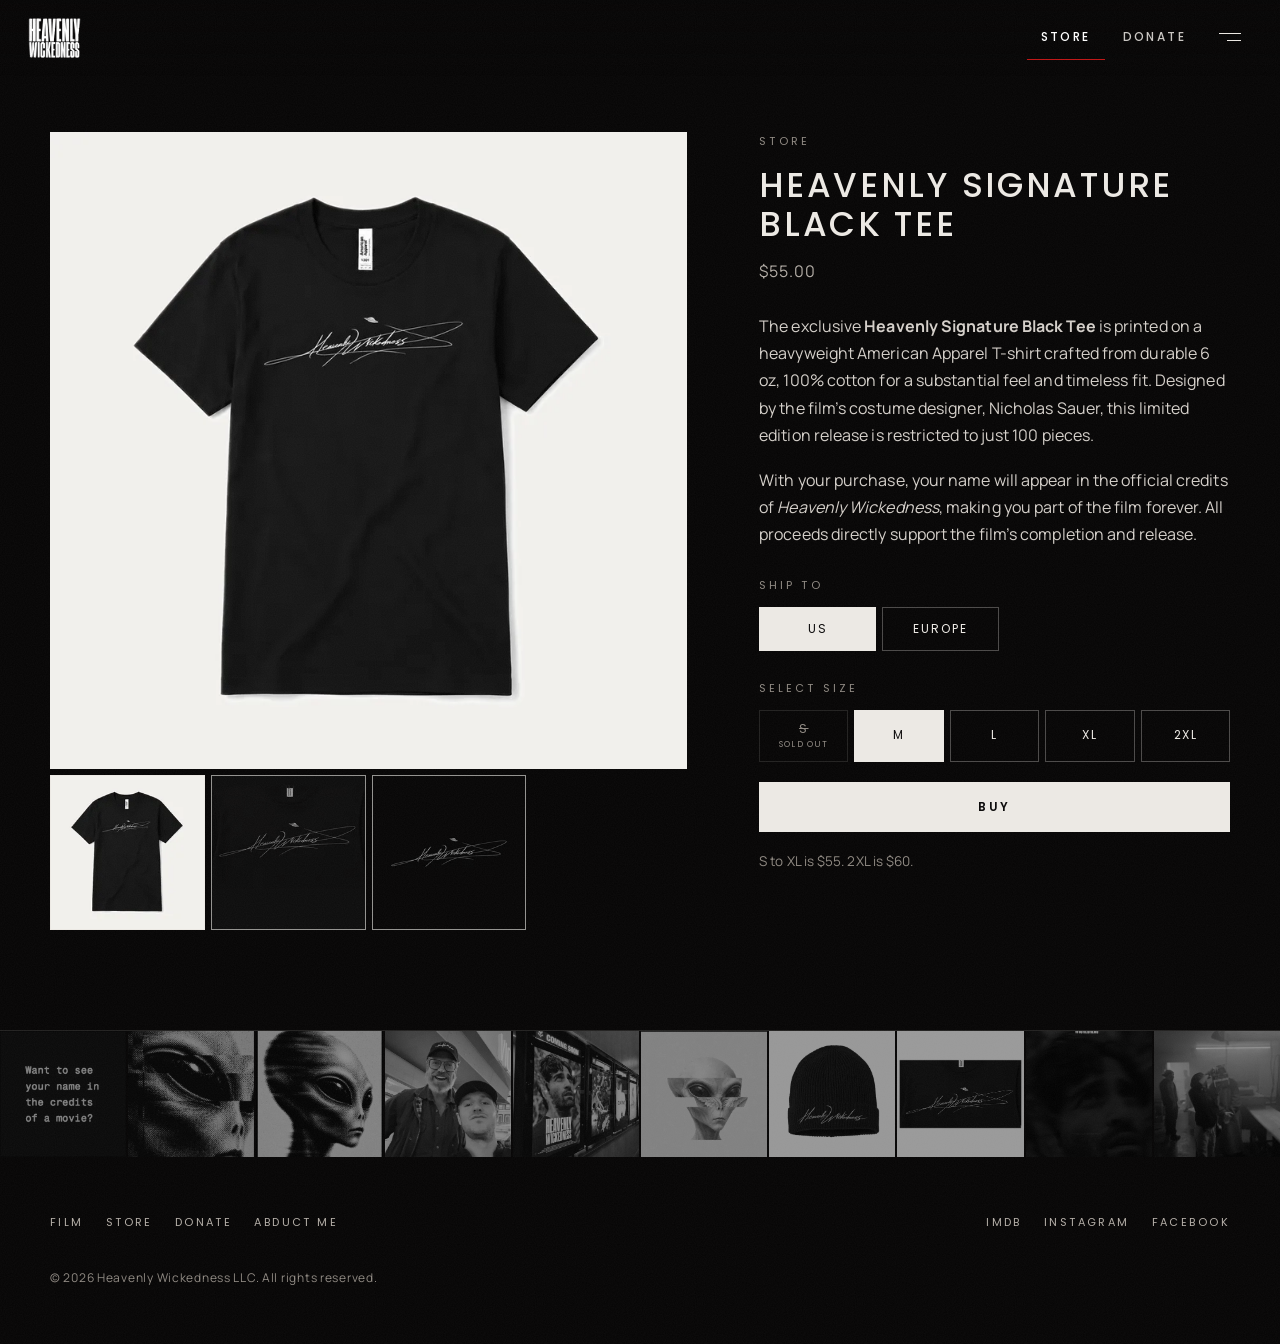
<file: store/p/black-tee/index.html>
<!DOCTYPE html>
<html lang="en-US">
<head>
  <meta charset="utf-8">
  <meta name="viewport" content="width=device-width, initial-scale=1, viewport-fit=cover">
  <meta name="theme-color" content="#060505">
  <title>Store - Heavenly Signature Black Tee — Heavenly Wickedness</title>
  <meta name="description" content="Every purchase puts your name in the official credits of Heavenly Wickedness. All proceeds directly support the film’s completion and release.">
  <link rel="canonical" href="https://www.heavenlywickedness.com/store/p/black-tee/">
  <meta property="og:title" content="Store - Heavenly Signature Black Tee — Heavenly Wickedness">
  <meta property="og:description" content="Every purchase puts your name in the official credits of Heavenly Wickedness. All proceeds directly support the film’s completion and release.">
  <meta property="og:image" content="https://www.heavenlywickedness.com/assets/black-tee-1.png">
  <meta name="twitter:card" content="summary_large_image">
  <link rel="icon" href="/assets/logo-mark.png">
  <script>document.documentElement.className="js";</script>
  <link rel="preconnect" href="https://fonts.googleapis.com">
  <link rel="preconnect" href="https://fonts.gstatic.com" crossorigin>
  <link href="https://fonts.googleapis.com/css2?family=Manrope:wght@400;500;600&family=Poppins:wght@400;500;600&display=swap" rel="stylesheet">
  <link rel="stylesheet" href="/css/site.css">
</head>
<body>
<a class="skip" href="#page">Skip to Content</a>
<header class="hdr">
  <a class="hdr-mark" href="/"><img src="/assets/img/wordmark-600.webp" alt="Heavenly Wickedness" width="600" height="457"></a>
  <div class="hdr-right">
    <a class="hdr-link" href="/store/" aria-current="page">Store</a><a class="hdr-link" href="/donate/">Donate</a>
    <button class="menu-btn" type="button" aria-label="Open Menu" aria-expanded="false" aria-controls="menu"><span></span><span></span></button>
  </div>
</header>
<div class="menu" id="menu" aria-hidden="true">
  <nav aria-label="Main">
      <a href="/">Film</a>
      <a href="/store/" aria-current="page">Store</a>
      <a href="/donate/">Donate</a>
      <a href="/abductme/">Abduct Me</a>
  </nav>
  <div class="menu-socials">
      <a href="https://www.imdb.com/title/tt32535053/?ref_=ttfc_ov_i" rel="noopener noreferrer" target="_blank">IMDb</a>
      <a href="http://instagram.com/heavenlywickedness" rel="noopener noreferrer" target="_blank">Instagram</a>
      <a href="https://www.facebook.com/profile.php?id=61564948440703" rel="noopener noreferrer" target="_blank">Facebook</a>
  </div>
</div>
<main id="page">

<div class="wrap product">
  <div class="gallery" data-gallery>
    <div class="plate light"><img src="/assets/img/black-tee-1-240.webp" srcset="/assets/img/black-tee-1-240.webp 240w, /assets/img/black-tee-1-800.webp 800w, /assets/img/black-tee-1-1400.webp 1400w" sizes="(min-width: 960px) 55vw, 100vw" alt="Heavenly Signature Black Tee front" width="1400" height="1400" fetchpriority="high" decoding="async" data-gallery-main></div>
    <div class="thumbs light"><button type="button" data-gallery-thumb data-srcset="/assets/img/black-tee-1-240.webp 240w, /assets/img/black-tee-1-800.webp 800w, /assets/img/black-tee-1-1400.webp 1400w" aria-current="true"><img src="/assets/img/black-tee-1-240.webp" alt="Heavenly Signature Black Tee front" width="240" height="240" loading="lazy"></button><button type="button" data-gallery-thumb data-srcset="/assets/img/black-tee-2-240.webp 240w, /assets/img/black-tee-2-800.webp 800w, /assets/img/black-tee-2-1400.webp 1400w"><img src="/assets/img/black-tee-2-240.webp" alt="Heavenly Signature Black Tee front graphic" width="240" height="240" loading="lazy"></button><button type="button" data-gallery-thumb data-srcset="/assets/img/black-tee-3-240.webp 240w, /assets/img/black-tee-3-800.webp 800w, /assets/img/black-tee-3-1400.webp 1400w"><img src="/assets/img/black-tee-3-240.webp" alt="Heavenly Signature Black Tee front graphic" width="240" height="240" loading="lazy"></button></div>
  </div>
  <div class="product-info">
    <p class="kicker"><a href="/store/">Store</a></p>
    <h1>Heavenly Signature Black Tee</h1>
    <p class="price" data-price>from $55.00</p>
    <div class="product-copy"><p>The exclusive <strong>Heavenly Signature Black Tee</strong> is printed on a heavyweight American Apparel T-shirt crafted from durable 6 oz, 100% cotton for a substantial feel and timeless fit. Designed by the film’s costume designer, Nicholas Sauer, this limited edition release is restricted to just 100 pieces.</p>
<p>With your purchase, your name will appear in the official credits of <em>Heavenly Wickedness</em>, making you part of the film forever. All proceeds directly support the film’s completion and release.</p></div>
    <div data-buy-box>
      <p class="lab" id="ship-lab">Ship to</p>
      <div class="ship-to" role="group" aria-labelledby="ship-lab"><button type="button" data-region="us" aria-pressed="true">US</button><button type="button" data-region="eu" aria-pressed="false">Europe</button></div>
      <p class="lab" id="size-lab">Select Size</p>
      <div class="sizes" role="group" aria-labelledby="size-lab">
        <button type="button" data-size data-amount="$55.00" disabled aria-label="Small, Sold out"><span class="sz">S</span> <small>Sold out</small></button><button type="button" data-size data-link-us="https://buy.stripe.com/cNi00j1gAfj53zs67Kb7y05" data-link-eu="https://buy.stripe.com/cNi8wPf7q6Mz4Dw7bOb7y06" data-amount="$55.00" aria-pressed="true" aria-label="Medium"><span class="sz">M</span></button><button type="button" data-size data-link-us="https://buy.stripe.com/28EfZh0cwdaX6LEdAcb7y07" data-link-eu="https://buy.stripe.com/dRm4gzaRa5Iv2vo67Kb7y08" data-amount="$55.00" aria-pressed="false" aria-label="Large"><span class="sz">L</span></button><button type="button" data-size data-link-us="https://buy.stripe.com/5kQ4gz4sMc6T0ng2Vyb7y09" data-link-eu="https://buy.stripe.com/8x2fZhbVe8UH7PI0Nqb7y0a" data-amount="$55.00" aria-pressed="false" aria-label="XL"><span class="sz">XL</span></button><button type="button" data-size data-link-us="https://buy.stripe.com/14AdR9e3mdaX3zs7bOb7y0d" data-link-eu="https://buy.stripe.com/28E6oH7EY3An7PIbs4b7y0e" data-amount="$60.00" aria-pressed="false" aria-label="2XL"><span class="sz">2XL</span></button>
      </div>
      <p class="buy"><a class="btn btn-wide" data-buy href="https://buy.stripe.com/cNi00j1gAfj53zs67Kb7y05">Buy</a></p>
      <p class="disclaimer">S to XL is $55. 2XL is $60.</p>
</div>
    <!-- Small is sold out. No payment link is attached to that size. -->
  </div>
</div>

</main>
<footer class="ftr">
  <div class="ig">
    <a href="https://www.instagram.com/p/DfhvP5kkWOf/" rel="noopener noreferrer" target="_blank" aria-label="Instagram post: Any donation or merch purchase earns your name in the end credits of the film."><img src="/assets/img/ig-01-400.webp" alt="Any donation or merch purchase earns your name in the end credits of the film." width="400" height="400" loading="lazy" decoding="async"></a>
    <a href="https://www.instagram.com/p/DfJZO4rRqHn/" rel="noopener noreferrer" target="_blank" aria-label="Instagram post"><img src="/assets/img/ig-02-400.webp" alt="" width="400" height="400" loading="lazy" decoding="async"></a>
    <a href="https://www.instagram.com/p/DexC-eWmUae/" rel="noopener noreferrer" target="_blank" aria-label="Instagram post: eNtEr tHe uKnowN"><img src="/assets/img/ig-03-400.webp" alt="eNtEr tHe uKnowN" width="400" height="400" loading="lazy" decoding="async"></a>
    <a href="https://www.instagram.com/p/DeshclaIoE8/" rel="noopener noreferrer" target="_blank" aria-label="Instagram post: Dallas private screening"><img src="/assets/img/ig-04-400.webp" alt="Dallas private screening" width="400" height="400" loading="lazy" decoding="async"></a>
    <a href="https://www.instagram.com/p/Dd9VNlcR0Wg/" rel="noopener noreferrer" target="_blank" aria-label="Instagram post: Who’s coming tomorrow to our Dallas private screening?"><img src="/assets/img/ig-05-400.webp" alt="Who’s coming tomorrow to our Dallas private screening?" width="400" height="400" loading="lazy" decoding="async"></a>
    <a href="https://www.instagram.com/p/Dd21467NUJN/" rel="noopener noreferrer" target="_blank" aria-label="Instagram post: Alien Identity Crisis"><img src="/assets/img/ig-06-400.webp" alt="Alien Identity Crisis" width="400" height="400" loading="lazy" decoding="async"></a>
    <a href="https://www.instagram.com/p/Ddu-yXlkbfa/" rel="noopener noreferrer" target="_blank" aria-label="Instagram post: Claim Your Artifact"><img src="/assets/img/ig-07-400.webp" alt="Claim Your Artifact" width="400" height="400" loading="lazy" decoding="async"></a>
    <a href="https://www.instagram.com/p/Dc-bOg5kX-A/" rel="noopener noreferrer" target="_blank" aria-label="Instagram post: Heavenly Signature tee is landing on doorsteps."><img src="/assets/img/ig-08-400.webp" alt="Heavenly Signature tee is landing on doorsteps." width="400" height="400" loading="lazy" decoding="async"></a>
    <a href="https://www.instagram.com/p/Dc7DSa4D_wz/" rel="noopener noreferrer" target="_blank" aria-label="Instagram post: Be part of the story"><img src="/assets/img/ig-09-400.webp" alt="Be part of the story" width="400" height="400" loading="lazy" decoding="async"></a>
    <a href="https://www.instagram.com/reel/DfNxWx1p_vG/" rel="noopener noreferrer" target="_blank" aria-label="Instagram post: BTS The making of Heavenly Wickedness"><img src="/assets/img/ig-10-400.webp" alt="BTS The making of Heavenly Wickedness" width="400" height="400" loading="lazy" decoding="async"></a>
  </div>
  <div class="wrap">
    <div class="ftr-row">
      <nav class="ftr-links" aria-label="Footer"><a href="/">Film</a><a href="/store/">Store</a><a href="/donate/">Donate</a><a href="/abductme/">Abduct Me</a></nav>
      <div class="socials">
      <a href="https://www.imdb.com/title/tt32535053/?ref_=ttfc_ov_i" rel="noopener noreferrer" target="_blank">IMDb</a>
      <a href="http://instagram.com/heavenlywickedness" rel="noopener noreferrer" target="_blank">Instagram</a>
      <a href="https://www.facebook.com/profile.php?id=61564948440703" rel="noopener noreferrer" target="_blank">Facebook</a>
      </div>
    </div>
    <p class="copy">© 2026 Heavenly Wickedness LLC. All rights reserved.</p>
  </div>
</footer>
<script src="/js/site.js" defer></script>
</body>
</html>
</file>
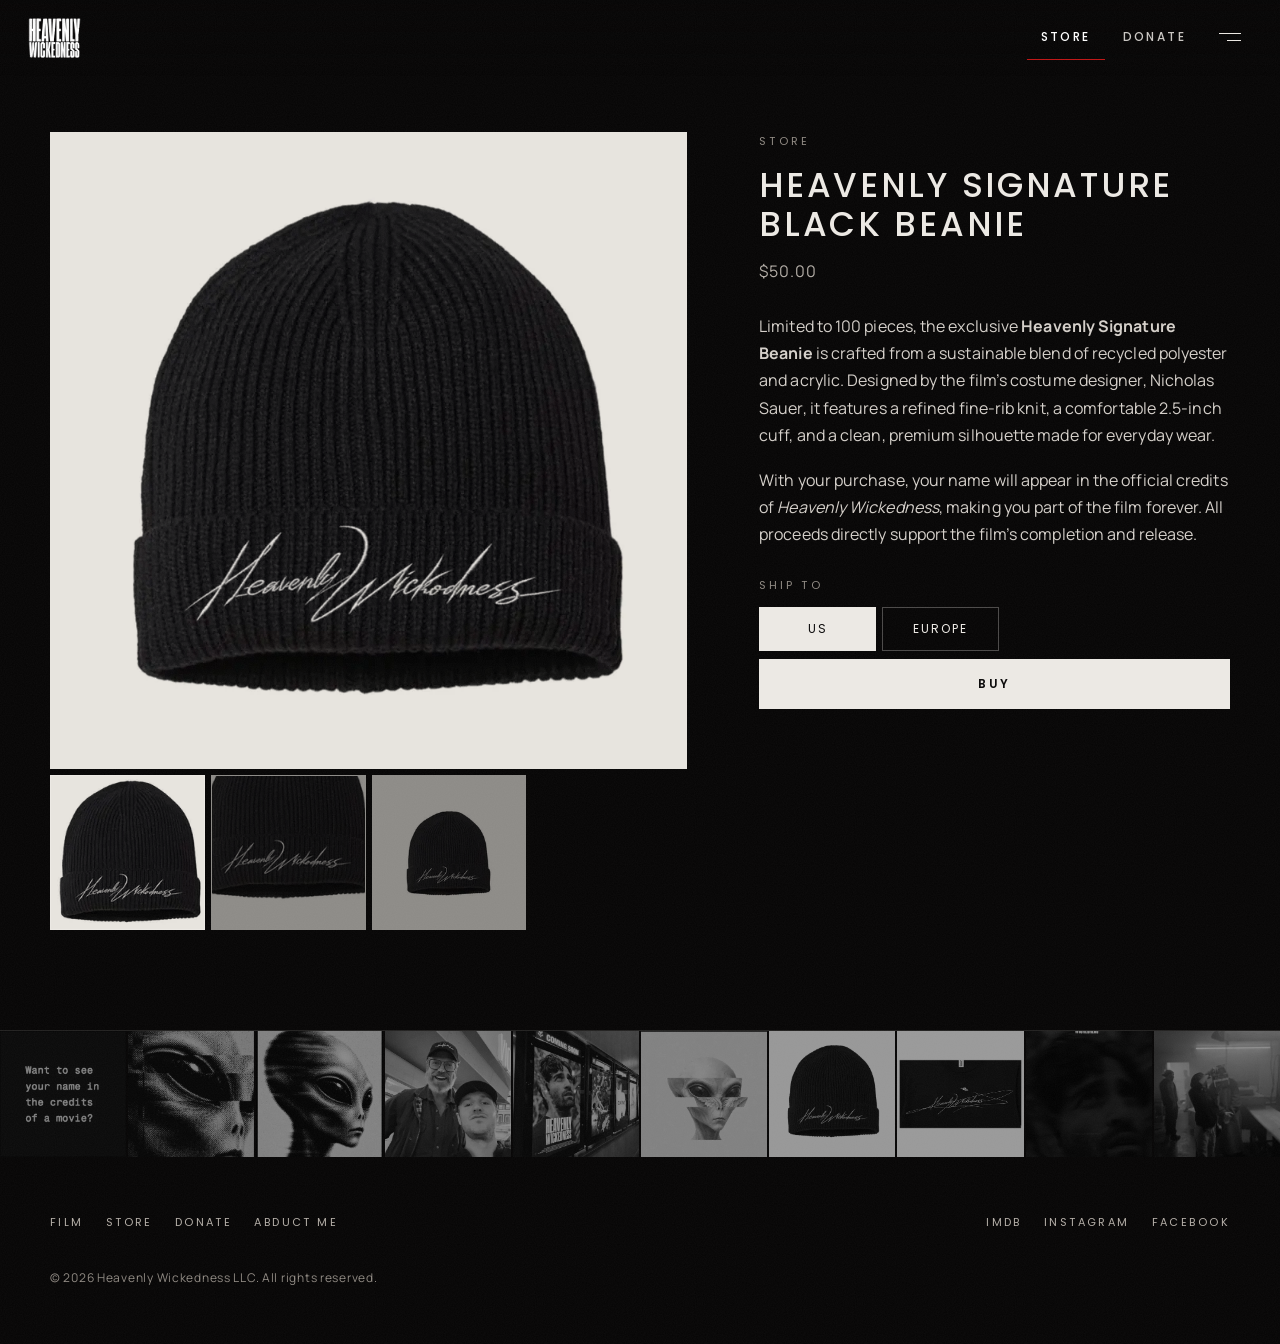
<file: store/p/heavenly-signature-black-beanie/index.html>
<!DOCTYPE html>
<html lang="en-US">
<head>
  <meta charset="utf-8">
  <meta name="viewport" content="width=device-width, initial-scale=1, viewport-fit=cover">
  <meta name="theme-color" content="#060505">
  <title>Store - Heavenly Signature Black Beanie — Heavenly Wickedness</title>
  <meta name="description" content="Every purchase puts your name in the official credits of Heavenly Wickedness. All proceeds directly support the film’s completion and release.">
  <link rel="canonical" href="https://www.heavenlywickedness.com/store/p/heavenly-signature-black-beanie/">
  <meta property="og:title" content="Store - Heavenly Signature Black Beanie — Heavenly Wickedness">
  <meta property="og:description" content="Every purchase puts your name in the official credits of Heavenly Wickedness. All proceeds directly support the film’s completion and release.">
  <meta property="og:image" content="https://www.heavenlywickedness.com/assets/beanie-1.jpg">
  <meta name="twitter:card" content="summary_large_image">
  <link rel="icon" href="/assets/logo-mark.png">
  <script>document.documentElement.className="js";</script>
  <link rel="preconnect" href="https://fonts.googleapis.com">
  <link rel="preconnect" href="https://fonts.gstatic.com" crossorigin>
  <link href="https://fonts.googleapis.com/css2?family=Manrope:wght@400;500;600&family=Poppins:wght@400;500;600&display=swap" rel="stylesheet">
  <link rel="stylesheet" href="/css/site.css">
</head>
<body>
<a class="skip" href="#page">Skip to Content</a>
<header class="hdr">
  <a class="hdr-mark" href="/"><img src="/assets/img/wordmark-600.webp" alt="Heavenly Wickedness" width="600" height="457"></a>
  <div class="hdr-right">
    <a class="hdr-link" href="/store/" aria-current="page">Store</a><a class="hdr-link" href="/donate/">Donate</a>
    <button class="menu-btn" type="button" aria-label="Open Menu" aria-expanded="false" aria-controls="menu"><span></span><span></span></button>
  </div>
</header>
<div class="menu" id="menu" aria-hidden="true">
  <nav aria-label="Main">
      <a href="/">Film</a>
      <a href="/store/" aria-current="page">Store</a>
      <a href="/donate/">Donate</a>
      <a href="/abductme/">Abduct Me</a>
  </nav>
  <div class="menu-socials">
      <a href="https://www.imdb.com/title/tt32535053/?ref_=ttfc_ov_i" rel="noopener noreferrer" target="_blank">IMDb</a>
      <a href="http://instagram.com/heavenlywickedness" rel="noopener noreferrer" target="_blank">Instagram</a>
      <a href="https://www.facebook.com/profile.php?id=61564948440703" rel="noopener noreferrer" target="_blank">Facebook</a>
  </div>
</div>
<main id="page">

<div class="wrap product">
  <div class="gallery" data-gallery>
    <div class="plate"><img src="/assets/img/beanie-1-240.webp" srcset="/assets/img/beanie-1-240.webp 240w, /assets/img/beanie-1-800.webp 800w, /assets/img/beanie-1-1400.webp 1400w" sizes="(min-width: 960px) 55vw, 100vw" alt="Heavenly Signature Black Beanie" width="1400" height="1168" fetchpriority="high" decoding="async" data-gallery-main></div>
    <div class="thumbs"><button type="button" data-gallery-thumb data-srcset="/assets/img/beanie-1-240.webp 240w, /assets/img/beanie-1-800.webp 800w, /assets/img/beanie-1-1400.webp 1400w" aria-current="true"><img src="/assets/img/beanie-1-240.webp" alt="Heavenly Signature Black Beanie" width="240" height="240" loading="lazy"></button><button type="button" data-gallery-thumb data-srcset="/assets/img/beanie-2-240.webp 240w, /assets/img/beanie-2-800.webp 800w, /assets/img/beanie-2-1400.webp 1400w"><img src="/assets/img/beanie-2-240.webp" alt="Heavenly Signature Black Beanie Graphic" width="240" height="240" loading="lazy"></button><button type="button" data-gallery-thumb data-srcset="/assets/img/beanie-3-240.webp 240w, /assets/img/beanie-3-800.webp 800w, /assets/img/beanie-3-1400.webp 1400w"><img src="/assets/img/beanie-3-240.webp" alt="Heavenly Signature Black Beanie front" width="240" height="240" loading="lazy"></button></div>
  </div>
  <div class="product-info">
    <p class="kicker"><a href="/store/">Store</a></p>
    <h1>Heavenly Signature Black Beanie</h1>
    <p class="price">$50.00</p>
    <div class="product-copy"><p>Limited to 100 pieces, the exclusive <strong>Heavenly Signature Beanie</strong> is crafted from a sustainable blend of recycled polyester and acrylic. Designed by the film’s costume designer, Nicholas Sauer, it features a refined fine-rib knit, a comfortable 2.5-inch cuff, and a clean, premium silhouette made for everyday wear.</p>
<p>With your purchase, your name will appear in the official credits of <em>Heavenly Wickedness</em>, making you part of the film forever. All proceeds directly support the film’s completion and release.</p></div>
    <div data-buy-box>
      <p class="lab" id="ship-lab">Ship to</p>
      <div class="ship-to" role="group" aria-labelledby="ship-lab"><button type="button" data-region="us" aria-pressed="true">US</button><button type="button" data-region="eu" aria-pressed="false">Europe</button></div>
      <p class="buy"><a class="btn btn-wide" data-buy href="https://buy.stripe.com/fZuaEX9N61sf0ng0Nqb7y03" data-link-us="https://buy.stripe.com/fZuaEX9N61sf0ng0Nqb7y03" data-link-eu="https://buy.stripe.com/eVq8wP9N62wj5HAdAcb7y04">Buy</a></p>
</div>
  </div>
</div>

</main>
<footer class="ftr">
  <div class="ig">
    <a href="https://www.instagram.com/p/DfhvP5kkWOf/" rel="noopener noreferrer" target="_blank" aria-label="Instagram post: Any donation or merch purchase earns your name in the end credits of the film."><img src="/assets/img/ig-01-400.webp" alt="Any donation or merch purchase earns your name in the end credits of the film." width="400" height="400" loading="lazy" decoding="async"></a>
    <a href="https://www.instagram.com/p/DfJZO4rRqHn/" rel="noopener noreferrer" target="_blank" aria-label="Instagram post"><img src="/assets/img/ig-02-400.webp" alt="" width="400" height="400" loading="lazy" decoding="async"></a>
    <a href="https://www.instagram.com/p/DexC-eWmUae/" rel="noopener noreferrer" target="_blank" aria-label="Instagram post: eNtEr tHe uKnowN"><img src="/assets/img/ig-03-400.webp" alt="eNtEr tHe uKnowN" width="400" height="400" loading="lazy" decoding="async"></a>
    <a href="https://www.instagram.com/p/DeshclaIoE8/" rel="noopener noreferrer" target="_blank" aria-label="Instagram post: Dallas private screening"><img src="/assets/img/ig-04-400.webp" alt="Dallas private screening" width="400" height="400" loading="lazy" decoding="async"></a>
    <a href="https://www.instagram.com/p/Dd9VNlcR0Wg/" rel="noopener noreferrer" target="_blank" aria-label="Instagram post: Who’s coming tomorrow to our Dallas private screening?"><img src="/assets/img/ig-05-400.webp" alt="Who’s coming tomorrow to our Dallas private screening?" width="400" height="400" loading="lazy" decoding="async"></a>
    <a href="https://www.instagram.com/p/Dd21467NUJN/" rel="noopener noreferrer" target="_blank" aria-label="Instagram post: Alien Identity Crisis"><img src="/assets/img/ig-06-400.webp" alt="Alien Identity Crisis" width="400" height="400" loading="lazy" decoding="async"></a>
    <a href="https://www.instagram.com/p/Ddu-yXlkbfa/" rel="noopener noreferrer" target="_blank" aria-label="Instagram post: Claim Your Artifact"><img src="/assets/img/ig-07-400.webp" alt="Claim Your Artifact" width="400" height="400" loading="lazy" decoding="async"></a>
    <a href="https://www.instagram.com/p/Dc-bOg5kX-A/" rel="noopener noreferrer" target="_blank" aria-label="Instagram post: Heavenly Signature tee is landing on doorsteps."><img src="/assets/img/ig-08-400.webp" alt="Heavenly Signature tee is landing on doorsteps." width="400" height="400" loading="lazy" decoding="async"></a>
    <a href="https://www.instagram.com/p/Dc7DSa4D_wz/" rel="noopener noreferrer" target="_blank" aria-label="Instagram post: Be part of the story"><img src="/assets/img/ig-09-400.webp" alt="Be part of the story" width="400" height="400" loading="lazy" decoding="async"></a>
    <a href="https://www.instagram.com/reel/DfNxWx1p_vG/" rel="noopener noreferrer" target="_blank" aria-label="Instagram post: BTS The making of Heavenly Wickedness"><img src="/assets/img/ig-10-400.webp" alt="BTS The making of Heavenly Wickedness" width="400" height="400" loading="lazy" decoding="async"></a>
  </div>
  <div class="wrap">
    <div class="ftr-row">
      <nav class="ftr-links" aria-label="Footer"><a href="/">Film</a><a href="/store/">Store</a><a href="/donate/">Donate</a><a href="/abductme/">Abduct Me</a></nav>
      <div class="socials">
      <a href="https://www.imdb.com/title/tt32535053/?ref_=ttfc_ov_i" rel="noopener noreferrer" target="_blank">IMDb</a>
      <a href="http://instagram.com/heavenlywickedness" rel="noopener noreferrer" target="_blank">Instagram</a>
      <a href="https://www.facebook.com/profile.php?id=61564948440703" rel="noopener noreferrer" target="_blank">Facebook</a>
      </div>
    </div>
    <p class="copy">© 2026 Heavenly Wickedness LLC. All rights reserved.</p>
  </div>
</footer>
<script src="/js/site.js" defer></script>
</body>
</html>
</file>
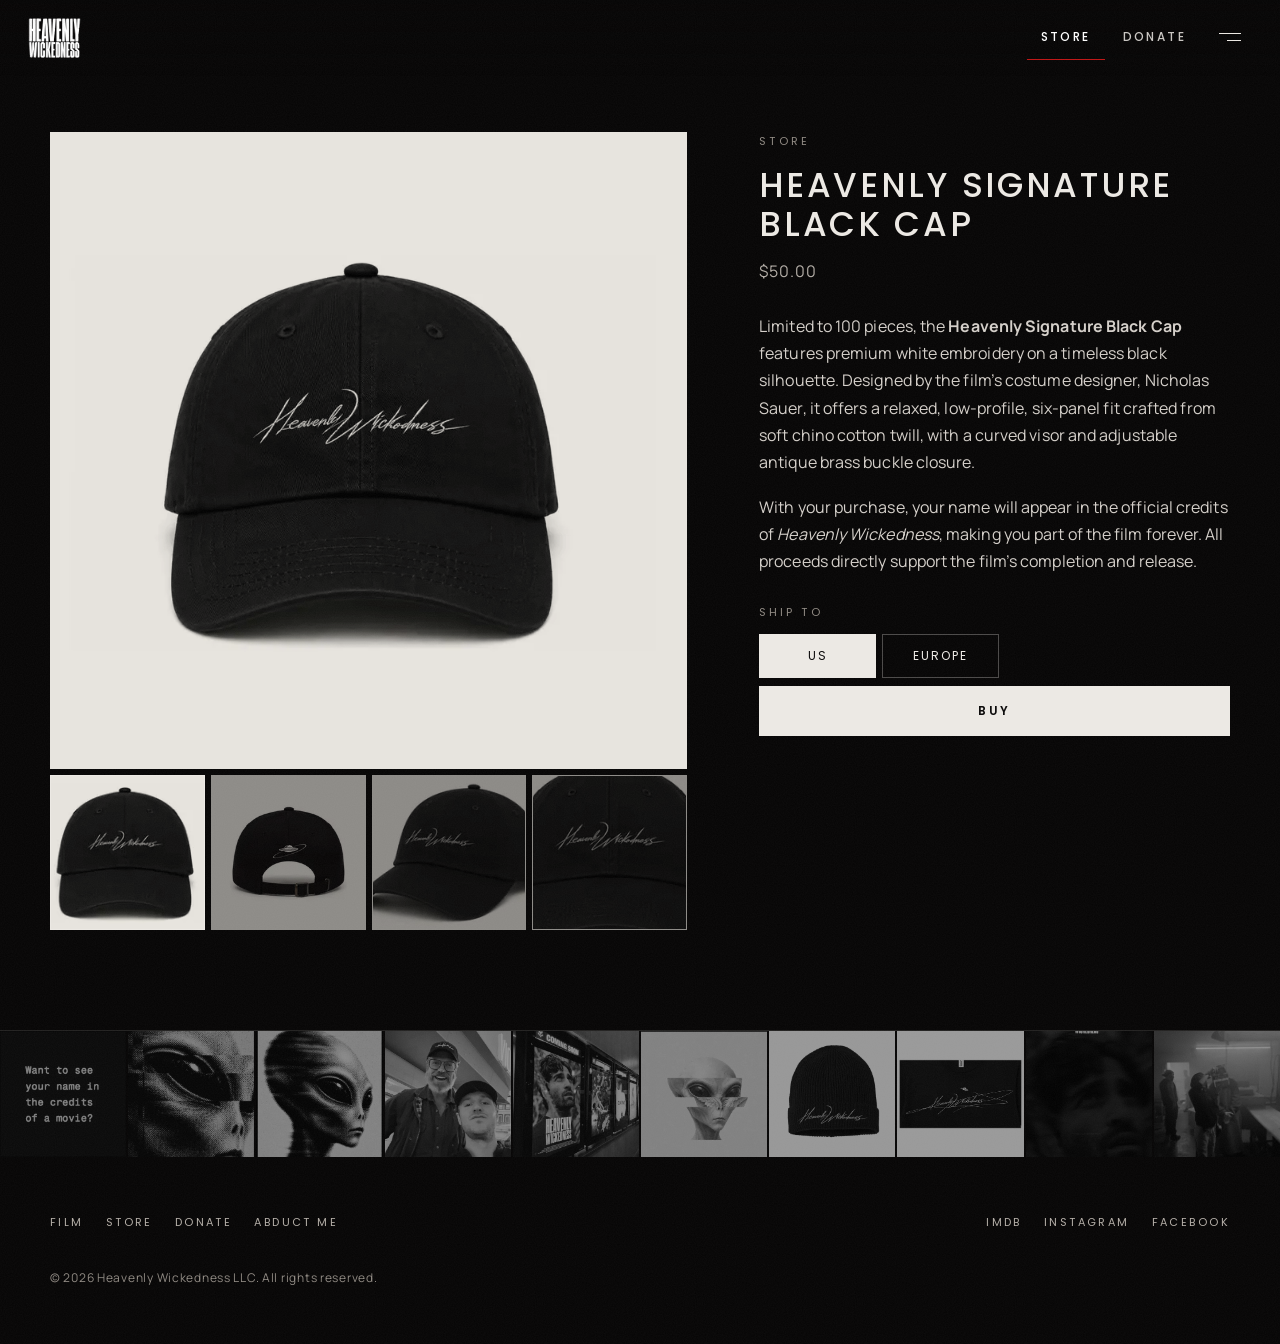
<file: store/p/heavenly-signature-black-cap/index.html>
<!DOCTYPE html>
<html lang="en-US">
<head>
  <meta charset="utf-8">
  <meta name="viewport" content="width=device-width, initial-scale=1, viewport-fit=cover">
  <meta name="theme-color" content="#060505">
  <title>Store - Heavenly Signature Black Cap — Heavenly Wickedness</title>
  <meta name="description" content="Every purchase puts your name in the official credits of Heavenly Wickedness. All proceeds directly support the film’s completion and release.">
  <link rel="canonical" href="https://www.heavenlywickedness.com/store/p/heavenly-signature-black-cap/">
  <meta property="og:title" content="Store - Heavenly Signature Black Cap — Heavenly Wickedness">
  <meta property="og:description" content="Every purchase puts your name in the official credits of Heavenly Wickedness. All proceeds directly support the film’s completion and release.">
  <meta property="og:image" content="https://www.heavenlywickedness.com/assets/cap-1.png">
  <meta name="twitter:card" content="summary_large_image">
  <link rel="icon" href="/assets/logo-mark.png">
  <script>document.documentElement.className="js";</script>
  <link rel="preconnect" href="https://fonts.googleapis.com">
  <link rel="preconnect" href="https://fonts.gstatic.com" crossorigin>
  <link href="https://fonts.googleapis.com/css2?family=Manrope:wght@400;500;600&family=Poppins:wght@400;500;600&display=swap" rel="stylesheet">
  <link rel="stylesheet" href="/css/site.css">
</head>
<body>
<a class="skip" href="#page">Skip to Content</a>
<header class="hdr">
  <a class="hdr-mark" href="/"><img src="/assets/img/wordmark-600.webp" alt="Heavenly Wickedness" width="600" height="457"></a>
  <div class="hdr-right">
    <a class="hdr-link" href="/store/" aria-current="page">Store</a><a class="hdr-link" href="/donate/">Donate</a>
    <button class="menu-btn" type="button" aria-label="Open Menu" aria-expanded="false" aria-controls="menu"><span></span><span></span></button>
  </div>
</header>
<div class="menu" id="menu" aria-hidden="true">
  <nav aria-label="Main">
      <a href="/">Film</a>
      <a href="/store/" aria-current="page">Store</a>
      <a href="/donate/">Donate</a>
      <a href="/abductme/">Abduct Me</a>
  </nav>
  <div class="menu-socials">
      <a href="https://www.imdb.com/title/tt32535053/?ref_=ttfc_ov_i" rel="noopener noreferrer" target="_blank">IMDb</a>
      <a href="http://instagram.com/heavenlywickedness" rel="noopener noreferrer" target="_blank">Instagram</a>
      <a href="https://www.facebook.com/profile.php?id=61564948440703" rel="noopener noreferrer" target="_blank">Facebook</a>
  </div>
</div>
<main id="page">

<div class="wrap product">
  <div class="gallery" data-gallery>
    <div class="plate"><img src="/assets/img/cap-1-240.webp" srcset="/assets/img/cap-1-240.webp 240w, /assets/img/cap-1-800.webp 800w, /assets/img/cap-1-1400.webp 1400w" sizes="(min-width: 960px) 55vw, 100vw" alt="Heavenly Signature Black Cap Front" width="1400" height="969" fetchpriority="high" decoding="async" data-gallery-main></div>
    <div class="thumbs"><button type="button" data-gallery-thumb data-srcset="/assets/img/cap-1-240.webp 240w, /assets/img/cap-1-800.webp 800w, /assets/img/cap-1-1400.webp 1400w" aria-current="true"><img src="/assets/img/cap-1-240.webp" alt="Heavenly Signature Black Cap Front" width="240" height="240" loading="lazy"></button><button type="button" data-gallery-thumb data-srcset="/assets/img/cap-2-240.webp 240w, /assets/img/cap-2-800.webp 800w, /assets/img/cap-2-1400.webp 1080w"><img src="/assets/img/cap-2-240.webp" alt="Heavenly Signature Black Cap embroidered detail back" width="240" height="240" loading="lazy"></button><button type="button" data-gallery-thumb data-srcset="/assets/img/cap-3-240.webp 240w, /assets/img/cap-3-800.webp 800w, /assets/img/cap-3-1400.webp 1400w"><img src="/assets/img/cap-3-240.webp" alt="Heavenly Signature Black Cap embroidered detail angled" width="240" height="240" loading="lazy"></button><button type="button" data-gallery-thumb data-srcset="/assets/img/cap-4-240.webp 240w, /assets/img/cap-4-800.webp 800w, /assets/img/cap-4-1400.webp 1076w"><img src="/assets/img/cap-4-240.webp" alt="Heavenly Signature Black Cap embroidered detail" width="240" height="240" loading="lazy"></button></div>
  </div>
  <div class="product-info">
    <p class="kicker"><a href="/store/">Store</a></p>
    <h1>Heavenly Signature Black Cap</h1>
    <p class="price">$50.00</p>
    <div class="product-copy"><p>Limited to 100 pieces, the <strong>Heavenly Signature Black Cap</strong> features premium white embroidery on a timeless black silhouette. Designed by the film’s costume designer, Nicholas Sauer, it offers a relaxed, low-profile, six-panel fit crafted from soft chino cotton twill, with a curved visor and adjustable antique brass buckle closure.</p>
<p>With your purchase, your name will appear in the official credits of <em>Heavenly Wickedness</em>, making you part of the film forever. All proceeds directly support the film’s completion and release.</p></div>
    <div data-buy-box>
      <p class="lab" id="ship-lab">Ship to</p>
      <div class="ship-to" role="group" aria-labelledby="ship-lab"><button type="button" data-region="us" aria-pressed="true">US</button><button type="button" data-region="eu" aria-pressed="false">Europe</button></div>
      <p class="buy"><a class="btn btn-wide" data-buy href="https://buy.stripe.com/3cI9ATgbu5Iv9XQ0Nqb7y01" data-link-us="https://buy.stripe.com/3cI9ATgbu5Iv9XQ0Nqb7y01" data-link-eu="https://buy.stripe.com/14A7sLe3mfj52vo2Vyb7y02">Buy</a></p>
</div>
  </div>
</div>

</main>
<footer class="ftr">
  <div class="ig">
    <a href="https://www.instagram.com/p/DfhvP5kkWOf/" rel="noopener noreferrer" target="_blank" aria-label="Instagram post: Any donation or merch purchase earns your name in the end credits of the film."><img src="/assets/img/ig-01-400.webp" alt="Any donation or merch purchase earns your name in the end credits of the film." width="400" height="400" loading="lazy" decoding="async"></a>
    <a href="https://www.instagram.com/p/DfJZO4rRqHn/" rel="noopener noreferrer" target="_blank" aria-label="Instagram post"><img src="/assets/img/ig-02-400.webp" alt="" width="400" height="400" loading="lazy" decoding="async"></a>
    <a href="https://www.instagram.com/p/DexC-eWmUae/" rel="noopener noreferrer" target="_blank" aria-label="Instagram post: eNtEr tHe uKnowN"><img src="/assets/img/ig-03-400.webp" alt="eNtEr tHe uKnowN" width="400" height="400" loading="lazy" decoding="async"></a>
    <a href="https://www.instagram.com/p/DeshclaIoE8/" rel="noopener noreferrer" target="_blank" aria-label="Instagram post: Dallas private screening"><img src="/assets/img/ig-04-400.webp" alt="Dallas private screening" width="400" height="400" loading="lazy" decoding="async"></a>
    <a href="https://www.instagram.com/p/Dd9VNlcR0Wg/" rel="noopener noreferrer" target="_blank" aria-label="Instagram post: Who’s coming tomorrow to our Dallas private screening?"><img src="/assets/img/ig-05-400.webp" alt="Who’s coming tomorrow to our Dallas private screening?" width="400" height="400" loading="lazy" decoding="async"></a>
    <a href="https://www.instagram.com/p/Dd21467NUJN/" rel="noopener noreferrer" target="_blank" aria-label="Instagram post: Alien Identity Crisis"><img src="/assets/img/ig-06-400.webp" alt="Alien Identity Crisis" width="400" height="400" loading="lazy" decoding="async"></a>
    <a href="https://www.instagram.com/p/Ddu-yXlkbfa/" rel="noopener noreferrer" target="_blank" aria-label="Instagram post: Claim Your Artifact"><img src="/assets/img/ig-07-400.webp" alt="Claim Your Artifact" width="400" height="400" loading="lazy" decoding="async"></a>
    <a href="https://www.instagram.com/p/Dc-bOg5kX-A/" rel="noopener noreferrer" target="_blank" aria-label="Instagram post: Heavenly Signature tee is landing on doorsteps."><img src="/assets/img/ig-08-400.webp" alt="Heavenly Signature tee is landing on doorsteps." width="400" height="400" loading="lazy" decoding="async"></a>
    <a href="https://www.instagram.com/p/Dc7DSa4D_wz/" rel="noopener noreferrer" target="_blank" aria-label="Instagram post: Be part of the story"><img src="/assets/img/ig-09-400.webp" alt="Be part of the story" width="400" height="400" loading="lazy" decoding="async"></a>
    <a href="https://www.instagram.com/reel/DfNxWx1p_vG/" rel="noopener noreferrer" target="_blank" aria-label="Instagram post: BTS The making of Heavenly Wickedness"><img src="/assets/img/ig-10-400.webp" alt="BTS The making of Heavenly Wickedness" width="400" height="400" loading="lazy" decoding="async"></a>
  </div>
  <div class="wrap">
    <div class="ftr-row">
      <nav class="ftr-links" aria-label="Footer"><a href="/">Film</a><a href="/store/">Store</a><a href="/donate/">Donate</a><a href="/abductme/">Abduct Me</a></nav>
      <div class="socials">
      <a href="https://www.imdb.com/title/tt32535053/?ref_=ttfc_ov_i" rel="noopener noreferrer" target="_blank">IMDb</a>
      <a href="http://instagram.com/heavenlywickedness" rel="noopener noreferrer" target="_blank">Instagram</a>
      <a href="https://www.facebook.com/profile.php?id=61564948440703" rel="noopener noreferrer" target="_blank">Facebook</a>
      </div>
    </div>
    <p class="copy">© 2026 Heavenly Wickedness LLC. All rights reserved.</p>
  </div>
</footer>
<script src="/js/site.js" defer></script>
</body>
</html>
</file>
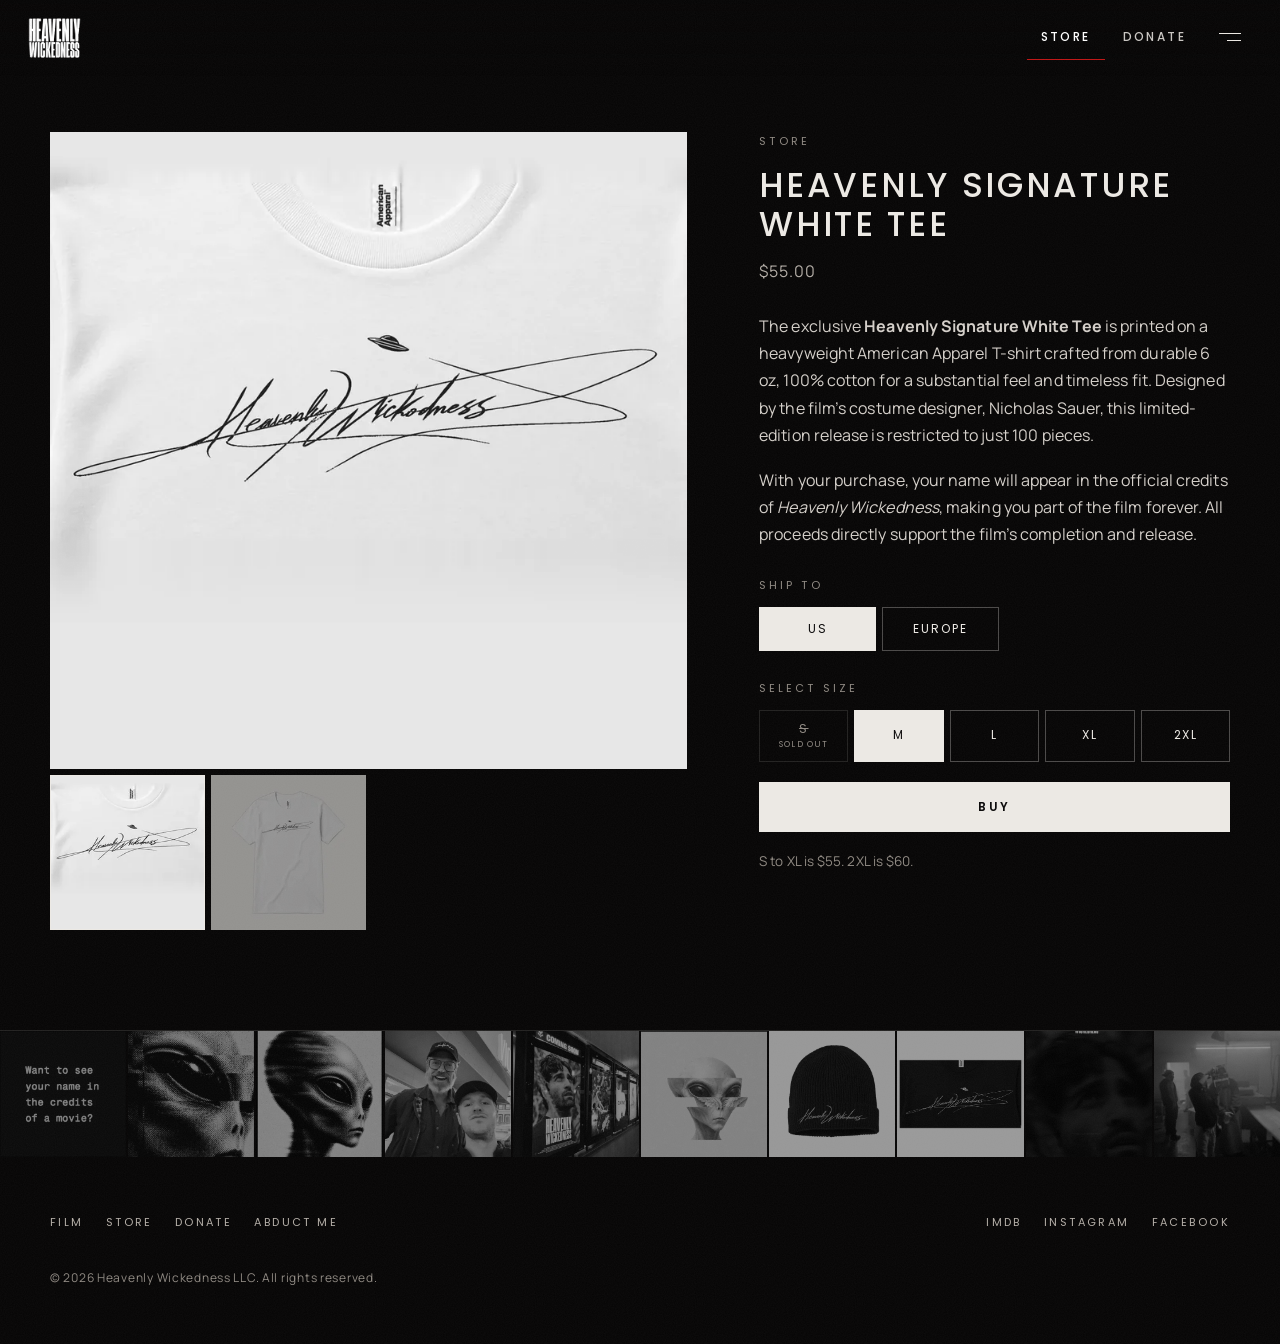
<file: store/p/heavenly-signature-tee-white/index.html>
<!DOCTYPE html>
<html lang="en-US">
<head>
  <meta charset="utf-8">
  <meta name="viewport" content="width=device-width, initial-scale=1, viewport-fit=cover">
  <meta name="theme-color" content="#060505">
  <title>Store - Heavenly Signature White Tee — Heavenly Wickedness</title>
  <meta name="description" content="Every purchase puts your name in the official credits of Heavenly Wickedness. All proceeds directly support the film’s completion and release.">
  <link rel="canonical" href="https://www.heavenlywickedness.com/store/p/heavenly-signature-tee-white/">
  <meta property="og:title" content="Store - Heavenly Signature White Tee — Heavenly Wickedness">
  <meta property="og:description" content="Every purchase puts your name in the official credits of Heavenly Wickedness. All proceeds directly support the film’s completion and release.">
  <meta property="og:image" content="https://www.heavenlywickedness.com/assets/white-tee-1.jpg">
  <meta name="twitter:card" content="summary_large_image">
  <link rel="icon" href="/assets/logo-mark.png">
  <script>document.documentElement.className="js";</script>
  <link rel="preconnect" href="https://fonts.googleapis.com">
  <link rel="preconnect" href="https://fonts.gstatic.com" crossorigin>
  <link href="https://fonts.googleapis.com/css2?family=Manrope:wght@400;500;600&family=Poppins:wght@400;500;600&display=swap" rel="stylesheet">
  <link rel="stylesheet" href="/css/site.css">
</head>
<body>
<a class="skip" href="#page">Skip to Content</a>
<header class="hdr">
  <a class="hdr-mark" href="/"><img src="/assets/img/wordmark-600.webp" alt="Heavenly Wickedness" width="600" height="457"></a>
  <div class="hdr-right">
    <a class="hdr-link" href="/store/" aria-current="page">Store</a><a class="hdr-link" href="/donate/">Donate</a>
    <button class="menu-btn" type="button" aria-label="Open Menu" aria-expanded="false" aria-controls="menu"><span></span><span></span></button>
  </div>
</header>
<div class="menu" id="menu" aria-hidden="true">
  <nav aria-label="Main">
      <a href="/">Film</a>
      <a href="/store/" aria-current="page">Store</a>
      <a href="/donate/">Donate</a>
      <a href="/abductme/">Abduct Me</a>
  </nav>
  <div class="menu-socials">
      <a href="https://www.imdb.com/title/tt32535053/?ref_=ttfc_ov_i" rel="noopener noreferrer" target="_blank">IMDb</a>
      <a href="http://instagram.com/heavenlywickedness" rel="noopener noreferrer" target="_blank">Instagram</a>
      <a href="https://www.facebook.com/profile.php?id=61564948440703" rel="noopener noreferrer" target="_blank">Facebook</a>
  </div>
</div>
<main id="page">

<div class="wrap product">
  <div class="gallery" data-gallery>
    <div class="plate light"><img src="/assets/img/white-tee-0-240.webp" srcset="/assets/img/white-tee-0-240.webp 240w, /assets/img/white-tee-0-800.webp 800w, /assets/img/white-tee-0-1400.webp 1400w" sizes="(min-width: 960px) 55vw, 100vw" alt="Heavenly Signature White Tee" width="1400" height="1400" fetchpriority="high" decoding="async" data-gallery-main></div>
    <div class="thumbs light"><button type="button" data-gallery-thumb data-srcset="/assets/img/white-tee-0-240.webp 240w, /assets/img/white-tee-0-800.webp 800w, /assets/img/white-tee-0-1400.webp 1400w" aria-current="true"><img src="/assets/img/white-tee-0-240.webp" alt="Heavenly Signature White Tee" width="240" height="240" loading="lazy"></button><button type="button" data-gallery-thumb data-srcset="/assets/img/white-tee-1-240.webp 240w, /assets/img/white-tee-1-800.webp 800w, /assets/img/white-tee-1-1400.webp 1400w"><img src="/assets/img/white-tee-1-240.webp" alt="Heavenly Signature White Tee front" width="240" height="240" loading="lazy"></button></div>
  </div>
  <div class="product-info">
    <p class="kicker"><a href="/store/">Store</a></p>
    <h1>Heavenly Signature White Tee</h1>
    <p class="price" data-price>from $55.00</p>
    <div class="product-copy"><p>The exclusive <strong>Heavenly Signature White Tee</strong> is printed on a heavyweight American Apparel T-shirt crafted from durable 6 oz, 100% cotton for a substantial feel and timeless fit. Designed by the film’s costume designer, Nicholas Sauer, this limited-edition release is restricted to just 100 pieces.</p>
<p>With your purchase, your name will appear in the official credits of <em>Heavenly Wickedness</em>, making you part of the film forever. All proceeds directly support the film’s completion and release.</p></div>
    <div data-buy-box>
      <p class="lab" id="ship-lab">Ship to</p>
      <div class="ship-to" role="group" aria-labelledby="ship-lab"><button type="button" data-region="us" aria-pressed="true">US</button><button type="button" data-region="eu" aria-pressed="false">Europe</button></div>
      <p class="lab" id="size-lab">Select Size</p>
      <div class="sizes" role="group" aria-labelledby="size-lab">
        <button type="button" data-size data-amount="$55.00" disabled aria-label="Small, Sold out"><span class="sz">S</span> <small>Sold out</small></button><button type="button" data-size data-link-us="https://buy.stripe.com/bJe6oH8J27QD8TM2Vyb7y0b" data-link-eu="https://buy.stripe.com/dRm3cv4sM1sf5HA53Gb7y0c" data-amount="$55.00" aria-pressed="true" aria-label="Medium"><span class="sz">M</span></button><button type="button" data-size data-link-us="https://buy.stripe.com/14A6oH8J26Mz7PI53Gb7y0f" data-link-eu="https://buy.stripe.com/cNi28rf7q1sf8TM8fSb7y0g" data-amount="$55.00" aria-pressed="false" aria-label="Large"><span class="sz">L</span></button><button type="button" data-size data-link-us="https://buy.stripe.com/3cIbJ13oI3Anfia67Kb7y0h" data-link-eu="https://buy.stripe.com/14AeVd9N6c6Tc5Yao0b7y0i" data-amount="$55.00" aria-pressed="false" aria-label="XL"><span class="sz">XL</span></button><button type="button" data-size data-link-us="https://buy.stripe.com/bJeeVd3oI9YL4Dw3ZCb7y0j" data-link-eu="https://buy.stripe.com/5kQ28rf7qb2Pgme7bOb7y0k" data-amount="$60.00" aria-pressed="false" aria-label="2XL"><span class="sz">2XL</span></button>
      </div>
      <p class="buy"><a class="btn btn-wide" data-buy href="https://buy.stripe.com/bJe6oH8J27QD8TM2Vyb7y0b">Buy</a></p>
      <p class="disclaimer">S to XL is $55. 2XL is $60.</p>
</div>
    <!-- Small is sold out. No payment link is attached to that size. -->
  </div>
</div>

</main>
<footer class="ftr">
  <div class="ig">
    <a href="https://www.instagram.com/p/DfhvP5kkWOf/" rel="noopener noreferrer" target="_blank" aria-label="Instagram post: Any donation or merch purchase earns your name in the end credits of the film."><img src="/assets/img/ig-01-400.webp" alt="Any donation or merch purchase earns your name in the end credits of the film." width="400" height="400" loading="lazy" decoding="async"></a>
    <a href="https://www.instagram.com/p/DfJZO4rRqHn/" rel="noopener noreferrer" target="_blank" aria-label="Instagram post"><img src="/assets/img/ig-02-400.webp" alt="" width="400" height="400" loading="lazy" decoding="async"></a>
    <a href="https://www.instagram.com/p/DexC-eWmUae/" rel="noopener noreferrer" target="_blank" aria-label="Instagram post: eNtEr tHe uKnowN"><img src="/assets/img/ig-03-400.webp" alt="eNtEr tHe uKnowN" width="400" height="400" loading="lazy" decoding="async"></a>
    <a href="https://www.instagram.com/p/DeshclaIoE8/" rel="noopener noreferrer" target="_blank" aria-label="Instagram post: Dallas private screening"><img src="/assets/img/ig-04-400.webp" alt="Dallas private screening" width="400" height="400" loading="lazy" decoding="async"></a>
    <a href="https://www.instagram.com/p/Dd9VNlcR0Wg/" rel="noopener noreferrer" target="_blank" aria-label="Instagram post: Who’s coming tomorrow to our Dallas private screening?"><img src="/assets/img/ig-05-400.webp" alt="Who’s coming tomorrow to our Dallas private screening?" width="400" height="400" loading="lazy" decoding="async"></a>
    <a href="https://www.instagram.com/p/Dd21467NUJN/" rel="noopener noreferrer" target="_blank" aria-label="Instagram post: Alien Identity Crisis"><img src="/assets/img/ig-06-400.webp" alt="Alien Identity Crisis" width="400" height="400" loading="lazy" decoding="async"></a>
    <a href="https://www.instagram.com/p/Ddu-yXlkbfa/" rel="noopener noreferrer" target="_blank" aria-label="Instagram post: Claim Your Artifact"><img src="/assets/img/ig-07-400.webp" alt="Claim Your Artifact" width="400" height="400" loading="lazy" decoding="async"></a>
    <a href="https://www.instagram.com/p/Dc-bOg5kX-A/" rel="noopener noreferrer" target="_blank" aria-label="Instagram post: Heavenly Signature tee is landing on doorsteps."><img src="/assets/img/ig-08-400.webp" alt="Heavenly Signature tee is landing on doorsteps." width="400" height="400" loading="lazy" decoding="async"></a>
    <a href="https://www.instagram.com/p/Dc7DSa4D_wz/" rel="noopener noreferrer" target="_blank" aria-label="Instagram post: Be part of the story"><img src="/assets/img/ig-09-400.webp" alt="Be part of the story" width="400" height="400" loading="lazy" decoding="async"></a>
    <a href="https://www.instagram.com/reel/DfNxWx1p_vG/" rel="noopener noreferrer" target="_blank" aria-label="Instagram post: BTS The making of Heavenly Wickedness"><img src="/assets/img/ig-10-400.webp" alt="BTS The making of Heavenly Wickedness" width="400" height="400" loading="lazy" decoding="async"></a>
  </div>
  <div class="wrap">
    <div class="ftr-row">
      <nav class="ftr-links" aria-label="Footer"><a href="/">Film</a><a href="/store/">Store</a><a href="/donate/">Donate</a><a href="/abductme/">Abduct Me</a></nav>
      <div class="socials">
      <a href="https://www.imdb.com/title/tt32535053/?ref_=ttfc_ov_i" rel="noopener noreferrer" target="_blank">IMDb</a>
      <a href="http://instagram.com/heavenlywickedness" rel="noopener noreferrer" target="_blank">Instagram</a>
      <a href="https://www.facebook.com/profile.php?id=61564948440703" rel="noopener noreferrer" target="_blank">Facebook</a>
      </div>
    </div>
    <p class="copy">© 2026 Heavenly Wickedness LLC. All rights reserved.</p>
  </div>
</footer>
<script src="/js/site.js" defer></script>
</body>
</html>
</file>
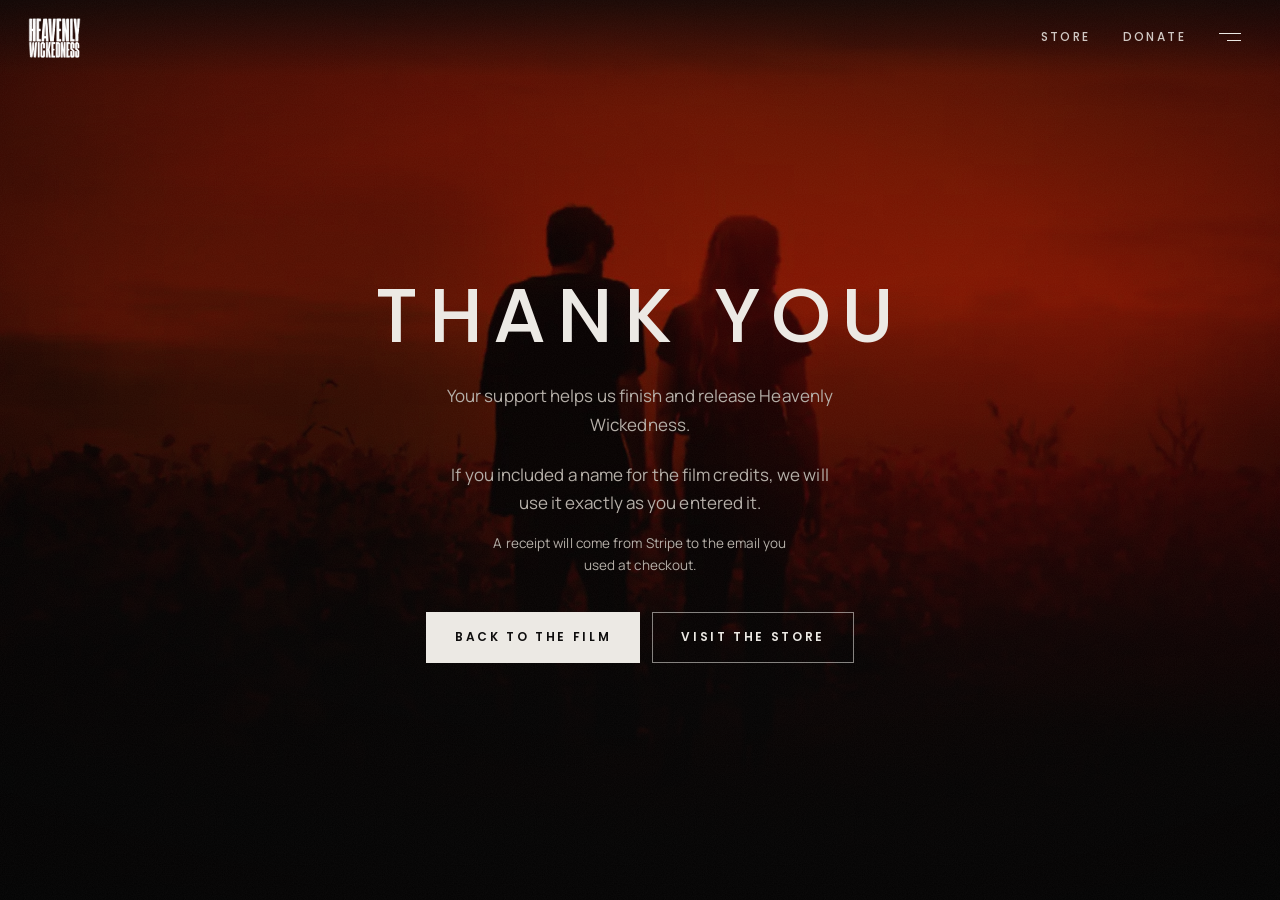
<file: thank-you.html>
<!DOCTYPE html>
<html lang="en-US">
<head>
  <meta charset="utf-8">
  <meta name="viewport" content="width=device-width, initial-scale=1, viewport-fit=cover">
  <meta name="theme-color" content="#060505">
  <title>Thank You | Heavenly Wickedness</title>
  <meta name="description" content="Thank you for supporting Heavenly Wickedness.">
  <link rel="canonical" href="https://www.heavenlywickedness.com/thank-you.html">
  <meta property="og:title" content="Thank You | Heavenly Wickedness">
  <meta property="og:description" content="Thank you for supporting Heavenly Wickedness.">
  <meta property="og:image" content="https://www.heavenlywickedness.com/assets/hero-blur.png">
  <meta name="twitter:card" content="summary_large_image">
  <link rel="icon" href="/assets/logo-mark.png">
  <script>document.documentElement.className="js";</script>
  <link rel="preconnect" href="https://fonts.googleapis.com">
  <link rel="preconnect" href="https://fonts.gstatic.com" crossorigin>
  <link href="https://fonts.googleapis.com/css2?family=Manrope:wght@400;500;600&family=Poppins:wght@400;500;600&display=swap" rel="stylesheet">
  <link rel="stylesheet" href="/css/site.css">
  <meta name="robots" content="noindex">
</head>
<body>
<a class="skip" href="#page">Skip to Content</a>
<header class="hdr">
  <a class="hdr-mark" href="/"><img src="/assets/img/wordmark-600.webp" alt="Heavenly Wickedness" width="600" height="457"></a>
  <div class="hdr-right">
    <a class="hdr-link" href="/store/">Store</a><a class="hdr-link" href="/donate/">Donate</a>
    <button class="menu-btn" type="button" aria-label="Open Menu" aria-expanded="false" aria-controls="menu"><span></span><span></span></button>
  </div>
</header>
<div class="menu" id="menu" aria-hidden="true">
  <nav aria-label="Main">
      <a href="/">Film</a>
      <a href="/store/">Store</a>
      <a href="/donate/">Donate</a>
      <a href="/abductme/">Abduct Me</a>
  </nav>
  <div class="menu-socials">
      <a href="https://www.imdb.com/title/tt32535053/?ref_=ttfc_ov_i" rel="noopener noreferrer" target="_blank">IMDb</a>
      <a href="http://instagram.com/heavenlywickedness" rel="noopener noreferrer" target="_blank">Instagram</a>
      <a href="https://www.facebook.com/profile.php?id=61564948440703" rel="noopener noreferrer" target="_blank">Facebook</a>
  </div>
</div>
<main id="page">

<section class="opening thanks" style="min-height:100vh;min-height:100svh;place-items:center">
  <img class="bg" src="/assets/img/redfield-800.webp" srcset="/assets/img/redfield-800.webp 800w, /assets/img/redfield-1400.webp 1400w, /assets/img/redfield-2000.webp 2000w" sizes="100vw" alt="" width="2000" height="1373" fetchpriority="high" decoding="async">
  <div class="veil" aria-hidden="true"></div>
  <div class="opening-inner">
    <h1>Thank you</h1>
    <p>Your support helps us finish and release Heavenly Wickedness.</p>
    <p style="margin-top:1.2em">If you included a name for the film credits, we will use it exactly as you entered it.</p>
    <p class="fine" style="margin-top:1em">A receipt will come from Stripe to the email you used at checkout.</p>
    <div class="btn-row">
      <a class="btn" href="/">Back to the film</a>
      <a class="btn btn-ghost" href="/store/">Visit the store</a>
    </div>
  </div>
</section>

</main>

<script src="/js/site.js" defer></script>
</body>
</html>
</file>
<file: css/site.css>
/* Heavenly Wickedness v2. Plain CSS, mobile first. */
:root {
  --ink: #060505;
  --ink-2: #0d0b0b;
  --ink-3: #151212;
  --bone: #ece9e4;
  --mist: #b4aea7;   /* 8.9:1 on --ink */
  --dust: #8f8982;   /* 5.6:1 on --ink */
  --line: rgba(236,233,228,0.12);
  --blood: #c01414;
  --ember: #ff4a3d;
  --royal: #7F7CFF; /* tunnel blue, lifted for type. 6.0:1 on --ink */
  --plate: #e7e4de;
  --max: 1180px;
  --read: 640px;
  --hdr: 64px;
  --sans: "Manrope", "Helvetica Neue", Helvetica, Arial, sans-serif;
  --display: "Poppins", "Manrope", "Helvetica Neue", sans-serif;
  --slow: cubic-bezier(.2,.7,.1,1);
}
*, *::before, *::after { box-sizing: border-box; }
html { -webkit-text-size-adjust: 100%; }
html, body { margin: 0; padding: 0; }
body {
  background: var(--ink);
  color: var(--bone);
  font-family: var(--sans);
  font-size: 17px;
  line-height: 1.7;
  letter-spacing: 0.005em;
  min-height: 100vh;
  -webkit-font-smoothing: antialiased;
}
img { max-width: 100%; height: auto; display: block; }
a { color: inherit; }
p { margin: 0 0 1.1em; }
h1, h2, h3 {
  font-family: var(--display); font-weight: 500;
  line-height: 1.15; letter-spacing: 0.04em; margin: 0 0 .6em;
}
::selection { background: var(--blood); color: #fff; }
:focus-visible { outline: 2px solid var(--ember); outline-offset: 3px; }
.prose a, .faq a, .disclaimer a, .fine a { color: var(--bone); text-underline-offset: 4px; text-decoration-color: rgba(236,233,228,.4); }
.prose a:hover, .faq a:hover, .disclaimer a:hover, .fine a:hover { color: var(--ember); }

/* Film grain over everything. Pure CSS, no image request. */
body::after {
  content: ""; position: fixed; inset: -50%; z-index: 90; pointer-events: none;
  background-image: url("data:image/svg+xml;utf8,<svg xmlns='http://www.w3.org/2000/svg' width='160' height='160'><filter id='n'><feTurbulence type='fractalNoise' baseFrequency='.9' numOctaves='2' stitchTiles='stitch'/><feColorMatrix values='0 0 0 0 1  0 0 0 0 1  0 0 0 0 1  0 0 0 .55 0'/></filter><rect width='100%' height='100%' filter='url(%23n)'/></svg>");
  opacity: .07;
  animation: grain 1.2s steps(6) infinite;
}
@keyframes grain {
  0% { transform: translate(0,0); } 20% { transform: translate(-3%,2%); }
  40% { transform: translate(2%,-3%); } 60% { transform: translate(-2%,-1%); }
  80% { transform: translate(3%,3%); } 100% { transform: translate(0,0); }
}

.skip { position: absolute; left: -999px; top: 0; }
.skip:focus { left: 16px; top: 12px; z-index: 200; background: var(--bone); color: #000; padding: 8px 14px; }
.wrap { width: min(var(--max), calc(100% - 40px)); margin: 0 auto; }
.read { width: min(var(--read), calc(100% - 40px)); margin: 0 auto; }
.center { text-align: center; }
.sr { position: absolute; width: 1px; height: 1px; overflow: hidden; clip: rect(0 0 0 0); white-space: nowrap; }

/* Header: nearly invisible, always reachable */
.hdr {
  position: fixed; top: 0; left: 0; right: 0; z-index: 60;
  height: var(--hdr);
  display: flex; align-items: center; justify-content: space-between; gap: 12px;
  padding: 0 16px;
  transition: background .6s ease, border-color .6s ease;
  border-bottom: 1px solid transparent;
  background: linear-gradient(to bottom, rgba(6,5,5,.7), rgba(6,5,5,0));
}
/* Keep header gradients out of the 1px border (they repeated into it as a dark line). */
.hdr, .hdr.is-solid, body.in-cast .hdr.is-solid { background-origin: border-box !important; }
.hdr.is-solid { background: rgba(6,5,5,.82); backdrop-filter: blur(10px); -webkit-backdrop-filter: blur(10px); border-color: var(--line); }
.hdr-mark { display: block; line-height: 0; }
.hdr-mark img { height: 34px; width: auto; }
.hdr-right { display: flex; align-items: center; gap: 4px; }
.hdr-link {
  font-family: var(--display); font-size: 12px; font-weight: 500;
  letter-spacing: .2em; text-transform: uppercase; text-decoration: none;
  padding: 12px 10px; opacity: .85; transition: opacity .3s, color .3s;
}
.hdr-link:hover, .hdr-link[aria-current="page"] { opacity: 1; color: #fff; }
.hdr-link[aria-current="page"] { box-shadow: inset 0 -1px 0 var(--blood); }
.menu-btn {
  width: 44px; height: 44px; margin-left: 4px; padding: 0;
  background: none; border: 0; cursor: pointer; color: var(--bone);
  display: inline-grid; place-content: center; gap: 6px;
}
.menu-btn span { display: block; width: 22px; height: 1px; background: currentColor; transition: transform .5s var(--slow), opacity .3s; }
.menu-btn span:last-child { width: 14px; justify-self: end; }
body.menu-open .menu-btn span:first-child { transform: translateY(3.5px) rotate(45deg); }
body.menu-open .menu-btn span:last-child { width: 22px; transform: translateY(-3.5px) rotate(-45deg); }

/* Full screen menu */
.menu {
  position: fixed; inset: 0; z-index: 55;
  background: #060505;
  display: grid; place-items: center;
  opacity: 0; visibility: hidden;
  transition: opacity .6s ease, visibility 0s linear .6s;
}
body.menu-open .menu { opacity: 1; visibility: visible; transition: opacity .6s ease; }
body.menu-open { overflow: hidden; }
.menu nav { display: grid; gap: 6px; text-align: center; }
.menu nav a {
  font-family: var(--display); font-weight: 500; text-transform: uppercase;
  font-size: clamp(30px, 8vw, 64px); letter-spacing: .12em; line-height: 1.3;
  text-decoration: none; color: var(--bone); opacity: .55;
  transform: translateY(14px); transition: opacity .5s, transform .8s var(--slow), color .3s;
}
body.menu-open .menu nav a { transform: none; opacity: .7; }
body.menu-open .menu nav a:nth-child(2) { transition-delay: .05s; }
body.menu-open .menu nav a:nth-child(3) { transition-delay: .1s; }
body.menu-open .menu nav a:nth-child(4) { transition-delay: .15s; }
body.menu-open .menu nav a:nth-child(5) { transition-delay: .2s; }
.menu nav a:hover, .menu nav a:focus-visible, .menu nav a[aria-current="page"] { opacity: 1 !important; color: #fff; }
.menu nav a[aria-current="page"]::after { content: ""; display: block; width: 28px; height: 1px; margin: 2px auto 0; background: var(--blood); }
.menu .menu-socials { position: absolute; bottom: 28px; left: 0; right: 0; display: flex; justify-content: center; gap: 22px; }
.menu-socials a, .socials a {
  font-family: var(--display); font-size: 11px; letter-spacing: .22em; text-transform: uppercase;
  text-decoration: none; color: var(--mist); padding: 8px 0;
}
.menu-socials a:hover, .socials a:hover { color: var(--bone); }

/* Buttons */
.btn {
  display: inline-flex; align-items: center; justify-content: center;
  min-height: 50px; padding: 14px 28px;
  background: var(--bone); color: #0a0909;
  font-family: var(--display); font-size: 12px; font-weight: 600;
  letter-spacing: .22em; text-transform: uppercase; text-decoration: none;
  border: 1px solid var(--bone); cursor: pointer;
  transition: background .35s, color .35s, border-color .35s, box-shadow .6s;
}
.btn:hover { background: #fff; box-shadow: 0 0 40px rgba(255,74,61,.25); }
.btn-ghost { background: transparent; color: var(--bone); border-color: rgba(236,233,228,.55); }
.btn-ghost:hover { background: var(--bone); color: #0a0909; }
.btn-blood { background: var(--blood); border-color: var(--blood); color: #fff; }
.btn-blood:hover { background: #d81b1b; border-color: #d81b1b; box-shadow: 0 0 60px rgba(192,20,20,.45); }
.btn-wide { width: 100%; }
.btn-row { display: flex; flex-wrap: wrap; gap: 12px; justify-content: center; }
.btn.is-disabled, .btn[aria-disabled="true"] { opacity: .4; pointer-events: none; }

/* Threshold (home entry) */
.threshold {
  position: relative; height: 100vh; height: 100svh; min-height: 560px;
  overflow: hidden; background: #000;
  display: grid; place-items: end center;
}
.slides { position: absolute; inset: 0; }
.slide {
  position: absolute; inset: 0; width: 100%; height: 100%;
  object-fit: cover; object-position: center;
  opacity: 0; transform: scale(1.08);
  transition: opacity 3.2s ease, transform 14s linear;
}
.slide.is-on { opacity: .9; transform: scale(1); }
.slide[data-pos="left"] { object-position: 30% center; }
.threshold .veil, .scene .veil {
  position: absolute; inset: 0; pointer-events: none;
  background:
    radial-gradient(120% 80% at 50% 45%, rgba(0,0,0,0) 30%, rgba(0,0,0,.75) 100%),
    linear-gradient(to bottom, rgba(0,0,0,.35), rgba(0,0,0,0) 30%, rgba(0,0,0,0) 55%, rgba(6,5,5,1));
}
.threshold .light {
  position: absolute; left: 50%; top: -20%; width: 120vmax; height: 80vmax; transform: translateX(-50%);
  background: radial-gradient(closest-side, rgba(255,240,230,.16), rgba(255,240,230,0));
  mix-blend-mode: screen; pointer-events: none; animation: breathe 9s ease-in-out infinite;
}
@keyframes breathe { 0%,100% { opacity: .25; } 50% { opacity: .9; } }
.threshold-inner { position: relative; z-index: 2; text-align: center; padding: 80px 20px clamp(88px, 11vh, 120px); width: 100%; }
.threshold h1 { margin: 0; }
.threshold .mark { width: min(250px, 46vw); margin: 0 auto; }
.threshold .note { margin: 24px auto 20px; max-width: 34ch; font-size: 13.5px; color: var(--royal); letter-spacing: .04em; }
.ask p.note, .opening p.note { color: var(--royal); }
.js .threshold .mark { opacity: 0; animation: emerge 3.4s var(--slow) 1.4s forwards; }
.js .threshold .note, .js .threshold .btn-row { opacity: 0; animation: rise 2s var(--slow) 3.2s forwards; }
.js .threshold .btn-row { animation-delay: 3.6s; }
@keyframes emerge { from { opacity: 0; filter: blur(14px); transform: scale(1.04); } to { opacity: 1; filter: blur(0); transform: none; } }
@keyframes rise { from { opacity: 0; transform: translateY(14px); } to { opacity: 1; transform: none; } }
.cue {
  position: absolute; z-index: 2; left: 50%; bottom: 22px; transform: translateX(-50%);
  width: 44px; height: 64px; display: grid; place-items: center;
}
.cue::before {
  content: ""; width: 1px; height: 48px;
  background: linear-gradient(to bottom, rgba(236,233,228,0), rgba(236,233,228,.8), rgba(236,233,228,0));
  background-size: 100% 200%; animation: fall 2.6s ease-in-out infinite;
}
@keyframes fall { from { background-position: 0 100%; } to { background-position: 0 -100%; } }

/* Scenes: full bleed stills between passages */
.scene { position: relative; height: 78vh; height: 78svh; min-height: 380px; overflow: hidden; background: #000; }
.scene img { width: 100%; height: 100%; object-fit: cover; transform: scale(1.06); transition: transform 6s var(--slow), opacity 2.4s ease; opacity: .0; }
.scene.is-in img { transform: scale(1); opacity: .9; }
.no-js .scene img { opacity: .9; transform: none; }
.scene.short { height: 56vh; height: 56svh; }
.scene .veil { background: linear-gradient(to bottom, var(--ink), rgba(6,5,5,0) 22%, rgba(6,5,5,0) 78%, var(--ink)); }

/* Passages */
.passage { padding: clamp(96px, 18vh, 200px) 0; }
.passage.tight { padding: clamp(64px, 12vh, 120px) 0; }
.quote {
  font-family: var(--display); font-weight: 400;
  font-size: clamp(26px, 4.4vw, 50px); line-height: 1.28; letter-spacing: .01em;
  max-width: 22ch; margin: 0 auto .9em; text-wrap: balance;
}
.source, .kicker {
  font-family: var(--display); font-size: 11px; letter-spacing: .3em; text-transform: uppercase; color: var(--dust); margin: 0 0 1.4em;
}
.meta { display: flex; flex-wrap: wrap; justify-content: center; gap: 6px 26px; margin: 0 0 40px; padding: 0; list-style: none;
  font-family: var(--display); font-size: 11px; letter-spacing: .28em; text-transform: uppercase; color: var(--mist); }
.lede { font-size: clamp(19px, 2.2vw, 24px); line-height: 1.6; color: var(--bone); text-wrap: pretty; }
.prose p { color: #d4cfc9; }
.label { width: min(220px, 52vw); margin: 0 auto 56px; opacity: .92; }
.label.sm { width: min(170px, 44vw); }
.label.invert { filter: invert(1); }

/* Gazette: the quote sits over the tunnel clip, the full article folds open beneath it. */
.gazette-scene { height: 86vh; height: 86svh; min-height: 520px; display: grid; place-items: center; }
.gazette-scene > img, .gazette-scene > video { position: absolute; inset: 0; }
.gazette-scene .veil {
  background:
    radial-gradient(70% 60% at 50% 50%, rgba(6,5,5,.72) 0%, rgba(6,5,5,.36) 70%, rgba(6,5,5,.08) 100%),
    linear-gradient(to bottom, var(--ink), rgba(6,5,5,0) 22%, rgba(6,5,5,0) 70%, var(--ink));
  z-index: 1;
}
.gazette-over { position: relative; z-index: 2; text-align: center; padding: 0 22px; max-width: 980px; }
.gazette-quote { margin: 0; }
.gazette-quote .quote { text-shadow: 0 2px 30px rgba(0,0,0,.6); margin-bottom: .8em; }
.gazette-quote .source { color: var(--mist); margin-bottom: 34px; }
.gazette-toggle {
  display: inline-flex; align-items: center; gap: 14px; min-height: 44px; padding: 10px 4px;
  background: none; border: 0; border-bottom: 1px solid rgba(236,233,228,.45); cursor: pointer; color: var(--bone);
  font-family: var(--display); font-size: 11px; letter-spacing: .3em; text-transform: uppercase;
  transition: border-color .4s, color .4s;
}
.gazette-toggle:hover { color: #fff; border-color: var(--ember); }
.gazette-toggle i { position: relative; width: 11px; height: 11px; }
.gazette-toggle i::before, .gazette-toggle i::after { content: ""; position: absolute; left: 0; right: 0; top: 5px; height: 1px; background: currentColor; transition: transform .5s var(--slow); }
.gazette-toggle i::after { transform: rotate(90deg); }
.gazette-toggle[aria-expanded="true"] i::after { transform: rotate(0deg); }
.js .gazette-over { opacity: 0; transform: translateY(18px); transition: opacity 1.8s ease .4s, transform 1.8s var(--slow) .4s; }
.js .gazette-scene.is-in .gazette-over { opacity: 1; transform: none; }
/* Expands smoothly; without JS the article simply shows. */
.gazette-full { display: grid; grid-template-rows: 1fr; transition: grid-template-rows .9s var(--slow); }
.gazette-inner { overflow: hidden; min-height: 0; }
.gazette-full .prose { padding: 8px 0 clamp(56px, 10vh, 100px); font-size: 16px; transition: opacity .7s ease .15s; }
.js .gazette-full:not(.is-open) { grid-template-rows: 0fr; }
.js .gazette-full:not(.is-open) .prose { opacity: 0; transition-delay: 0s; }

/* Diptych */
.diptych { display: grid; gap: 4px; }
.diptych img { width: 100%; aspect-ratio: 4 / 3; object-fit: cover; }
@media (min-width: 800px) { .diptych { grid-template-columns: 1.35fr 1fr; } .diptych img { aspect-ratio: auto; height: 62vh; } }

/* Cast: one full viewport frame per actor.
   Base layout (no JS, reduced motion) stacks the frames. With JS the section pins and
   each actor wipes in over the last, then bleeds from black and white into colour. */
.cast { position: relative; padding: clamp(96px, 18vh, 200px) 0 clamp(80px, 14vh, 160px); }
.cast-intro { text-align: center; }
.cast-intro .label { margin-bottom: clamp(48px, 9vh, 96px); }
.cast-frames { list-style: none; margin: 0; padding: 0; }
.cast-frame {
  position: relative; height: 100vh; height: 100svh; min-height: 520px;
  overflow: hidden; background: #000;
  --g: 0; --s: 1; --b: 1;
}
.cast-img, .cast-frame picture { position: absolute; inset: 0; width: 100%; height: 100%; max-width: none; }
.cast-img {
  object-fit: cover;
  filter: grayscale(var(--g)) brightness(var(--b)) contrast(1.04);
  transform: scale(var(--s)); transform-origin: 50% 40%;
  will-change: filter, transform;
}
.cast-shade {
  position: absolute; inset: 0; pointer-events: none;
  background:
    linear-gradient(to top, rgba(0,0,0,.78) 0%, rgba(0,0,0,.35) 26%, rgba(0,0,0,0) 46%),
    linear-gradient(to bottom, rgba(0,0,0,.45) 0%, rgba(0,0,0,0) 18%),
    radial-gradient(130% 100% at 50% 40%, rgba(0,0,0,0) 55%, rgba(0,0,0,.5) 100%);
}
.cast-who {
  position: absolute; z-index: 2;
  left: max(22px, env(safe-area-inset-left)); right: max(22px, env(safe-area-inset-right));
  bottom: calc(max(26px, env(safe-area-inset-bottom)) + 34px);
}
.side-r .cast-who { text-align: right; }
.cast-no {
  display: block; margin-bottom: 10px;
  font-family: var(--display); font-size: 11px; letter-spacing: .4em; color: var(--ember);
}
.cast-name {
  margin: 0; font-family: var(--display); font-weight: 500; text-transform: uppercase;
  font-size: clamp(46px, 13vw, 156px); line-height: .9; letter-spacing: .01em; color: #fff;
  text-shadow: 0 4px 40px rgba(0,0,0,.45);
}
.cast-name .ln { display: block; overflow: hidden; padding-bottom: .04em; }
.cast-name .ln > span { display: inline-block; }
.cast-role {
  margin: 16px 0 0; font-family: var(--display); font-size: clamp(11px, 1.2vw, 14px);
  letter-spacing: .34em; text-transform: uppercase; color: var(--bone);
}
.cast-hud, .cast-ticks { display: none; }
.ensemble { margin: 56px auto 0; max-width: 820px; text-align: center; color: var(--dust);
  font-size: 11px; letter-spacing: .2em; text-transform: uppercase; line-height: 2.2; }

/* Pinned sequence */
.cast.is-seq .cast-track { position: relative; height: calc((var(--n) + .7) * 100vh); height: calc((var(--n) + .7) * 100svh); }
.cast.is-seq .cast-pin { position: sticky; top: 0; height: 100vh; height: 100svh; min-height: 520px; overflow: hidden; background: #000; }
.cast.is-seq .cast-frames { position: absolute; inset: 0; }
.cast.is-seq .cast-frame {
  position: absolute; inset: 0; height: auto; min-height: 0;
  --w: 0; clip-path: inset(calc((1 - var(--w)) * 100%) 0 0 0);
}
.cast.is-seq .cast-frame:first-child { --w: 1; }
.cast.is-seq .cast-frame.is-off { visibility: hidden; }
/* The scan line rides the wipe edge, a thin beam of light. */
.cast.is-seq .cast-frame::before {
  content: ""; position: absolute; left: 0; right: 0; z-index: 3; height: 1px;
  top: calc((1 - var(--w)) * 100%);
  background: linear-gradient(90deg, rgba(255,74,61,0), rgba(255,120,100,.95) 50%, rgba(255,74,61,0));
  box-shadow: 0 0 22px 2px rgba(255,74,61,.55);
  opacity: calc(var(--w) * (1 - var(--w)) * 4);
}
.cast.is-seq .cast-name .ln > span { transform: translateY(105%); transition: transform 1.1s var(--slow); }
.cast.is-seq .cast-name .ln + .ln > span { transition-delay: .08s; }
.cast.is-seq .cast-no, .cast.is-seq .cast-role { opacity: 0; transform: translateY(10px); transition: opacity .9s ease .2s, transform 1.1s var(--slow) .2s; }
.cast.is-seq .is-named .cast-name .ln > span { transform: none; }
.cast.is-seq .is-named .cast-no, .cast.is-seq .is-named .cast-role { opacity: 1; transform: none; }
.cast.is-seq .cast-hud {
  display: block; position: absolute; z-index: 5;
  top: calc(var(--hdr) + 14px); right: max(22px, env(safe-area-inset-right));
  font-family: var(--display); font-size: 11px; letter-spacing: .32em; color: var(--mist);
}
.cast-count b { font-weight: 500; color: #fff; }
.cast.is-seq .cast-ticks {
  display: grid; grid-template-columns: repeat(var(--n), 1fr); gap: 6px;
  position: absolute; z-index: 5;
  left: max(22px, env(safe-area-inset-left)); right: max(22px, env(safe-area-inset-right));
  bottom: max(8px, env(safe-area-inset-bottom));
}
.cast-tick { height: 32px; padding: 0; border: 0; background: none; cursor: pointer; display: grid; align-items: center; }
.cast-tick span { display: block; height: 2px; background: rgba(236,233,228,.2); position: relative; overflow: hidden; }
.cast-tick span::after {
  content: ""; position: absolute; inset: 0; background: var(--bone);
  transform: scaleX(var(--p, 0)); transform-origin: left;
}
.cast-tick:hover span { background: rgba(236,233,228,.4); }
.cast-tick:focus-visible { outline-offset: -2px; }
body.in-cast .hdr.is-solid { background: linear-gradient(to bottom, rgba(6,5,5,.6), rgba(6,5,5,0)); backdrop-filter: none; -webkit-backdrop-filter: none; border-color: transparent; }

@media (orientation: portrait) {
  .cast-img { object-position: center center !important; }
  /* Phones: the portrait owns the top of the frame and fades to black; the title card sits beneath it, clear of every face. */
  .cast-frame picture { bottom: auto; height: calc(100% - 178px); -webkit-mask-image: linear-gradient(to bottom, #000 72%, transparent); mask-image: linear-gradient(to bottom, #000 72%, transparent); }
  .cast-frame picture .cast-img { object-position: center 20% !important; }
  .cast-who { bottom: calc(max(22px, env(safe-area-inset-bottom)) + 34px); }
}
@media (min-width: 760px) {
  .cast-who { left: max(48px, env(safe-area-inset-left)); right: max(48px, env(safe-area-inset-right)); bottom: 72px; }
  .cast.is-seq .cast-hud { right: max(48px, env(safe-area-inset-right)); }
  .cast.is-seq .cast-ticks { left: max(48px, env(safe-area-inset-left)); right: max(48px, env(safe-area-inset-right)); bottom: 16px; }
  .cast-name { font-size: clamp(64px, 7.4vw, 136px); }
}

/* Video scene */
.scene-video .scene-poster, .scene-video video { position: absolute; inset: 0; width: 100%; height: 100%; object-fit: cover; }
.scene-video video { opacity: 0; transition: opacity 1.6s ease; }
.scene-video video.is-playing { opacity: .9; }
.scene.scene-video img.scene-poster { transform: scale(1.06); }
.scene.scene-video.is-in img.scene-poster { transform: scale(1); }

/* Crew as end credits */
.credits { margin: 0; display: grid; gap: 34px; text-align: center; }
.credits dt { font-size: 10px; letter-spacing: .32em; text-transform: uppercase; color: var(--dust); margin: 0 0 8px; }
.credits dd { margin: 0 auto; max-width: 34ch; font-family: var(--display); font-size: 14px; letter-spacing: .14em; text-transform: uppercase; line-height: 1.9; }

/* The ask */
.ask { position: relative; min-height: 92vh; min-height: 92svh; display: grid; place-items: center; overflow: hidden; background: #000; }
.ask > img { position: absolute; inset: 0; width: 100%; height: 100%; object-fit: cover; opacity: .75; }
.ask .veil { position: absolute; inset: 0; background: linear-gradient(to bottom, var(--ink), rgba(6,5,5,.2) 30%, rgba(6,5,5,.35) 70%, var(--ink)); }
.ask-inner { position: relative; z-index: 1; text-align: center; padding: 80px 20px; max-width: 640px; }
.ask .sig { width: min(380px, 76vw); margin: 0 auto 36px; }
.ask p { font-size: 16px; color: var(--bone); margin-bottom: 30px; }

/* Reveal on scroll */
.js [data-reveal] { opacity: 0; transform: translateY(26px); transition: opacity 1.6s ease, transform 1.6s var(--slow); }
.js [data-reveal].is-in { opacity: 1; transform: none; }
.js [data-reveal="fade"] { transform: none; }

/* Page openings (inner pages) */
.opening { position: relative; min-height: 64vh; min-height: 64svh; display: grid; place-items: end center; overflow: hidden; background: #000; padding-top: var(--hdr); }
.opening.low { min-height: 46vh; min-height: 46svh; }
.opening > img.bg { position: absolute; inset: 0; width: 100%; height: 100%; object-fit: cover; opacity: .7; }
.js .opening > img.bg { opacity: 0; transform: scale(1.06); animation: settle 4s var(--slow) .1s forwards; }
@keyframes settle { to { opacity: .7; transform: none; } }
.opening .veil { position: absolute; inset: 0; background: radial-gradient(120% 90% at 50% 40%, rgba(0,0,0,0) 30%, rgba(0,0,0,.7)), linear-gradient(to bottom, rgba(6,5,5,.4), rgba(6,5,5,0) 35%, var(--ink)); }
.opening-inner { position: relative; z-index: 1; text-align: center; padding: 40px 20px clamp(40px, 9vh, 90px); width: 100%; }
.opening h1 { font-size: clamp(34px, 7vw, 76px); text-transform: uppercase; letter-spacing: .14em; margin: 0 0 .3em; font-weight: 500; }
.opening h2 { font-size: clamp(22px, 3.4vw, 34px); letter-spacing: .06em; }
.opening p { color: var(--mist); margin: 0 auto; max-width: 40ch; }
.js .opening-inner > * { opacity: 0; animation: rise 1.8s var(--slow) forwards; }
.js .opening-inner > *:nth-child(1) { animation-delay: .5s; }
.js .opening-inner > *:nth-child(2) { animation-delay: .8s; }
.js .opening-inner > *:nth-child(3) { animation-delay: 1.1s; }
.js .opening-inner > *:nth-child(n+4) { animation-delay: 1.4s; }
.opening .ufo { width: min(300px, 64vw); margin: 0 auto 26px; animation: hover 7s ease-in-out infinite; }
@keyframes hover { 0%,100% { transform: translateY(0); } 50% { transform: translateY(-10px); } }

/* Store */
.store-grid { display: grid; gap: 56px 24px; padding: 72px 0 40px; }
@media (min-width: 720px) { .store-grid { grid-template-columns: repeat(2, 1fr); } }
.piece { display: block; text-decoration: none; color: inherit; }
.plate {
  background: var(--plate); aspect-ratio: 1 / 1; overflow: hidden;
  display: grid; place-items: center;
}
.plate img { width: 100%; height: 100%; object-fit: contain; mix-blend-mode: multiply; transform: scale(1); transition: transform 1.6s var(--slow); }
.plate.dark { background: #0b0b0b; }
.plate.dark img { mix-blend-mode: normal; object-fit: cover; }
.plate.light { background: #f2f0ec; }
.plate.light img { mix-blend-mode: normal; }
.thumbs.light button { background: #f2f0ec; }
.thumbs.light button img { mix-blend-mode: normal; }
.piece:hover .plate img, .piece:focus-visible .plate img { transform: scale(1.04); }
.piece-info { display: flex; justify-content: space-between; align-items: baseline; gap: 16px; padding-top: 16px; border-bottom: 1px solid var(--line); padding-bottom: 14px; }
.piece h2 { font-size: 13px; letter-spacing: .18em; text-transform: uppercase; margin: 0; font-weight: 500; }
.price { color: var(--mist); font-size: 14px; letter-spacing: .06em; white-space: nowrap; margin: 0; }
.series { padding: 80px 0 120px; }
.series .sig { width: min(460px, 80vw); margin: 0 auto 40px; }
.series p { color: #d4cfc9; }
.signal { border-top: 1px solid var(--line); padding: 100px 0 120px; }
.signal h2 { font-size: clamp(20px, 3vw, 28px); letter-spacing: .08em; margin-bottom: 1.2em; }

/* Product */
.product { display: grid; gap: 40px; padding: calc(var(--hdr) + 24px) 0 100px; }
@media (min-width: 960px) { .product { grid-template-columns: 1.15fr .85fr; gap: 72px; align-items: start; padding-top: calc(var(--hdr) + 56px); } .product-info { position: sticky; top: calc(var(--hdr) + 40px); } }
.gallery .plate { aspect-ratio: 1 / 1; }
.thumbs { display: grid; grid-template-columns: repeat(4, 1fr); gap: 6px; margin-top: 6px; }
.thumbs button { padding: 0; border: 1px solid transparent; background: var(--plate); cursor: pointer; opacity: .6; transition: opacity .3s, border-color .3s; aspect-ratio: 1; overflow: hidden; }
.thumbs button img { width: 100%; height: 100%; object-fit: cover; mix-blend-mode: multiply; }
.thumbs button:hover, .thumbs button[aria-current="true"] { opacity: 1; border-color: var(--bone); }
.product-info .kicker a { color: var(--dust); text-decoration: none; }
.product-info .kicker a:hover { color: var(--bone); }
.product-info h1 { font-size: clamp(24px, 3vw, 34px); letter-spacing: .08em; text-transform: uppercase; margin-bottom: .4em; }
.product-info .price { font-size: 16px; margin-bottom: 28px; }
.product-copy p { color: #d4cfc9; font-size: 16px; }
.lab { font-family: var(--display); font-size: 11px; letter-spacing: .28em; text-transform: uppercase; color: var(--dust); margin: 28px 0 12px; }
.sizes { display: grid; grid-template-columns: repeat(5, 1fr); gap: 6px; margin-bottom: 20px; }
.sizes button {
  min-height: 52px; padding: 6px 2px;
  background: transparent; color: var(--bone); border: 1px solid rgba(236,233,228,.3); cursor: pointer;
  font-family: var(--display); font-size: 12px; letter-spacing: .12em; text-transform: uppercase;
  display: grid; place-content: center; line-height: 1.2; transition: border-color .3s, background .3s, color .3s;
}
.sizes button:hover { border-color: var(--bone); }
.sizes button[aria-pressed="true"] { background: var(--bone); color: #0a0909; border-color: var(--bone); }
.sizes button[disabled] { color: var(--dust); border-color: rgba(236,233,228,.12); cursor: not-allowed; }
.sizes button[disabled] .sz { text-decoration: line-through; }
.sizes small { font-size: 8.5px; letter-spacing: .14em; margin-top: 3px; color: var(--dust); }
.buy { margin: 8px 0 18px; }
.ship-to { display: grid; grid-template-columns: 1fr 1fr; gap: 6px; max-width: 240px; margin-bottom: 8px; }
.ship-to button {
  min-height: 44px; padding: 6px 10px;
  background: transparent; color: var(--bone); border: 1px solid rgba(236,233,228,.3); cursor: pointer;
  font-family: var(--display); font-size: 12px; letter-spacing: .16em; text-transform: uppercase;
  transition: border-color .3s, background .3s, color .3s;
}
.ship-to button:hover { border-color: var(--bone); }
.ship-to button[aria-pressed="true"] { background: var(--bone); color: #0a0909; border-color: var(--bone); }

.disclaimer, .fine { color: var(--dust); font-size: 13.5px; line-height: 1.65; }

/* Donate */
.give { padding: 72px 0 40px; }
.give .lead { font-size: clamp(18px, 2vw, 21px); color: var(--bone); }
.give .btn-blood { min-height: 60px; font-size: 13px; margin: 18px 0 14px; }
.alts { display: grid; gap: 16px; margin: 56px 0 28px; }
@media (min-width: 640px) { .alts { grid-template-columns: 1fr 1fr; } }
.alts figure { margin: 0; border: 1px solid var(--line); padding: 18px; background: var(--ink-2); text-align: center; }
.alts .qr { background: #fff; padding: 14px; display: block; }
.alts .qr img { width: 100%; max-width: 260px; margin: 0 auto; }
.alts figcaption { margin-top: 14px; font-family: var(--display); font-size: 11px; letter-spacing: .26em; text-transform: uppercase; }
.alts figcaption a { text-decoration: none; }
.alts figcaption a:hover { color: var(--ember); }
.faq { padding: 40px 0 140px; }
.faq h2 { font-size: 13px; letter-spacing: .3em; text-transform: uppercase; color: var(--mist); text-align: center; margin-bottom: 36px; font-weight: 500; }
.faq details { border-top: 1px solid var(--line); }
.faq details:last-child { border-bottom: 1px solid var(--line); }
.faq summary { cursor: pointer; padding: 20px 32px 20px 0; position: relative; list-style: none; font-family: var(--display); font-size: 15px; letter-spacing: .03em; }
.faq summary::-webkit-details-marker { display: none; }
.faq summary::after { content: "+"; position: absolute; right: 4px; top: 18px; font-size: 18px; transition: transform .5s var(--slow); }
.faq details[open] summary::after { transform: rotate(45deg); }
.faq details p { color: #d4cfc9; padding-bottom: 20px; margin: 0; font-size: 16px; }

/* Release fund */
.fund { width: min(520px, 100%); margin: 26px auto 10px; }
.fund .bar { height: 2px; background: rgba(236,233,228,.18); position: relative; overflow: hidden; }
.fund .bar span { position: absolute; left: 0; top: 0; bottom: 0; width: 21%; background: var(--blood); box-shadow: 0 0 18px var(--ember); transform-origin: left; }
.js .fund .bar span { transform: scaleX(0); animation: fill 2.6s var(--slow) 1.6s forwards; }
@keyframes fill { to { transform: scaleX(1); } }
.fund p { font-size: 13px; letter-spacing: .14em; color: var(--mist); margin-top: 14px; }

/* Forms */
.form { text-align: left; margin-top: 36px; }
.form label { display: block; font-family: var(--display); font-size: 11px; letter-spacing: .28em; text-transform: uppercase; color: var(--dust); margin-bottom: 10px; }
.form input, .form textarea {
  width: 100%; background: transparent; color: var(--bone);
  border: 0; border-bottom: 1px solid rgba(236,233,228,.35);
  padding: 14px 2px; font: inherit; font-size: 18px; margin-bottom: 26px; border-radius: 0;
  transition: border-color .4s;
}
.form textarea { min-height: 180px; border: 1px solid rgba(236,233,228,.25); padding: 14px; font-size: 16px; resize: vertical; }
.form input:focus, .form textarea:focus { outline: none; border-color: var(--ember); }
.form input::placeholder { color: var(--dust); }
.form-success { display: none; padding: 12px 0; text-align: center; }
.form.is-success .fields { display: none; }
.form.is-success .form-success { display: block; animation: rise 1.6s var(--slow) both; }
.form-success h2 { font-size: clamp(22px, 3vw, 30px); letter-spacing: .06em; }

/* Events */
.luma { padding: 64px 0 120px; }
.luma-frame { background: #000; border: 1px solid var(--line); }
.luma-frame iframe { display: block; width: 100%; min-height: 600px; border: 0; }

/* Files (manifesto copy page) */
.files { list-style: none; padding: 0; margin: 0 0 40px; border-top: 1px solid var(--line); }
.files li { border-bottom: 1px solid var(--line); padding: 12px 4px; font-size: 15px; color: #d4cfc9; display: flex; gap: 14px; align-items: center; }
.files li::before { content: ""; width: 14px; height: 10px; border: 1px solid var(--dust); border-radius: 1px; flex: none; }

/* Footer */
.ftr { border-top: 1px solid var(--line); padding: 0 0 56px; }
.ig { display: grid; grid-template-columns: repeat(10, 1fr); gap: 2px; margin-bottom: 48px; }
.ig a { display: block; overflow: hidden; background: #000; }
.ig img { width: 100%; aspect-ratio: 1; object-fit: cover; filter: grayscale(1) brightness(.6); transition: filter .9s ease, transform 1.6s var(--slow); }
.ig a:hover img, .ig a:focus-visible img { filter: none; transform: scale(1.03); }
@media (max-width: 700px) { .ig { grid-template-columns: repeat(5, 1fr); } .ig a:nth-child(n+6) { display: none; } }
.ftr-row { display: flex; flex-wrap: wrap; gap: 18px 28px; justify-content: space-between; align-items: center; }
.ftr-links, .socials { display: flex; flex-wrap: wrap; gap: 4px 22px; }
.ftr-links a { font-family: var(--display); font-size: 11px; letter-spacing: .22em; text-transform: uppercase; text-decoration: none; color: var(--mist); padding: 8px 0; }
.ftr-links a:hover { color: var(--bone); }
.ftr .copy { color: var(--dust); font-size: 12px; letter-spacing: .06em; margin: 28px 0 0; }

/* Thank you */
.thanks .btn-row { margin-top: 36px; }

/* Motion off: everything is simply there. */
@media (prefers-reduced-motion: reduce) {
  *, *::before, *::after { animation: none !important; transition-duration: .01ms !important; transition-delay: 0s !important; scroll-behavior: auto !important; }
  body::after { animation: none; }
  .js .threshold .mark, .js .threshold .note, .js .threshold .btn-row, .js .opening-inner > *, .js .opening > img.bg { opacity: 1; filter: none; transform: none; }
  .js .opening > img.bg { opacity: .7; }
  .js [data-reveal] { opacity: 1; transform: none; }
  .slide { transform: none; }
  .scene img { opacity: .9; transform: none; }
  .js .gazette-over { opacity: 1; transform: none; }
  .js .fund .bar span { transform: none; }
  .cast-name .ln > span, .cast-no, .cast-role { transform: none !important; opacity: 1 !important; }
  .scene-video video { display: none; }
}
@media (min-width: 760px) {
  .hdr { padding: 0 28px; height: 76px; }
  :root { --hdr: 76px; }
  .hdr-mark img { height: 40px; }
  .hdr-link { padding: 12px 14px; }
}

@media (max-width: 520px) {
  .threshold .btn-row { gap: 8px; }
  .threshold .btn { min-height: 46px; padding: 12px 18px; font-size: 11px; letter-spacing: .18em; }
  .threshold .note { font-size: 13px; }
}
</file>
